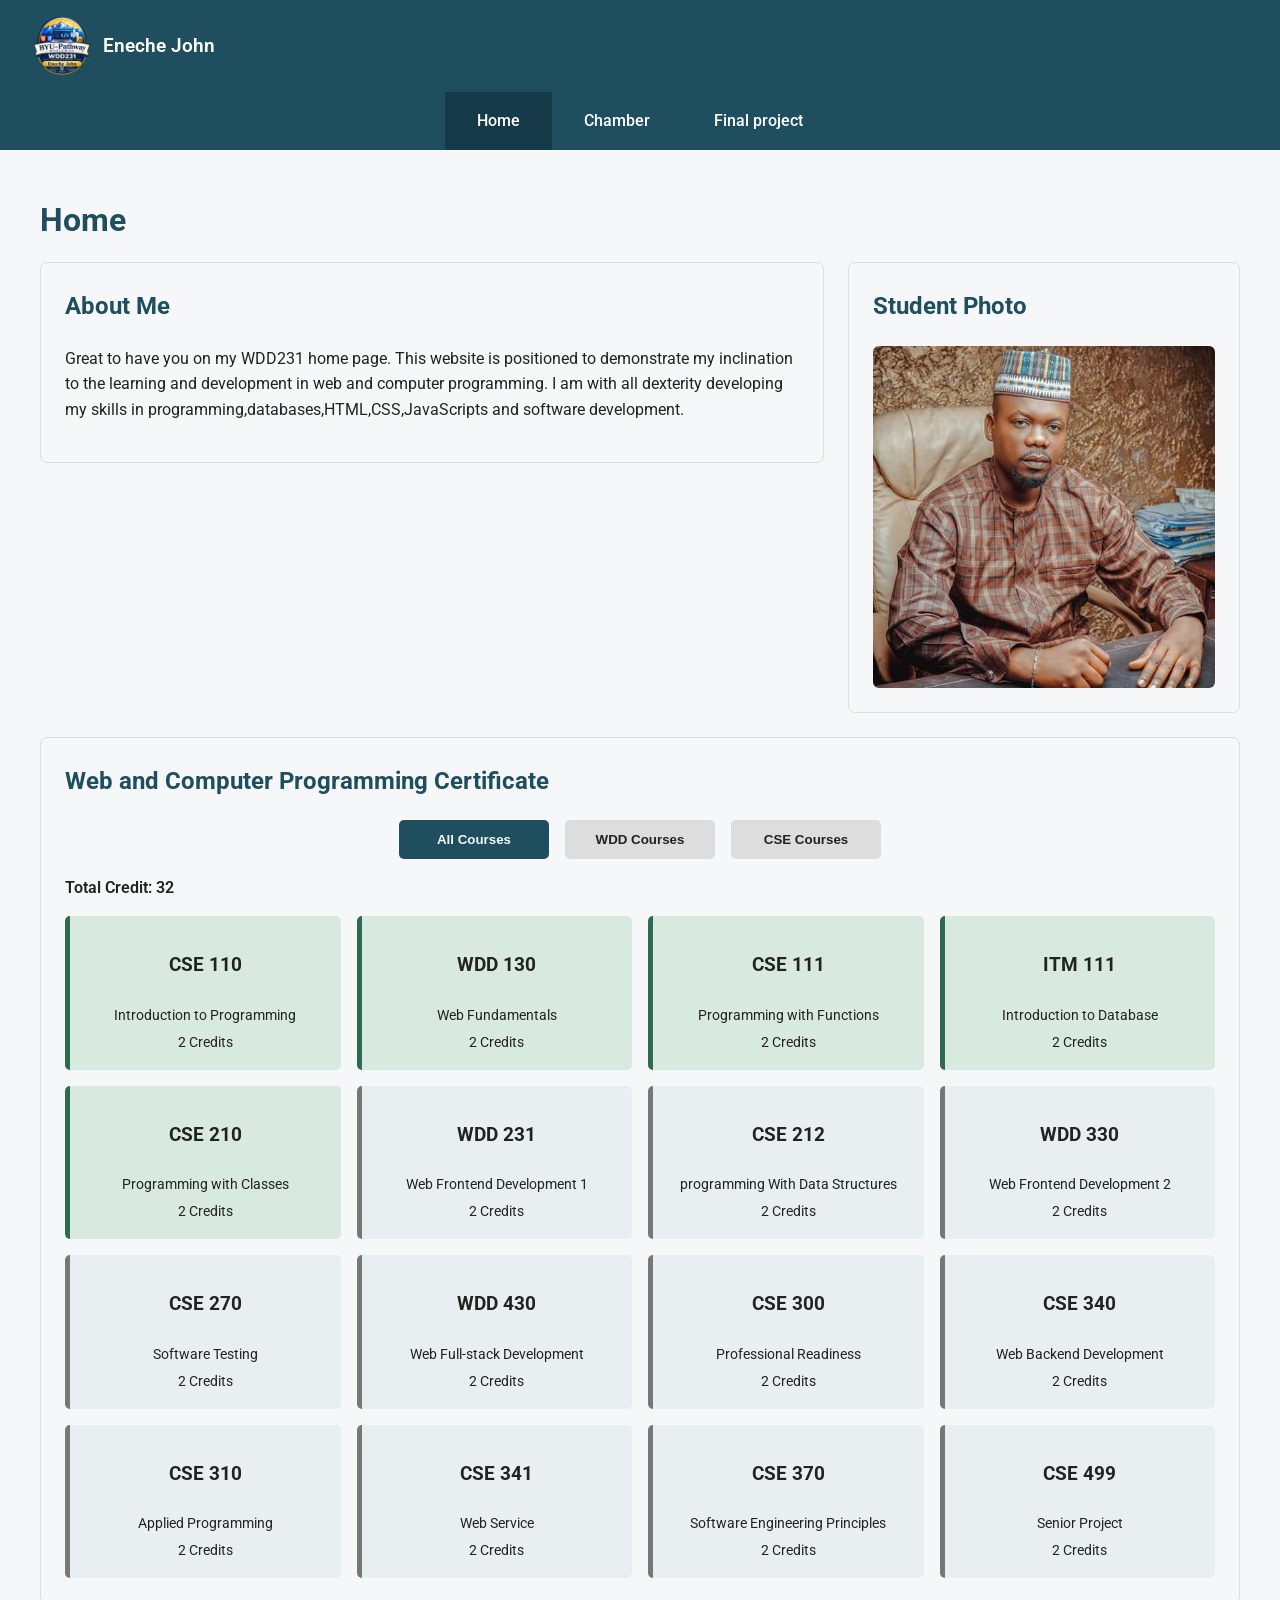
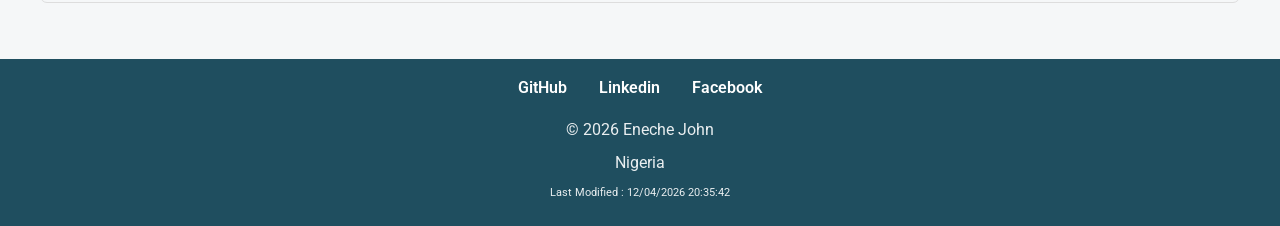
<file: index.html>
<!DOCTYPE html>
<html lang="en">
    <head>
        <meta charset="UTF-8">
        <meta name="viewport" content="width=device-width, initial-scale=1.0">
        <meta name="description" content="WDD231 course home page showing web and computer programming courses and projects.">
        <meta name="author" content="Eneche John">
        <title>WDD231 | Home</title>
        <link rel="preconnect" href="https://fonts.gstatic.com" crossorigin>
        <link href="https://fonts.googleapis.com/css2?family=Roboto:wght@400;500;700&display=swap" rel="stylesheet">
        <link rel="stylesheet" href="styles/small.css">
        <link rel="stylesheet" href="styles/larger.css">
        <script src="scripts/navigation.js" defer></script>
        <script src="scripts/date.js" defer></script>
        <script src="scripts/courses.js" defer></script>
    </head>
    <body>
        <header>
            <div class="header-content">
                <div class="profile">
                    <img src="images/logo.png" alt="Site logo" width="60" height="60"><span>Eneche John</span>
                </div>
                <button id="menu-button" aria-label="Open navigation menu" aria-expanded="false" aria-controls="primary-navigation">≡</button>
            </div>
            <nav id="primary-navigation" class="navigation">
                <a href="index.html" class="active">Home</a>
                <a href="chamber/directory.html" aria-label="Chamber of Commerce project">Chamber</a>
                <a href="#" aria-label="Final project">Final project</a>
            </nav>
        </header>
        <main>
            <h1>Home</h1>
            <div class="home-grid">
                <section class="about">
                    <h2>About Me</h2>
                    <p>
                        Great to have you on my WDD231 home page.
                        This website is positioned to demonstrate my inclination to the learning and development in web and computer programming.
                        I am with all dexterity developing my skills in programming,databases,HTML,CSS,JavaScripts and software development.
                    </p>
                </section>
                <section class="photo">
                    <h2>Student Photo</h2>
                    <img src="images/profile.jpg" alt="Student profile photograph" loading="lazy">
                </section>
                <section class="certificate">
                    <h2>Web and Computer Programming Certificate</h2>
                    <div class="course-buttons">
                        <button id="all-courses" class="filter-button active">All Courses</button>
                        <button id="wdd-courses" class="filter-button">WDD Courses</button>
                        <button id="cse-courses" class="filter-button">CSE Courses</button>
                    </div>
                    <p class="credits">Total Credit: <span id="total-credits">0</span></p>
                    <div id="course-container" class="course-container">
                        <!--the courses are inserted here via JavaScript-->
                    </div>
                </section>
            </div>
        </main>
        <footer>
            <div class="social-links">
                <a href="https://github.com/Eneche-web" target="_blank" rel="noopener noreferrer" aria-label="GitHub">GitHub</a>
                <a href="https://www.linkedin.com/in/Eneche-john/" target="_blank" rel="noopener noreferrer" aria-label="Linkedin">Linkedin</a>
                <a href="#" target="_blank" rel="noopener noreferrer" aria-label="Facebook">Facebook</a>
            </div>
            <div class="copyright">
                <p>
                    &copy;
                    <span id="currentyear"></span> Eneche John
                </p>
                <p>Nigeria</p>
            </div>
            <p id="lastModified"></p>
        </footer>
    </body>
</html>
</file>
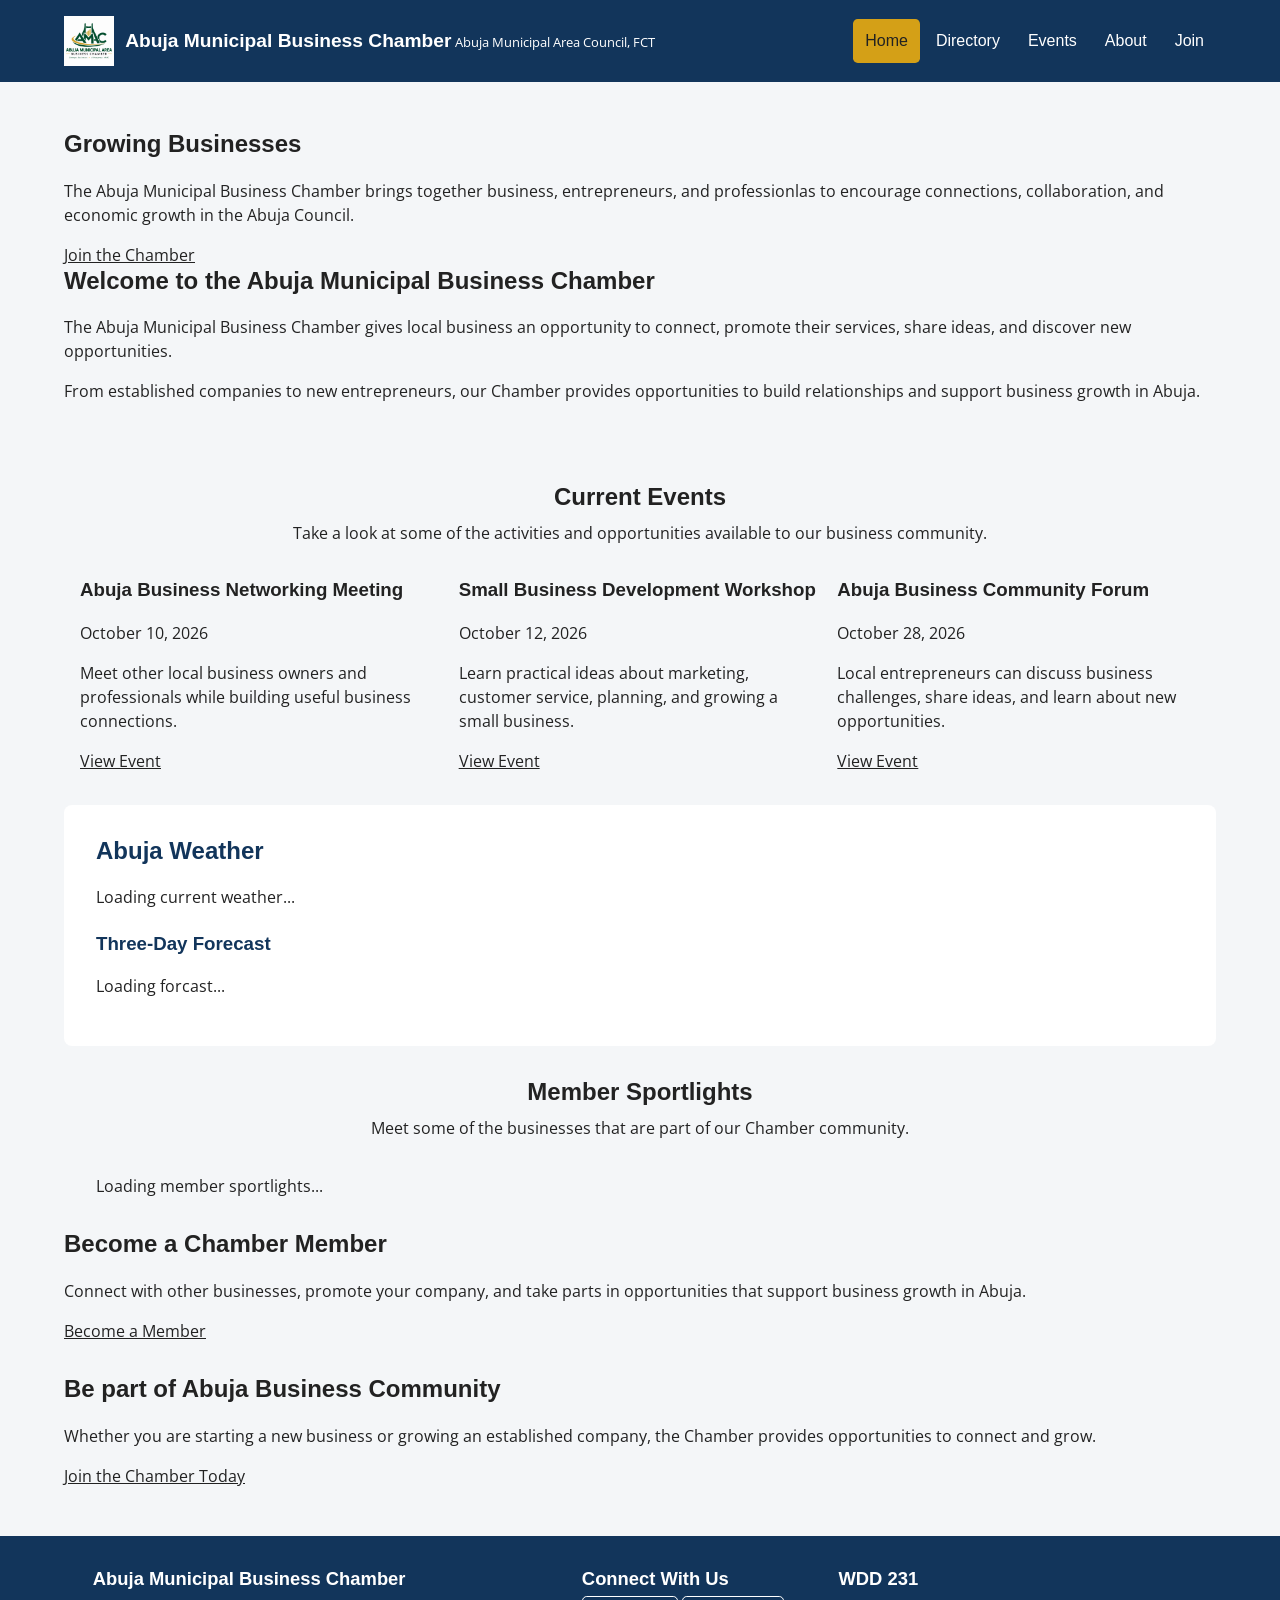
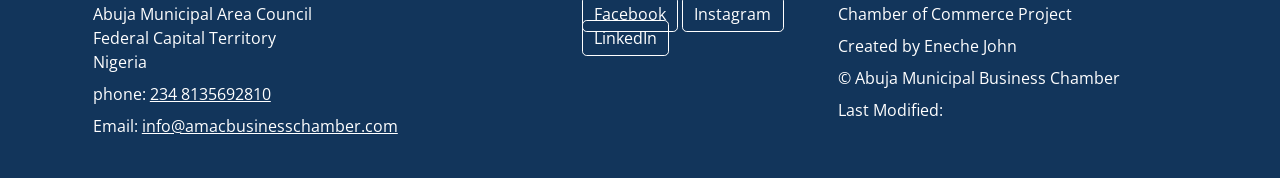
<file: chamber/index.html>
<!DOCTYPE html>
<html lang="en">
    <head>
        <meta charset="UTF-8">
        <meta name="viewport" content="width=device-width, initial-scale=1.0">
        <meta name="description" content="Abuja Municipal Business Chamber connects businesses, enterpreneurs, and professionals in Abuja Municipal Area Council, FCT,  Nigeria.">
        <meta name="author" content="Eneche John">
        <meta property="og:title" content="Abuja Municipal Business Chamber">
        <meta property="og:description" content="Connecting business and supporting business growth in Abuja Municipal Area Council.">
        <meta property="og:image" content="https://eneche-web.github.io/wdd231/chamber/images/logo.webp">
        <meta property="og:url" content="https://eneche-web.github.io/wdd231/chamber/index.html">
        <meta property="og:type" content="website">      
        <title>Abuja Municipal Area Business Chamber | Home</title>
        <link rel="icon" href="images/favicon.ico">
        <link rel="preconnect" href="https://fonts.googleapis.com">
        <link rel="preconnect" href="https://fonts.gstatic.com" crossorigin>
        <link href="https://fonts.googleapis.com/css2?family=Monserrat:wght@500;600;700&family=Open+Sans:wght@400;500;600&display=swap" rel="stylesheet">
        <link rel="stylesheet" href="styles/small.css">
        <link rel="stylesheet" href="styles/larger.css">
        <link rel="stylesheet" href="styles/normalize.css">
        <script src="scripts/home.js" defer></script>
    </head>
    <body>
        <header class="site-header">
            <div class="header-container">
                <a class="brand" href="index.html">
                    <img src="images/logo.webp" alt="Abuja Municipal Business Chamber logo" width="65" height="65">
                    <span class="brand-text">
                        <span class="brand-name">Abuja Municipal Business Chamber</span>
                        <span class="brand-location">Abuja Municipal Area Council, FCT</span>
                    </span>
                </a>
                <button id="menu" class="menu-button" type="button" aria-label="Open navigation menu" aria-controls="navigation">≡</button>
                <nav id="navigation" class="navigation" aria-label="Main navigation">
                    <a class="active" href="index.html">Home</a>
                    <a href="directory.html">Directory</a>
                    <a href="events.html">Events</a>
                    <a href="about.html">About</a>
                    <a href="join.html">Join</a>
                </nav>
        </header>
        <main>
            <section class="hero">
                <div class="hero-content">
                    <h1>Growing Businesses</h1>
                    <p>
                        The Abuja Municipal Business Chamber brings together business, entrepreneurs, and professionlas to encourage connections, collaboration,
                        and economic growth in the Abuja Council.
                    </p>
                    <a class="hero-button" href="join.html">Join the Chamber</a>
                </div>
            </section>
            <section class="welcome-section">
                <h2>Welcome to the Abuja Municipal  Business Chamber</h2>
                <p>
                    The Abuja Municipal Business Chamber gives local business an opportunity to connect,
                    promote their services, share ideas, and discover new opportunities.
                </p>
                <p>
                    From established companies to new entrepreneurs, our Chamber provides opportunities to build
                    relationships and support business growth in Abuja.
                </p>
            </section>
            <section class="events-section">
                <div class="section-heading">
                    <h2>Current Events</h2>
                    <p>
                        Take a look at some of the activities and opportunities available to our  business community.
                    </p>
                </div>
                <div class="events-container">
                    <article class="event-card">
                        <h3>Abuja Business Networking Meeting</h3>
                        <p class="event-date">
                            October 10, 2026
                        </p>
                        <p>
                            Meet other local business owners and professionals while building useful business connections.
                        </p>
                        <a href="events.html">View Event</a>
                    </article>
                    <article class="event-card">
                        <h3>Small Business Development Workshop</h3>
                        <p class="event-date">October 12, 2026</p>
                        <p>
                            Learn practical ideas about marketing, customer service, planning, and growing a small business.
                        </p>
                        <a href="events.html">View Event</a>
                    </article>
                    <article class="event-card">
                        <h3>Abuja Business Community Forum</h3>
                        <p class="event-date"> October 28, 2026</p>
                        <p>
                            Local entrepreneurs can discuss business challenges, share ideas, and learn about new opportunities.
                        </p>
                        <a href="events.html">View Event</a>
                    </article>
                </div>
            </section>
            <section class="weather-section">
                <h2>Abuja Weather</h2>
                <div id="current-weather" class="current-weather">
                    <p>Loading current weather...</p>
                </div>
                <h3>Three-Day Forecast</h3>
                <div id="forecast"  class="forecast-container">
                    <p>Loading forcast...</p>
                </div>
            </section>
            <section class="spotlight-section">
                <div class="section-heading">
                    <h2>Member Sportlights</h2>
                    <p>
                        Meet some of the businesses that are part of our Chamber community.
                    </p>
                </div>
                <div id="spotlights" class="spotlights-container">
                    <p>
                        Loading member sportlights...
                    </p>
                </div>
            </section>
            <section class="join-section">
                <h2>Become a Chamber Member</h2>
                <p>
                    Connect with other businesses, promote your company, and take parts in 
                    opportunities that support business growth in Abuja.
                </p>
                <a class="hero-button" href="join.html">Become a Member</a>
            </section>
            <section class="join-section final-call">
                <h2>
                    Be part of Abuja Business Community
                </h2>
                <p>
                    Whether you are starting a new business or growing an established company, the Chamber 
                    provides opportunities to connect and grow.
                </p>
                <a class="hero-button" href="join.html">Join the Chamber Today</a>
            </section>
        </main>
        <footer class="site-footer">
            <div class="footer-container">
                <div>
                    <h2>Abuja Municipal Business Chamber</h2>
                    <address>
                        Abuja Municipal Area Council<br>Federal Capital Territory<br>Nigeria
                    </address>
                    <p>
                        phone:
                        <a href="tel: +2348135692810">234 8135692810</a>
                    </p>
                    <p>
                        Email:
                        <a href="mailto:info@amacbusinesschamber.com">info@amacbusinesschamber.com</a>
                    </p>

                </div>
                <div>
                    <h2>Connect With Us</h2>
                    <div class="social-links">
                        <a href="#" aria-label="Facebook">Facebook</a>
                        <a href="#" aria-label="Instagram">Instagram</a>
                        <a href="#" aria-label="LinkedIn">LinkedIn</a>
                    </div>
                </div>
                <div>
                    <h2>WDD 231</h2>
                    <P>Chamber of Commerce Project</P>
                    <p>Created by Eneche John</p>
                    <p>&copy; <span id="currentyear"></span>Abuja Municipal Business Chamber</p>
                    <p>Last Modified: <span id="lastmodified"></span></p>
                </div>
            </div>
        </footer>
    </body>
</html>
</file>
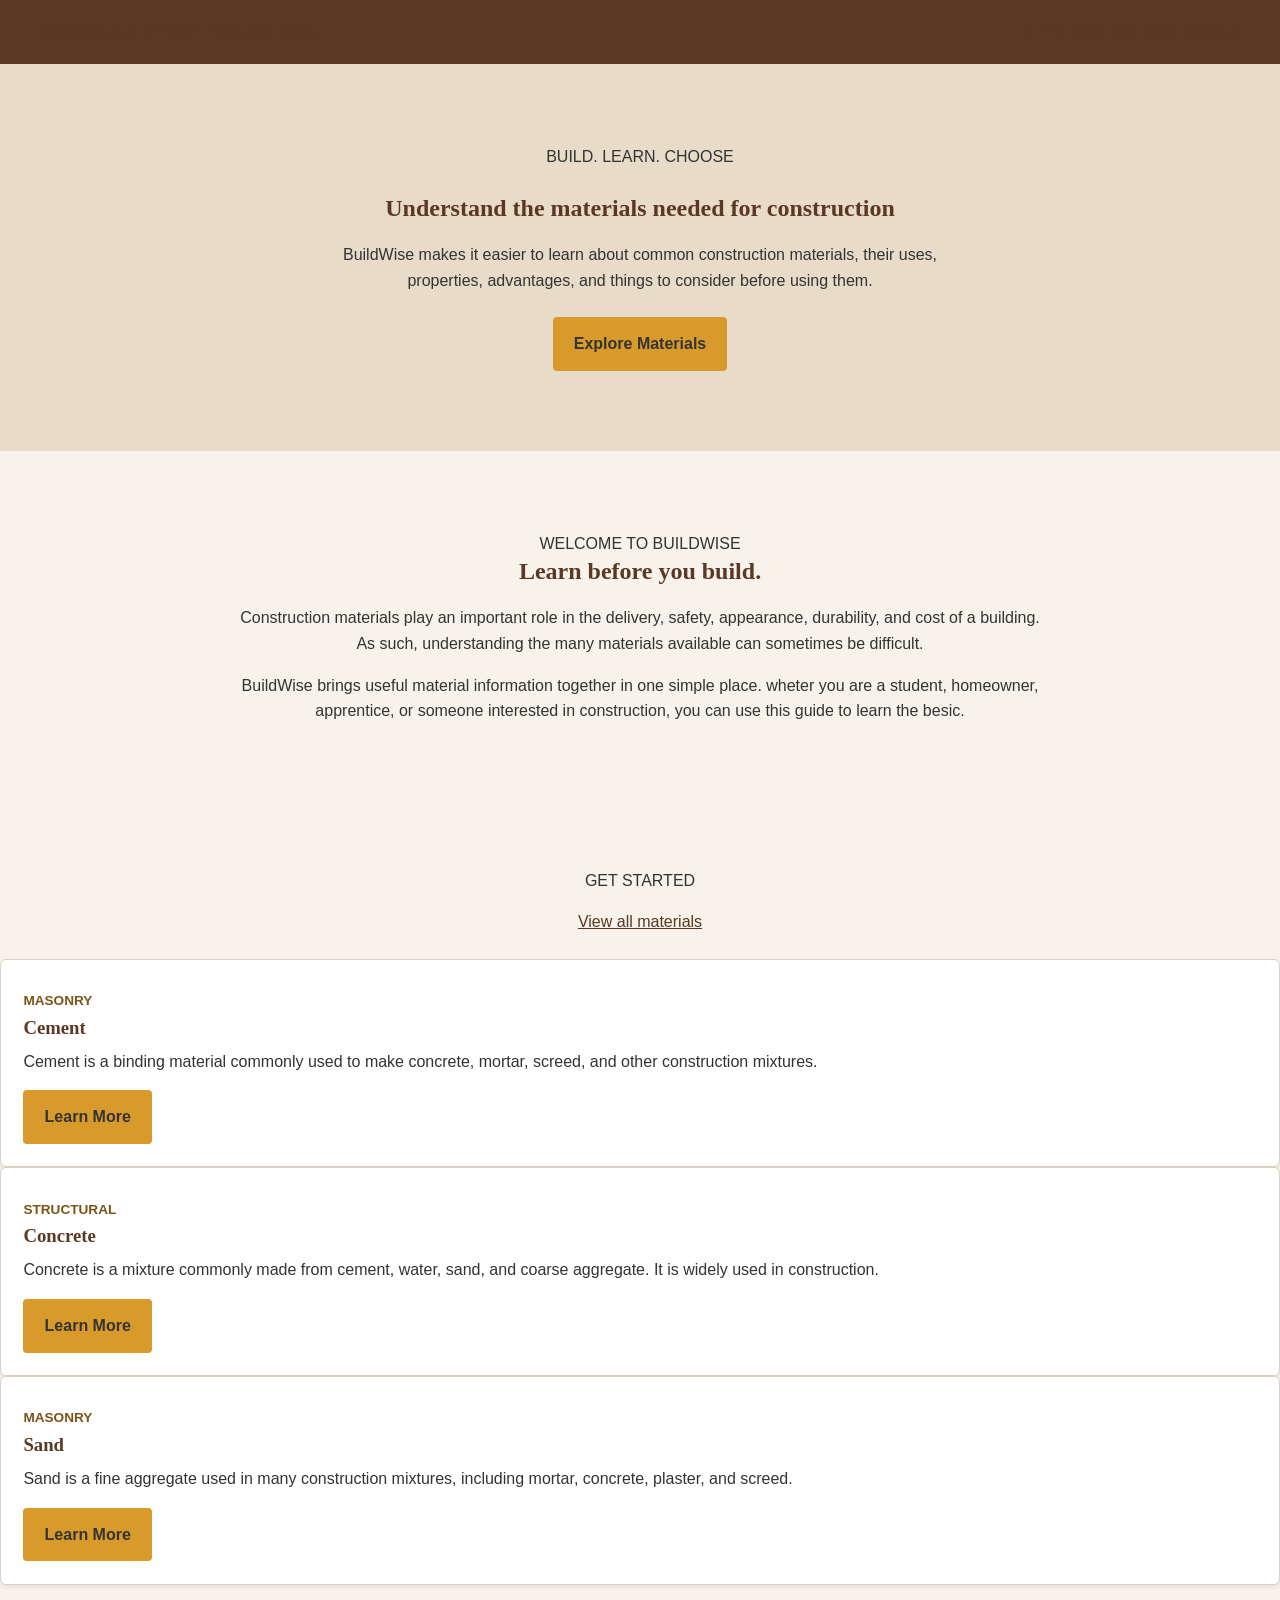
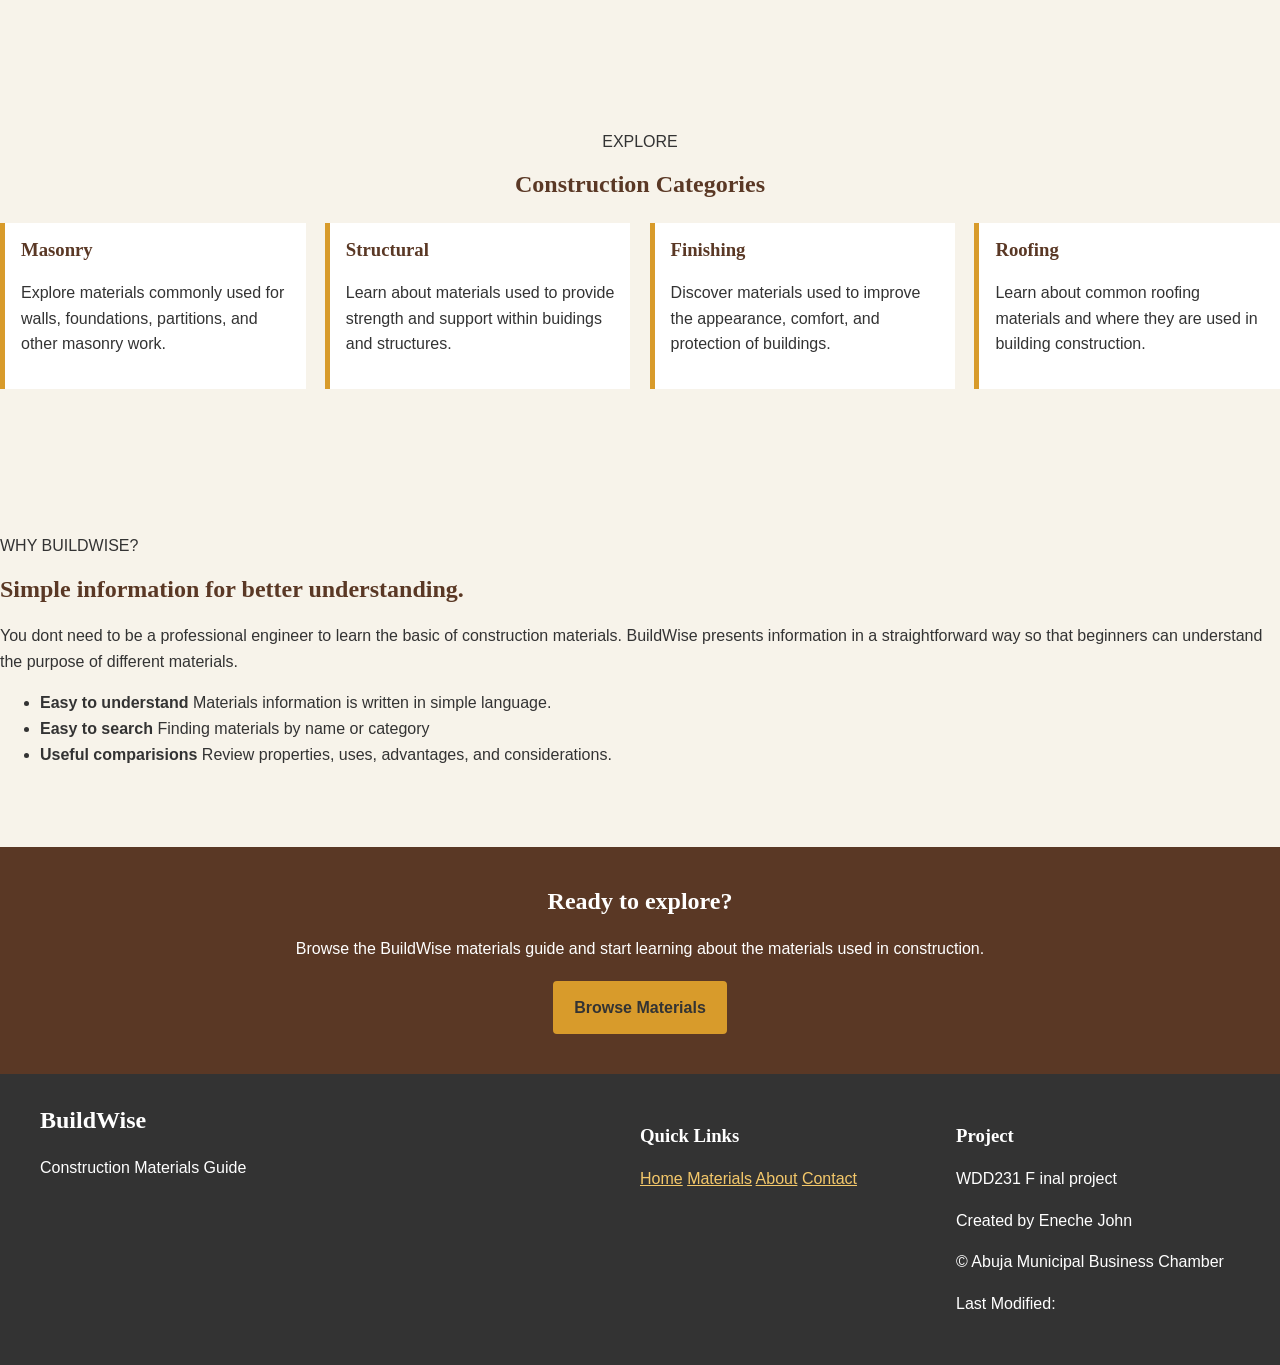
<file: project/index.html>
<!DOCTYPE html>
<html lang="en">
    <head>
        <meta charset="UTF-8">
        <meta name="viewport" content="width=device-width, initial-scale=1.0">
        <meta name="description" content="BuildWise is a simple construction materials guide that helps students, and buiders learn about common building materials.">
        <meta name="author" content="Eneche John">
        <meta property="og:title" content="BuildWise | Construction Material Guide">
        <meta property="og:description" content="Learn about common construction materials, their uses, properties, advantages, and important considerations.">
        <meta property="og:type" content="website">      
        <title>BuildWise | Construction Materials Guide</title>
        <link rel="stylesheet" href="styles/small.css">
        <link rel="stylesheet" href="styles/larger.css">
        <script src="scripts/main.js" defer></script>
    </head>
    <body>
        <header class="site-header">
            <div class="header-container">
                <a class="logo" href="index.html">
                    <span class="logo-main">BuildWise</span>
                    <span class="logo-tagline">Construction Materials Guide</span>
                </a>
                <button id="menu-button" class="menu-button" aria-label="Open navigation menu" aria-expanded="false" aria-controls="navigation">≡</button>
                <nav id="primary-navigation" class="navigation">
                    <a class="active" href="index.html">Home</a>
                    <a href="materials.html">Materials</a>
                    <a href="about.html">About</a>
                    <a href="contact.html">Contact</a>
                </nav>
            </div>
        </header>
        <main>
            <section class="hero">
                <div class="hero-content">
                    <p class="eyebrow">BUILD. LEARN. CHOOSE</p>
                    <h1>Understand the materials needed for construction</h1>
                    <p>
                        BuildWise makes it easier to learn about common construction materials, their uses,
                        properties, advantages, and things to consider before using them.
                    </p>
                    <a class="button" href="materials.html">Explore Materials</a>
                </div>
            </section>
            <section class="intro section-container">
                <div>
                    <p class="section-label">WELCOME TO BUILDWISE</p>
                    <h2>Learn before you build.</h2>
                    <p>
                        Construction materials play an important role in the delivery, safety, appearance, durability, 
                        and cost of a building. As such, understanding the many materials available can sometimes be difficult.
                    </p>
                    <p>
                        BuildWise brings useful material information together in one simple place. wheter you are a student,
                        homeowner, apprentice, or someone interested in construction, you can use this guide to learn the besic.
                    </p>
                </div>
            </section>
            <section class="featured section-container">
                <div class="section-heading">
                    <div>
                        <p class="section-label">GET STARTED</p>
                    </div>
                    <a href="materials.html">
                        View all materials
                    </a>
                </div>
                <div id="featured-materials" class="loading-message">
                    Loading materials...
                </div>
            </section>
            <section class="categories">
                <div class="section-container">
                    <div class="section-heading">
                        <div>
                            <p class="section-label">EXPLORE</p>
                            <h2>
                                Construction Categories
                            </h2>
                        </div>
                    </div>
                    <div class="category-grid">
                        <article class="category-card">
                            <div class="category-icon">

                            </div>
                            <h3>Masonry</h3>
                            <p>
                                Explore materials commonly used for walls, foundations, partitions, and other masonry work.
                            </p>
                        </article>
                        <article class="category-card">
                            <div class="category-icon">

                            </div>
                            <h3>
                                Structural
                            </h3>
                            <p>
                                Learn about materials used to provide strength and support within buidings and structures.
                            </p>
                        </article>
                        <article class="category-card">
                            <div class="category-icon">

                            </div>
                            <h3>
                                Finishing
                            </h3>
                            <p>
                                Discover materials used to improve the appearance, comfort, and protection of buildings.
                            </p>
                        </article>
                        <article class="category-card">
                            <div class="category-icon">

                            </div>
                            <h3>
                                Roofing
                            </h3>
                            <p>
                                Learn about common roofing materials and where they are used in building construction.
                            </p>
                        </article>
                    </div>
                </div>
            </section>
            <section class="why-buildwise section-container">
                <div class="why-content">
                    <p class="section-label">WHY BUILDWISE?</p>
                    <h2>
                        Simple information for better understanding.
                    </h2>
                    <p>
                        You dont need to be a professional engineer to learn the basic of construction materials.
                        BuildWise presents information in a straightforward way so that beginners can understand the 
                        purpose of different materials.
                    </p>
                    <ul class="benefit-list">
                        <li>
                            <strong>Easy to understand</strong>
                            <span>Materials information is written in simple language.</span>
                        </li>
                        <li>
                            <strong>Easy to search</strong>
                            <span>Finding materials by name or category</span>
                        </li>
                        <li>
                            <strong>Useful comparisions</strong>
                            <span>Review properties, uses, advantages, and considerations.</span>
                        </li>
                    </ul>
                </div>
            </section>
            <section class="call-to-action">
                <div class="section-container">
                    <h2>
                        Ready to explore?
                    </h2>
                    <p>
                        Browse the BuildWise materials guide and start learning about the materials used in construction.
                    </p>
                    <a class="button button-light" href="materials.html">
                        Browse Materials
                    </a>
                </div>
            </section>
        </main>
        <footer class="site-footer">
            <div class="footer-container">
                <div>
                    <h2>BuildWise</h2>
                    <p>
                        Construction Materials Guide
                    </p>

                </div>
                <div>
                    <h3>
                        Quick Links
                    </h3>
                    <a href="index.html">Home</a>
                    <a href="materials.html">Materials</a>
                    <a href="about.html">About</a>
                    <a href="contact.html">Contact</a>
                </div>
                <div>
                    <h3>Project</h3>
                    <P>WDD231 F inal project</P>
                    <p>Created by Eneche John</p>
                    <p>&copy; <span id="currentyear"></span>Abuja Municipal Business Chamber</p>
                    <p>Last Modified: <span id="lastmodified"></span></p>
                </div>
            </div>
        </footer>
    </body>
</html>
</file>
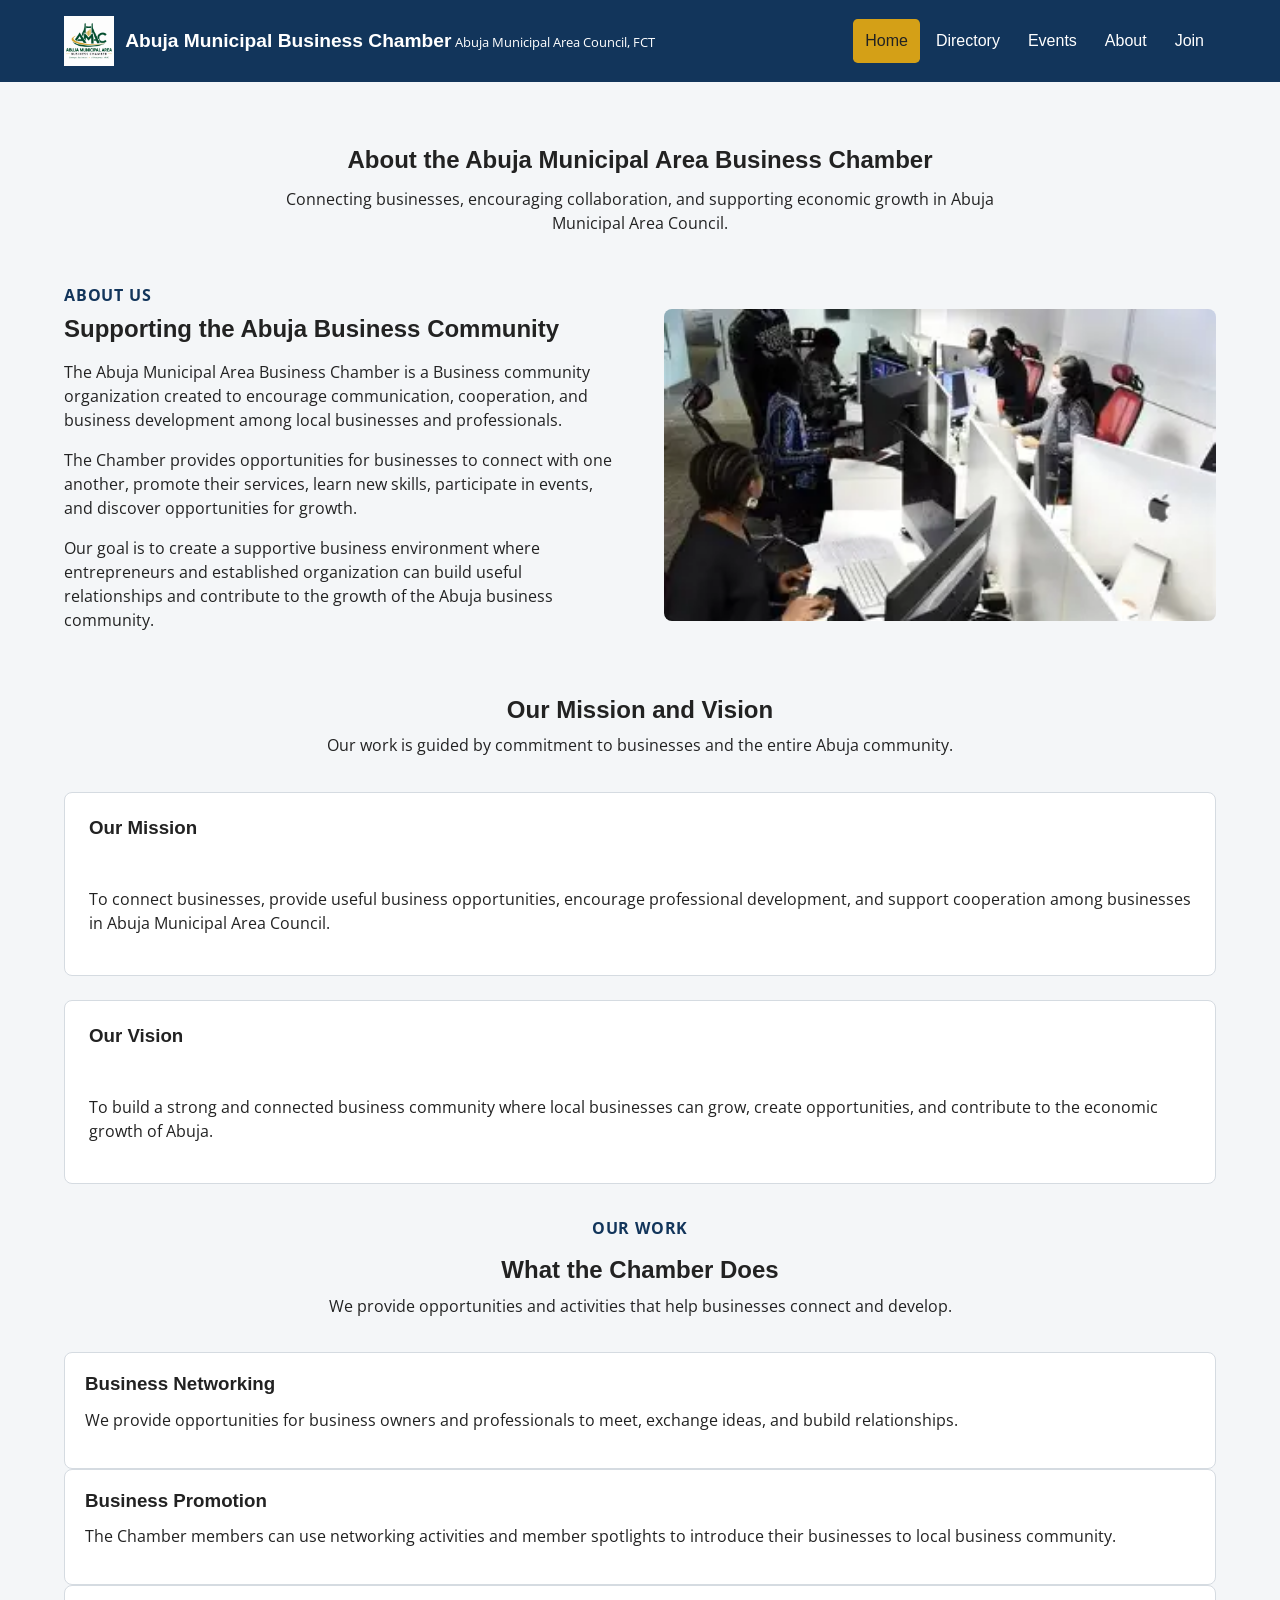
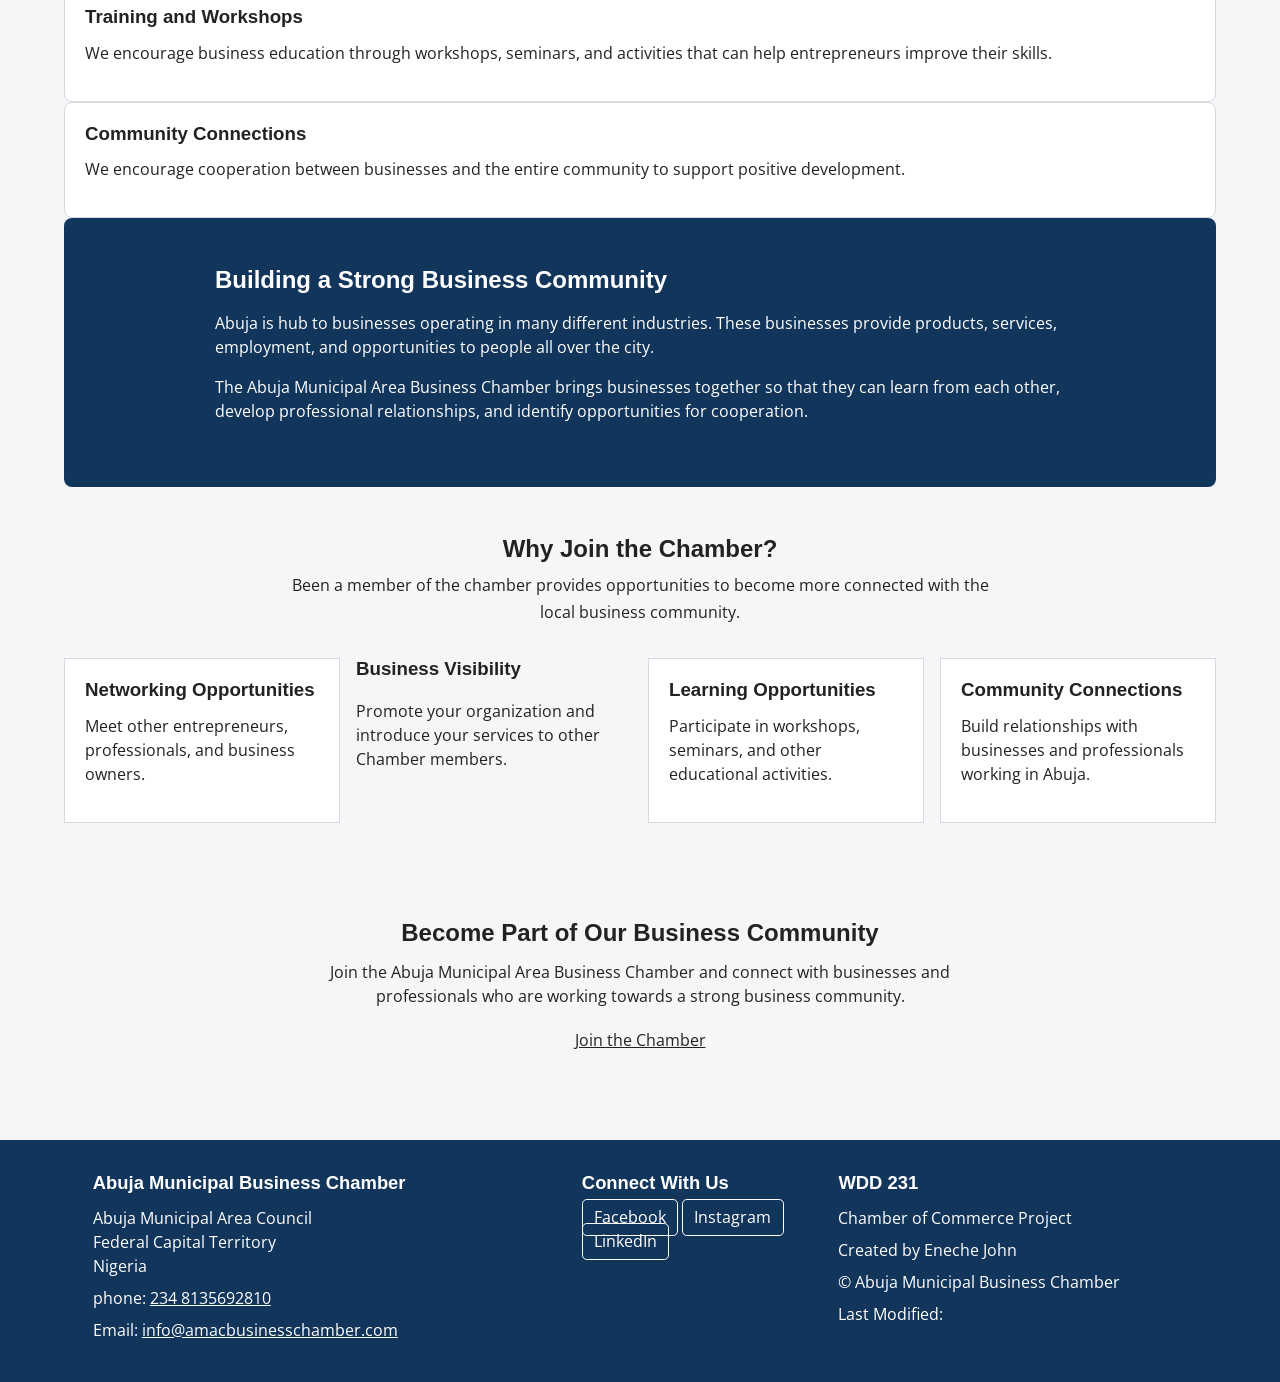
<file: chamber/about.html>
<!DOCTYPE html>
<html lang="en">
    <head>
        <meta charset="UTF-8">
        <meta name="viewport" content="width=device-width, initial-scale=1.0">
        <meta name="description" content="Learn about the Abuja Municipal Business Chamber, its mission, vision, and commitment to supporting businesses in Abuja.">
        <meta name="author" content="Eneche John">
        <meta property="og:title" content="Abuja Municipal Business Chamber">
        <meta property="og:description" content="Connecting business and supporting business growth in Abuja Municipal Area Council.">
        <meta property="og:image" content="https://eneche-web.github.io/wdd231/chamber/images/logo.webp">
        <meta property="og:url" content="https://eneche-web.github.io/wdd231/chamber/index.html">
        <meta property="og:type" content="website">      
        <title>About | Abuja Municipal Area Business Chamber</title>
        <link rel="icon" href="images/favicon.ico">
        <link rel="preconnect" href="https://fonts.googleapis.com">
        <link rel="preconnect" href="https://fonts.gstatic.com" crossorigin>
        <link href="https://fonts.googleapis.com/css2?family=Monserrat:wght@500;600;700&family=Open+Sans:wght@400;500;600&display=swap" rel="stylesheet">
        <link rel="stylesheet" href="styles/small.css">
        <link rel="stylesheet" href="styles/larger.css">
        <link rel="stylesheet" href="styles/normalize.css">
        <link rel="stylesheet" href="styles/about.css">
        <script src="scripts/about.js" defer></script>
    </head>
    <body>
        <header class="site-header">
            <div class="header-container">
                <a class="brand" href="index.html">
                    <img src="images/logo.webp" alt="Abuja Municipal Business Chamber logo" width="65" height="65">
                    <span class="brand-text">
                        <span class="brand-name">Abuja Municipal Business Chamber</span>
                        <span class="brand-location">Abuja Municipal Area Council, FCT</span>
                    </span>
                </a>
                <button id="menu" class="menu-button" type="button" aria-label="Open navigation menu" aria-controls="navigation">≡</button>
                <nav id="navigation" class="navigation" aria-label="Main navigation">
                    <a class="active" href="index.html">Home</a>
                    <a href="directory.html">Directory</a>
                    <a href="events.html">Events</a>
                    <a href="about.html">About</a>
                    <a href="join.html">Join</a>
                </nav>
        </header>
        <main class="about-page">
            <section class="about-heading">
                <h1>About the Abuja Municipal Area Business Chamber</h1>
                <p>
                    Connecting businesses, encouraging collaboration, and supporting economic growth in Abuja Municipal Area Council.
                </p>
            </section>
            <section class="about-introduction">
                <div class="about-text">
                    <span class="section-label">About Us</span>
                    <h2>
                        Supporting the Abuja Business Community
                    </h2>
                    <p>
                        The Abuja Municipal Area Business Chamber is a Business community organization created 
                        to encourage communication, cooperation, and business development among local businesses and professionals.
                    </p>
                    <p>
                        The Chamber provides opportunities for businesses to connect with one another, promote their services, learn new skills,
                        participate in events, and discover opportunities for growth.
                    </p>
                    <p>
                        Our goal is to create a supportive business environment where entrepreneurs and established organization can build useful
                        relationships and contribute to the growth of the Abuja business community.
                    </p>
                </div>
                <div class="about-image">
                    <img src="images/business3.webp" alt="Business and construction activity in Abuja" width="600" height="400" loading="lazy">
                </div>
            </section>
            <section class="misssion-section">
                <div class="section-heading">
                    <h2>Our Mission and Vision</h2>
                    <p>
                        Our work is guided by commitment to businesses and the entire Abuja community.
                    </p>
                </div>
                <div class="mission-grid">
                    <article class="mission-card">
                        <h3>Our Mission</h3>
                        <p>
                            To connect businesses, provide useful business opportunities, encourage professional
                            development, and support cooperation among businesses in Abuja Municipal Area Council.
                        </p>
                    </article>
                    <article class="mission-card">
                        <h3>Our Vision</h3>
                        <p>
                            To build a strong and connected business community where local businesses can grow, 
                            create opportunities, and contribute to the economic growth of Abuja.
                        </p>
                    </article>
                </div>
            </section>
            <section class="What-we-do">
                <div class="section-heading">
                    <span class="section-label">Our Work</span>
                    <h2>What the Chamber Does</h2>
                    <p>
                        We provide opportunities and activities that help businesses connect and develop.
                    </p>
                </div>
                <div class="service-gird">
                    <article class="about-card">
                        <h3>Business Networking</h3>
                        <p>
                            We provide opportunities for business owners and professionals to meet, exchange ideas, and bubild relationships.
                        </p>
                    </article>
                    <article class="about-card">
                        <h3>Business Promotion</h3>
                        <p>
                            The Chamber members can use networking activities and member spotlights to introduce their businesses to local business community.
                        </p>
                    </article>
                    <article class="about-card">
                        <h3>Training and Workshops</h3>
                        <p>
                            We encourage business education through workshops, seminars, and activities that
                            can help entrepreneurs improve their skills.
                        </p>
                    </article>
                    <article class="about-card">
                        <h3>Community Connections</h3>
                        <p>
                            We encourage cooperation between businesses and the entire community to support positive development.
                        </p>
                    </article>
                </div>
            </section>
            <section class="community-section">
                <div class="community-content">
                    <h2>Building a Strong Business Community</h2>
                    <p>
                        Abuja is hub to businesses operating in many different industries. These businesses provide products, services, employment, and opportunities to 
                        people all over the city.
                    </p>
                    <p>
                        The Abuja Municipal Area Business Chamber brings businesses together so that they can learn from each other,
                        develop professional relationships, and identify opportunities for cooperation.
                    </p>
                </div>
            </section>
            <section class="benefits-section">
                <div class="section-heading">
                    <h2>Why Join the Chamber?</h2>
                    <p>
                        Been a member of the chamber provides opportunities to become more connected with the local business community.
                    </p>
                </div>
                <div class="benefits-grid">
                    <article class="benefit-card">
                        <h3>Networking Opportunities</h3>
                        <p>
                            Meet other entrepreneurs, professionals, and business owners.
                        </p>
                    </article>
                    <article class="benefits-card">
                        <h3>Business Visibility</h3>
                        <p>
                            Promote your organization and introduce your services to other Chamber members.
                        </p>
                    </article>
                    <article class="benefit-card">
                        <h3>Learning Opportunities</h3>
                        <p>
                            Participate in workshops, seminars, and other educational activities.
                        </p>
                    </article>
                    <article class="benefit-card">
                        <h3>Community Connections</h3>
                        <p>
                            Build relationships with businesses and professionals working in Abuja.
                        </p>
                    </article>
                </div>
            </section>
            <section class="about-cta">
                <h2>Become Part of Our Business Community</h2>
                <p>
                    Join the Abuja Municipal Area Business Chamber and connect with businesses and professionals 
                    who are working towards a strong business community.
                </p>
                <a href="join.html" class="hero-button">Join the Chamber</a>
            </section>
        </main>
        <footer class="site-footer">
            <div class="footer-container">
                <div>
                    <h2>Abuja Municipal Business Chamber</h2>
                    <address>
                        Abuja Municipal Area Council<br>Federal Capital Territory<br>Nigeria
                    </address>
                    <p>
                        phone:
                        <a href="tel: +2348135692810">234 8135692810</a>
                    </p>
                    <p>
                        Email:
                        <a href="mailto:info@amacbusinesschamber.com">info@amacbusinesschamber.com</a>
                    </p>

                </div>
                <div>
                    <h2>Connect With Us</h2>
                    <div class="social-links">
                        <a href="#" aria-label="Facebook">Facebook</a>
                        <a href="#" aria-label="Instagram">Instagram</a>
                        <a href="#" aria-label="LinkedIn">LinkedIn</a>
                    </div>
                </div>
                <div>
                    <h2>WDD 231</h2>
                    <P>Chamber of Commerce Project</P>
                    <p>Created by Eneche John</p>
                    <p>&copy; <span id="currentyear"></span>Abuja Municipal Business Chamber</p>
                    <p>Last Modified: <span id="lastmodified"></span></p>
                </div>
            </div>
        </footer>
    </body>
</html>
</file>
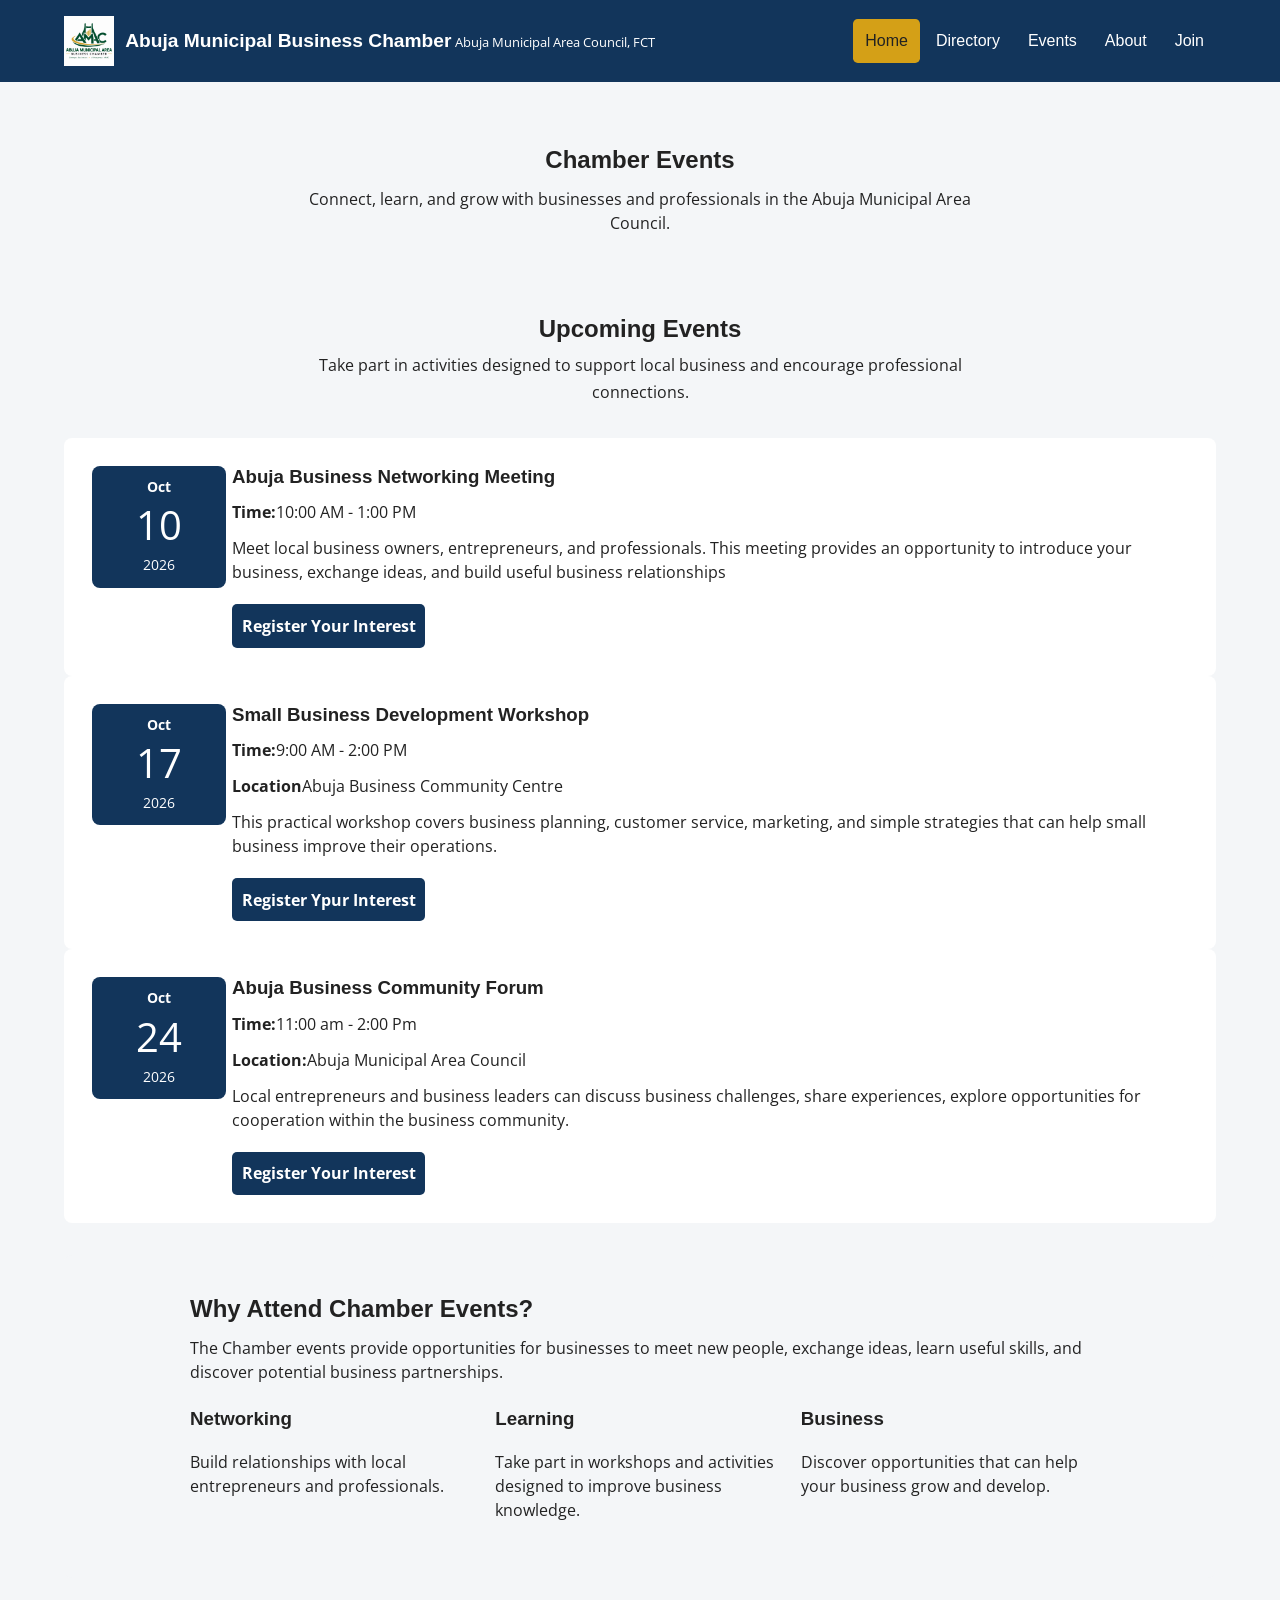
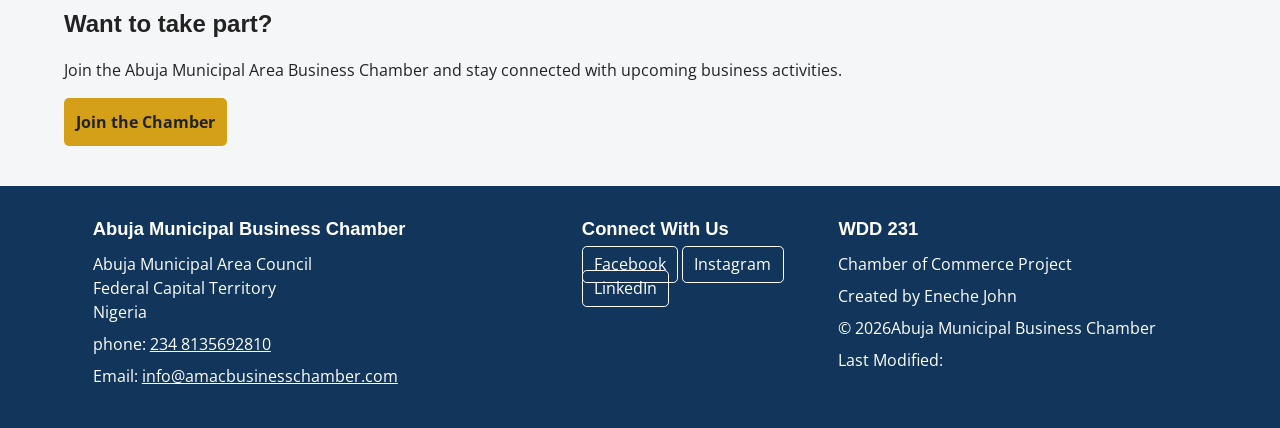
<file: chamber/events.html>
<!DOCTYPE html>
<html lang="en">
    <head>
        <meta charset="UTF-8">
        <meta name="viewport" content="width=device-width, initial-scale=1.0">
        <meta name="description" content="Upcoming business events, workshops, networking meetings, and activities from the Abuja Municipal Area Business Chamber.">
        <meta name="author" content="Eneche John">
        <meta property="og:title" content="Abuja Municipal Business Chamber">
        <meta property="og:description" content="View upcoming business events, workshops, networking meetings, and activities in Abuja, Nigeria.">
        <meta property="og:image" content="https://eneche-web.github.io/wdd231/chamber/images/logo.webp">
        <meta property="og:url" content="https://eneche-web.github.io/wdd231/chamber/index.html">
        <meta property="og:type" content="website">      
        <title>Events | Abuja Municipal Area Business Chamber</title>
        <link rel="icon" href="images/favicon.ico">
        <link rel="preconnect" href="https://fonts.googleapis.com">
        <link rel="preconnect" href="https://fonts.gstatic.com" crossorigin>
        <link href="https://fonts.googleapis.com/css2?family=Monserrat:wght@500;600;700&family=Open+Sans:wght@400;500;600&display=swap" rel="stylesheet">
        <link rel="stylesheet" href="styles/small.css">
        <link rel="stylesheet" href="styles/larger.css">
        <link rel="stylesheet" href="styles/normalize.css">
        <link rel="stylesheet" href="styles/events.css">
        <script src="scripts/events.js" defer></script>
    </head>
    <body>
        <header class="site-header">
            <div class="header-container">
                <a class="brand" href="index.html">
                    <img src="images/logo.webp" alt="Abuja Municipal Business Chamber logo" width="65" height="65">
                    <span class="brand-text">
                        <span class="brand-name">Abuja Municipal Business Chamber</span>
                        <span class="brand-location">Abuja Municipal Area Council, FCT</span>
                    </span>
                </a>
                <button id="menu" class="menu-button" type="button" aria-label="Open navigation menu" aria-controls="navigation">≡</button>
                <nav id="navigation" class="navigation" aria-label="Main navigation">
                    <a class="active" href="index.html">Home</a>
                    <a href="directory.html">Directory</a>
                    <a href="events.html">Events</a>
                    <a href="about.html">About</a>
                    <a href="join.html">Join</a>
                </nav>
        </header>
        <main class="events-page">
            <section class="events-heading">
                <h1>Chamber Events</h1>
                <p>
                    Connect, learn, and grow with businesses and professionals in the Abuja Municipal Area Council.
                </p>
            </section>
            <section class="upcoming-events">
                <div class="section-heading">
                    <h2>Upcoming Events</h2>
                    <p>
                        Take part in activities designed to support local business and encourage professional connections.
                    </p>
                </div>
                <div class="events-list">
                    <article class="event-detail-card">
                        <div class="event-date-box">
                            <span class="event-month">Oct</span>
                            <span class="event-day">10</span>
                            <span class="event-year">2026</span>
                        </div>
                        <div class="event-information">
                            <h3>Abuja Business Networking Meeting</h3>
                            <p class="event-time"><strong>Time:</strong>10:00 AM - 1:00 PM</p>
                            <P>
                                Meet local business owners, entrepreneurs, and professionals. This meeting provides an opportunity to 
                                introduce your business, exchange ideas, and build useful business relationships
                            </P>
                            <a href="join.html" class="event-button">Register Your Interest</a>
                        </div>
                    </article>
                    <article class="event-detail-card">
                        <div class="event-date-box">
                            <span class="event-month">Oct</span>
                            <span class="event-day">17</span>
                            <span class="event-year">2026</span>
                        </div>
                        <div class="event-information">
                            <h3>Small Business Development Workshop</h3>
                            <p class="event-time"><strong>Time:</strong>9:00 AM - 2:00 PM</p>
                            <p class="event-Location"><strong>Location</strong>Abuja Business Community Centre</p>
                            <p>
                                This practical workshop covers business planning, customer service, marketing, and simple strategies that
                                can help small business improve their operations.
                            </p>
                            <a href="join.html" class="event-button">Register Ypur Interest</a>
                        </div>
                    </article>
                    <article class="event-detail-card">
                        <div class="event-date-box">
                            <span class="event-month">Oct</span>
                            <span class="event-day">24</span>
                            <span class="event-year">2026</span>
                        </div>
                        <div class="event-information">
                            <h3>Abuja Business Community Forum</h3>
                            <p class="event-time"><strong>Time:</strong>11:00 am - 2:00 Pm</p>
                            <p class="event-location"><strong>Location:</strong>Abuja Municipal Area Council</p>
                            <p>
                                Local entrepreneurs and business leaders can discuss business challenges, share experiences, explore opportunities for cooperation within the business community.
                            </p>
                            <a href="join.html" class="event-button">Register Your Interest</a>
                        </div>
                    </article>
                </div>
            </section>
            <section class="event-information-section">
                <div class="event-information-content">
                    <h2>Why Attend Chamber Events?</h2>
                    <p>
                        The Chamber events provide opportunities for businesses to meet new people, exchange ideas,
                        learn useful skills, and discover potential business partnerships.
                    </p>
                    <div class="event-benefits">
                        <div class="benefit">
                            <h3>Networking</h3>
                            <p>
                                Build relationships with local entrepreneurs and professionals.
                            </p>
                        </div>
                        <div class="benefit">
                            <h3>Learning</h3>
                            <p>
                                Take part in workshops and activities designed to improve business knowledge.
                            </p>
                        </div>
                        <div class="benefit">
                            <h3>Business</h3>
                            <p>
                                Discover opportunities that can help your business grow and develop.
                            </p>
                        </div>
                    </div>
                </div>
            </section>
            <section class="events-cta">
                <h2>Want to take part?</h2>
                <p>
                    Join the Abuja Municipal Area Business Chamber and stay connected with upcoming business activities.
                </p>
                <a href="join.html" class="hero-button">Join the Chamber</a>
            </section>
        </main>
        <footer class="site-footer">
            <div class="footer-container">
                <div>
                    <h2>Abuja Municipal Business Chamber</h2>
                    <address>
                        Abuja Municipal Area Council<br>Federal Capital Territory<br>Nigeria
                    </address>
                    <p>
                        phone:
                        <a href="tel: +2348135692810">234 8135692810</a>
                    </p>
                    <p>
                        Email:
                        <a href="mailto:info@amacbusinesschamber.com">info@amacbusinesschamber.com</a>
                    </p>

                </div>
                <div>
                    <h2>Connect With Us</h2>
                    <div class="social-links">
                        <a href="#" aria-label="Facebook">Facebook</a>
                        <a href="#" aria-label="Instagram">Instagram</a>
                        <a href="#" aria-label="LinkedIn">LinkedIn</a>
                    </div>
                </div>
                <div>
                    <h2>WDD 231</h2>
                    <P>Chamber of Commerce Project</P>
                    <p>Created by Eneche John</p>
                    <p>&copy; <span id="currentyear"></span>Abuja Municipal Business Chamber</p>
                    <p>Last Modified: <span id="lastmodified"></span></p>
                </div>
            </div>
        </footer>
    </body>
</html>
</file>
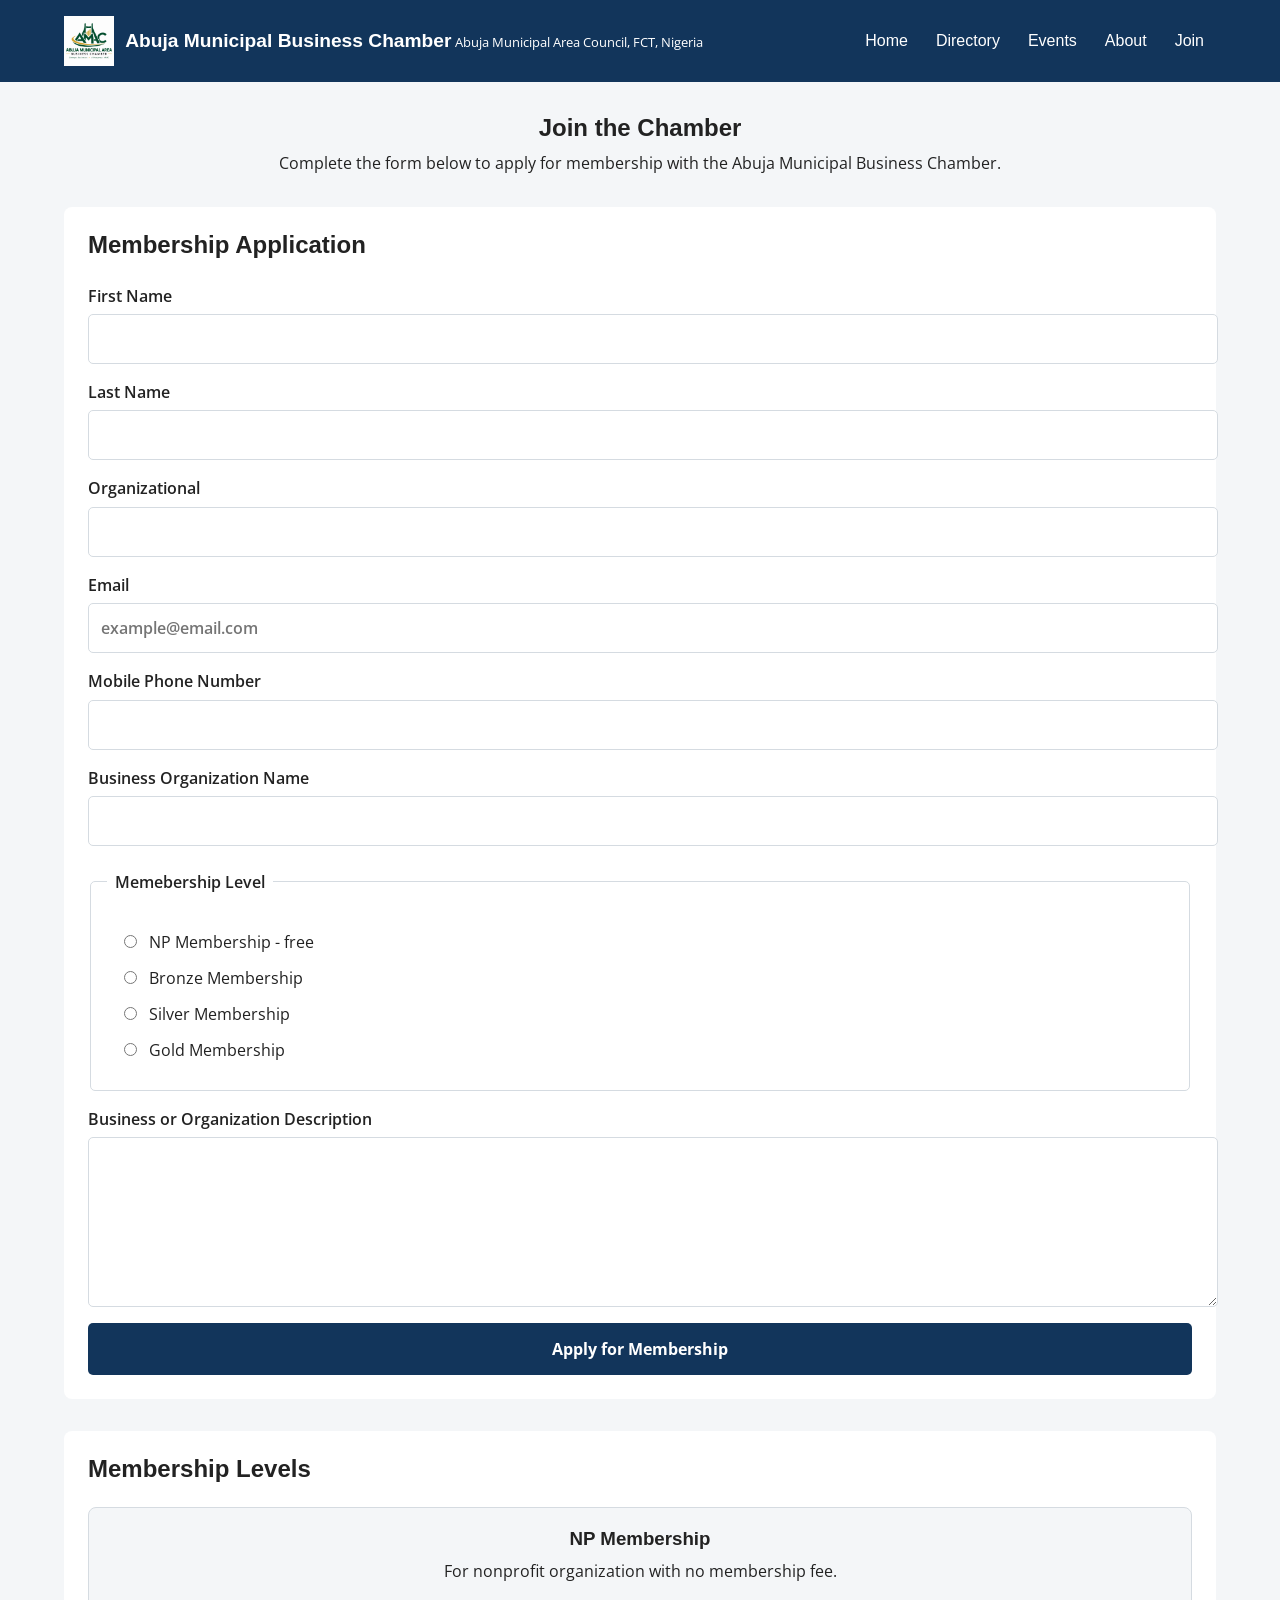
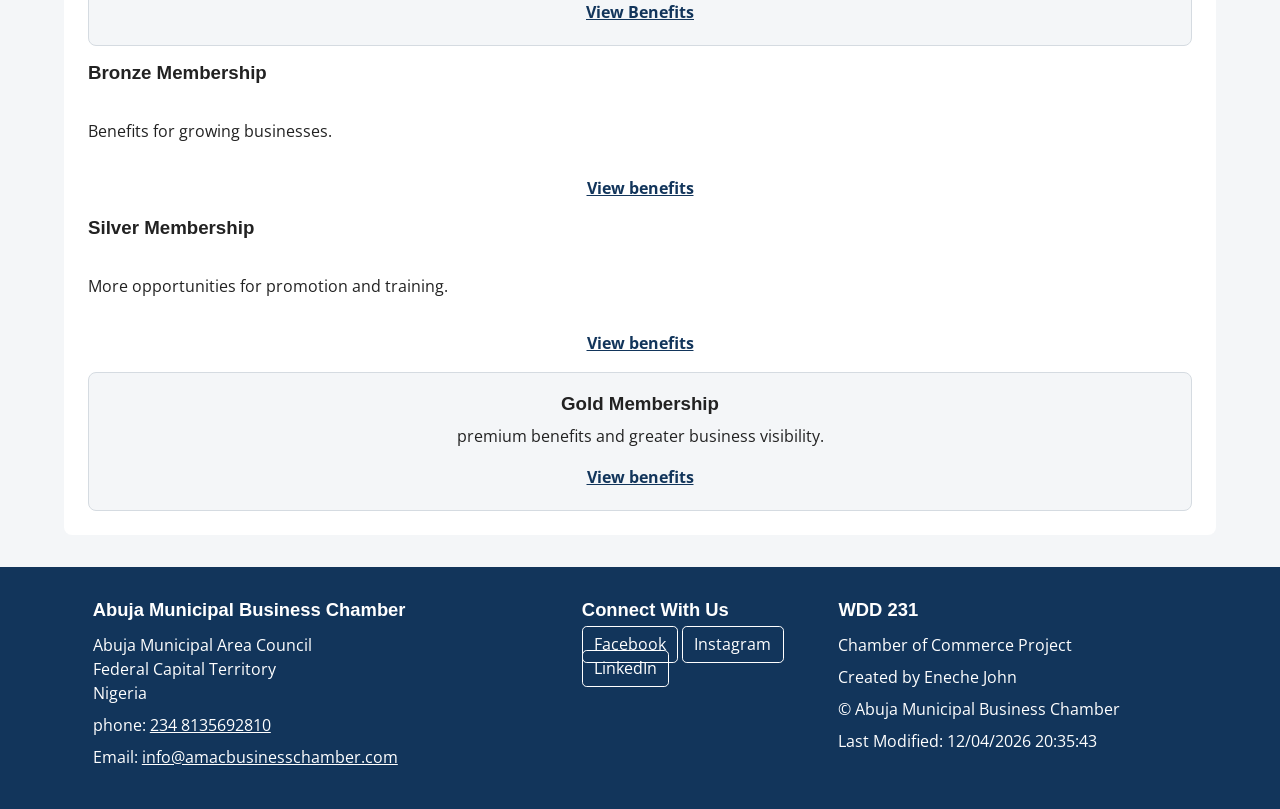
<file: chamber/join.html>
<!DOCTYPE html>
<html lang="en">
    <head>
        <meta charset="UTF-8">
        <meta name="viewport" content="width=device-width, initial-scale=1.0">
        <meta name="description" content="Abuja Municipal Business Chamber connects businesses, enterpreneurs, and professionals in Abuja Municipal Area Council, FCT,  Nigeria.">
        <meta name="author" content="Eneche John">
        <meta property="og:title" content="Join the Abuja Municipal Business Chamber">
        <meta property="og:description" content="Join the Abuja Municipal Business Chamber and connect with businesses and professionals in Abuja.">
        <meta property="og:image" content="https://eneche-web.github.io/wdd231/chamber/images/logo.webp">
        <meta property="og:url" content="https://eneche-web.github.io/wdd231/chamber/join.html">
        <meta property="og:type" content="website">  
        <meta property="og:description" content="Apply for membership with the Abuja Municipal Business Chamber.">   
        <title>Join | Abuja Municipal Business Chamber</title>
        <link rel="icon" href="images/favicon.ico">
        <link rel="preconnect" href="https://fonts.googleapis.com">
        <link rel="preconnect" href="https://fonts.gstatic.com" crossorigin>
        <link href="https://fonts.googleapis.com/css2?family=Monserrat:wght@500;600;700&family=Open+Sans:wght@400;500;600&display=swap" rel="stylesheet">
        <link rel="stylesheet" href="styles/small.css">
        <link rel="stylesheet" href="styles/larger.css">
        <link rel="stylesheet" href="styles/normalize.css">
        <link rel="stylesheet" href="styles/join.css">
        <script src="scripts/join.js" defer></script>
    </head>
    <body>
        <header class="site-header">
            <div class="header-container">
                <a class="brand" href="index.html">
                    <img src="images/logo.webp" alt="Abuja Municipal Business Chamber logo" width="65" height="56">
                    <span class="brand-text">
                        <span class="brand-name">Abuja Municipal Business Chamber</span>
                        <span class="brand-location">Abuja Municipal Area Council, FCT, Nigeria</span>
                    </span>
                </a>
                <button id="menu" class="menu-button" type="button" aria-label="Open navigation menu" aria-expanded="false" aria-controls="navigation"></button>
                <nav id="navigation" class="navigation" aria-label="Main navigation">
                    <a href="index.html">Home</a>
                    <a href="directory.html">Directory</a>
                    <a href="events.html">Events</a>
                    <a href="about.html">About</a>
                    <a href="join.html">Join</a>
                </nav>
            </div>
        </header>
        <main class="join-page">
            <section class="page-heading">
                <h1>Join the Chamber</h1>
                <p>
                    Complete the form below to apply for membership with the Abuja Municipal Business Chamber.
                </p>
            </section>
            <div class="join-layout">
                <section class="form-section">
                    <h2>Membership Application</h2>
                    <form action="thankyou.html" method="get">
                        <label for="first-name">
                            First Name
                            <input type="text" id="first-name" name="firstName" title="Enter your first name" autocomplete="given-name" required>
                        </label>
                        <label for="last-name">
                            Last Name
                            <input type="text" id="last-name" name="lastName" title="Enter your last name" autocomplete="family-name" required>
                        </label>
                        <label for="organization-title">
                            Organizational
                            <input type="text" id="organization-title" name="organizationTitle"
                            title="Enter your job title within your organization" autocomplete="organization-title">
                        </label>
                        <label for="email">
                            Email
                            <input type="email" id="email" name="email" title="Enter your email address" autocomplete="email" placeholder="example@email.com" required>
                        </label>
                        <label for="phone">
                            Mobile Phone Number
                            <input type="tel" id="phone" name="phone" title="Enter your mobile phone number" autocomplete="tel" required>
                        </label>
                        <label for="organization">
                            Business Organization Name
                            <input type="text" id="organization" name="organization" title="Enter the name of your organization" autocomplete="organization" required>
                        </label>
                        <fieldset>
                            <legend>Memebership Level</legend>
                            <label>
                                <input type="radio" name="membership" value="np" required>
                                NP Membership - free
                            </label>
                            <label>
                                <input type="radio" name="membership" value="bronze">
                                Bronze Membership
                            </label>
                            <label>
                                <input type="radio" name="membership" value="silver">
                                Silver Membership
                            </label>
                            <label>
                                <input type="radio" name="membership" value="gold">
                                Gold Membership
                            </label>
                        </fieldset>
                        <label for="description">
                            Business or Organization Description
                            <textarea id="description" name="description" title="Describe your business or organization"
                            rows="6"></textarea>
                        </label>
                        <!--This value is filled by JavaScript-->
                        <input type="hidden" id="timestamp" name="timestamp">
                        <input type="submit" value="Apply for Membership">
                    </form>
                </section>
                <section class="membership-section">
                    <h2>Membership Levels</h2>
                    <div class="membership-cards">
                        <article class="membership-card">
                            <h3>NP Membership</h3>
                            <p>
                                For nonprofit organization with no membership fee.
                            </p>
                            <button type="button" class="modal-button" data-modal="np-modal">View Benefits</button>
                        </article>
                        <article class="membership-cards">
                            <h3>Bronze Membership</h3>
                            <p>Benefits for growing businesses.</p>
                            <button type="button" class="modal-button" data-modal="bronze-modal">View benefits</button>
                            
                        </article>
                        <article class="membership-cards">
                            <h3>Silver Membership</h3>
                            <p>More opportunities for promotion and training.</p>
                            <button type="button" class="modal-button" data-modal="sivler-modal">View benefits</button>

                        </article>
                        <article class="membership-card">
                            <h3>Gold Membership</h3>
                            <p>premium benefits and greater business visibility.</p>
                            <button type="button" class="modal-button" data-modal="gold-modal">View benefits</button>
                        </article>
                    </div>

                </section>
            </div>
        </main>

        <!--NP Membership modal-->
        <dialog id="np-modal">
            <h2>NP Membership Benefits</h2>
            <ul>
                <li>No membership fee</li>
                <li>Chamber networking opportunities</li>
                <li>Access to selected Chamber events</li>
                <li>Business community connection</li>
            </ul>
            <button type="button" class="close-modal">Close</button>
        </dialog>

        <!--Bronze Membership modal-->
        <dialog id="bronze-modal">
            <h2>Bronze Membership Benefits</h2>
            <ul>
                <li>Networking opportunities</li>
                <li>Selected training opportunities</li>
                <li>Discount on selected Chamber events</li>
                <li>Basic Chamber member benefits</li>
            </ul>
            <button type="button" class="close-modal">Close</button>
        </dialog>

        <!--Silver Membership -->
        <dialog id="silver-modal">
            <h2>Silver Membership Benefits</h2>
            <ul>
                <li>All Bronze membership benefits</li>
                <li>Additional business training</li>
                <li>Event discount</li>
                <li>Business promotion opportunities</li>
                <li>Chamber spotlight opportunities</li>
            </ul>
            <button type="button" class="close-modal">Close</button>
        </dialog>

        <!--Gold Membership modal-->
        <dialog id="gold-modal">
            <h2>Gold Membership Benefits</h2>
            <ul>
                <li>All Silver membership benefits</li>
                <li>Premium advertising opportunities</li>
                <li>Major event promotion</li>
                <li>Premium networking opportunities</li>
                <li>Chamber spotlight opportunities</li>
            </ul>
            <button type="button" class="close-modal">Close</button>
        </dialog>
        <footer class="site-footer">
            <div class="footer-container">
                <div>
                    <h2>Abuja Municipal Business Chamber</h2>
                    <address>
                        Abuja Municipal Area Council<br>Federal Capital Territory<br>Nigeria
                    </address>
                    <p>
                        phone:
                        <a href="tel: +2348135692810">234 8135692810</a>
                    </p>
                    <p>
                        Email:
                        <a href="mailto:info@amacbusinesschamber.com">info@amacbusinesschamber.com</a>
                    </p>

                </div>
                <div>
                    <h2>Connect With Us</h2>
                    <div class="social-links">
                        <a href="#" aria-label="Facebook">Facebook</a>
                        <a href="#" aria-label="Instagram">Instagram</a>
                        <a href="#" aria-label="LinkedIn">LinkedIn</a>
                    </div>
                </div>
                <div>
                    <h2>WDD 231</h2>
                    <P>Chamber of Commerce Project</P>
                    <p>Created by Eneche John</p>
                    <p>&copy; <span id="currentyear"></span>Abuja Municipal Business Chamber</p>
                    <p>Last Modified: <span id="lastmodified"></span></p>
                </div>
            </div>
        </footer>
    </body>
</html>
</file>
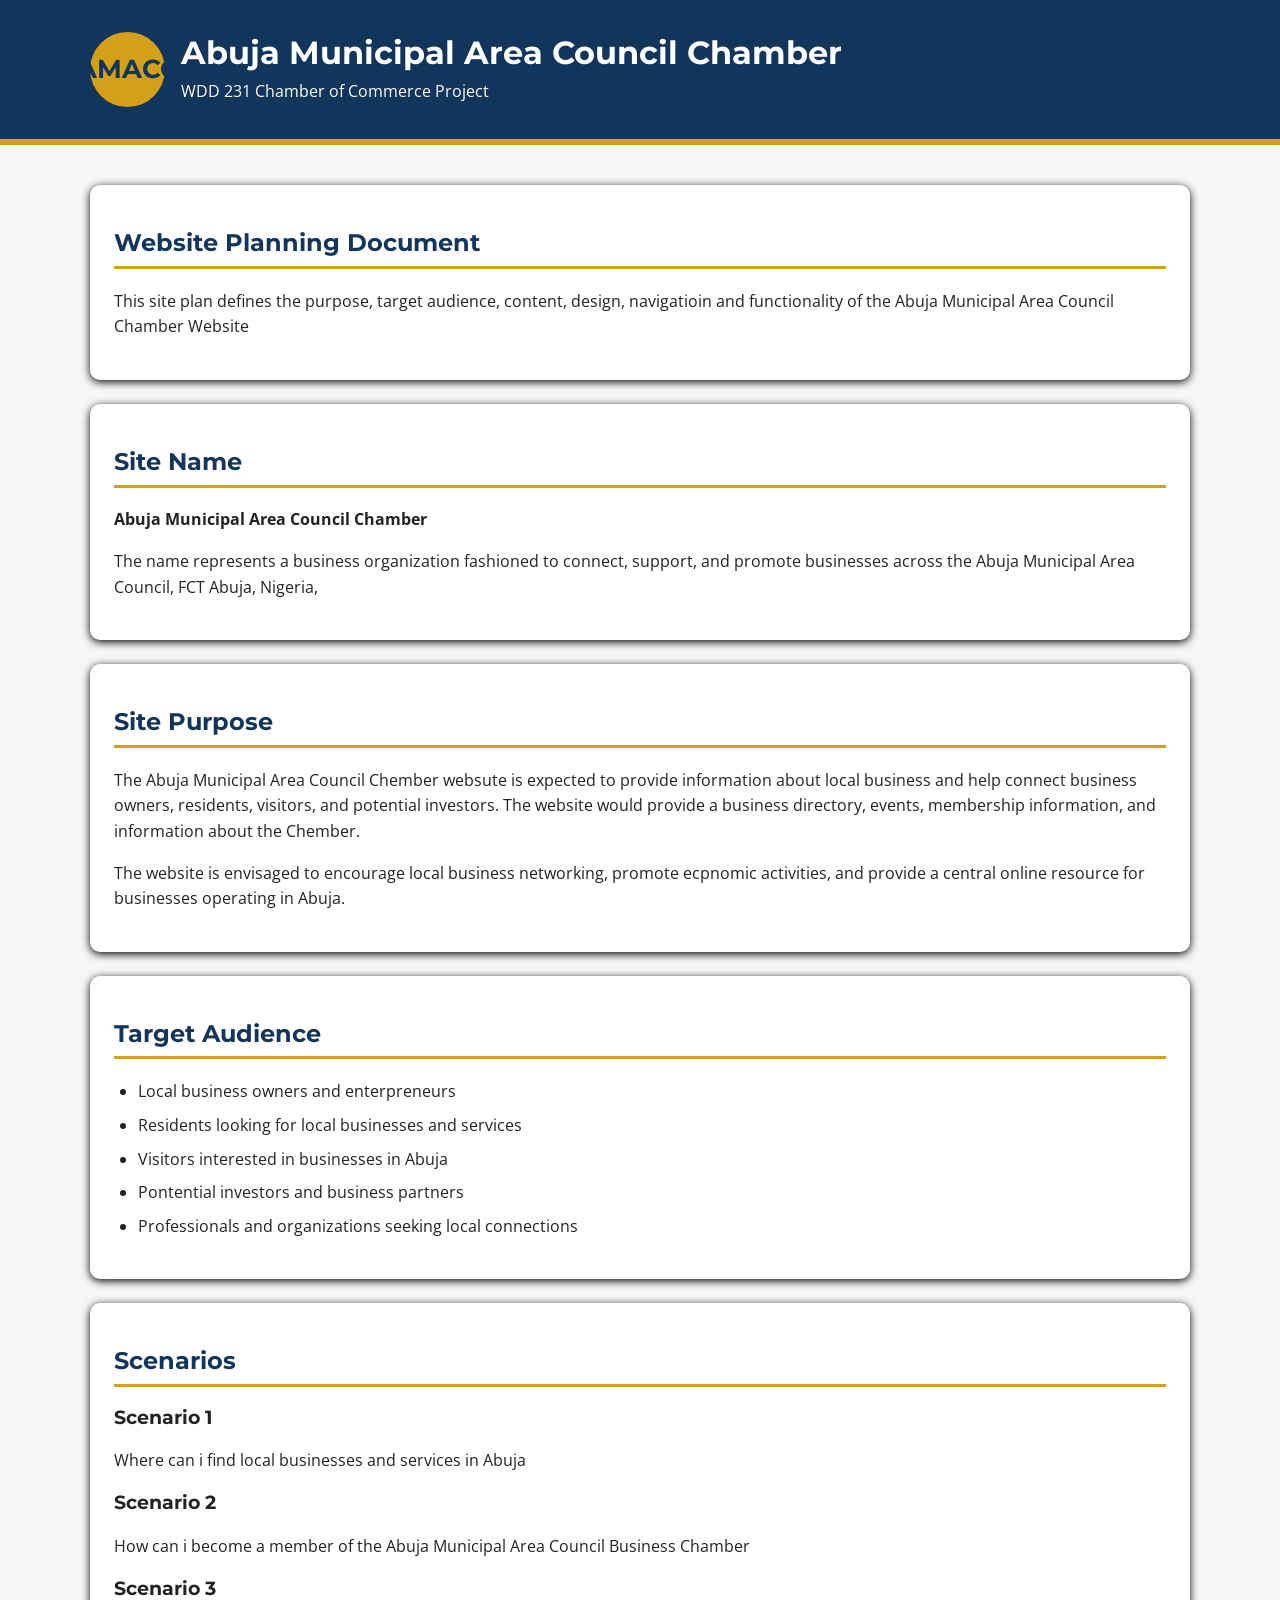
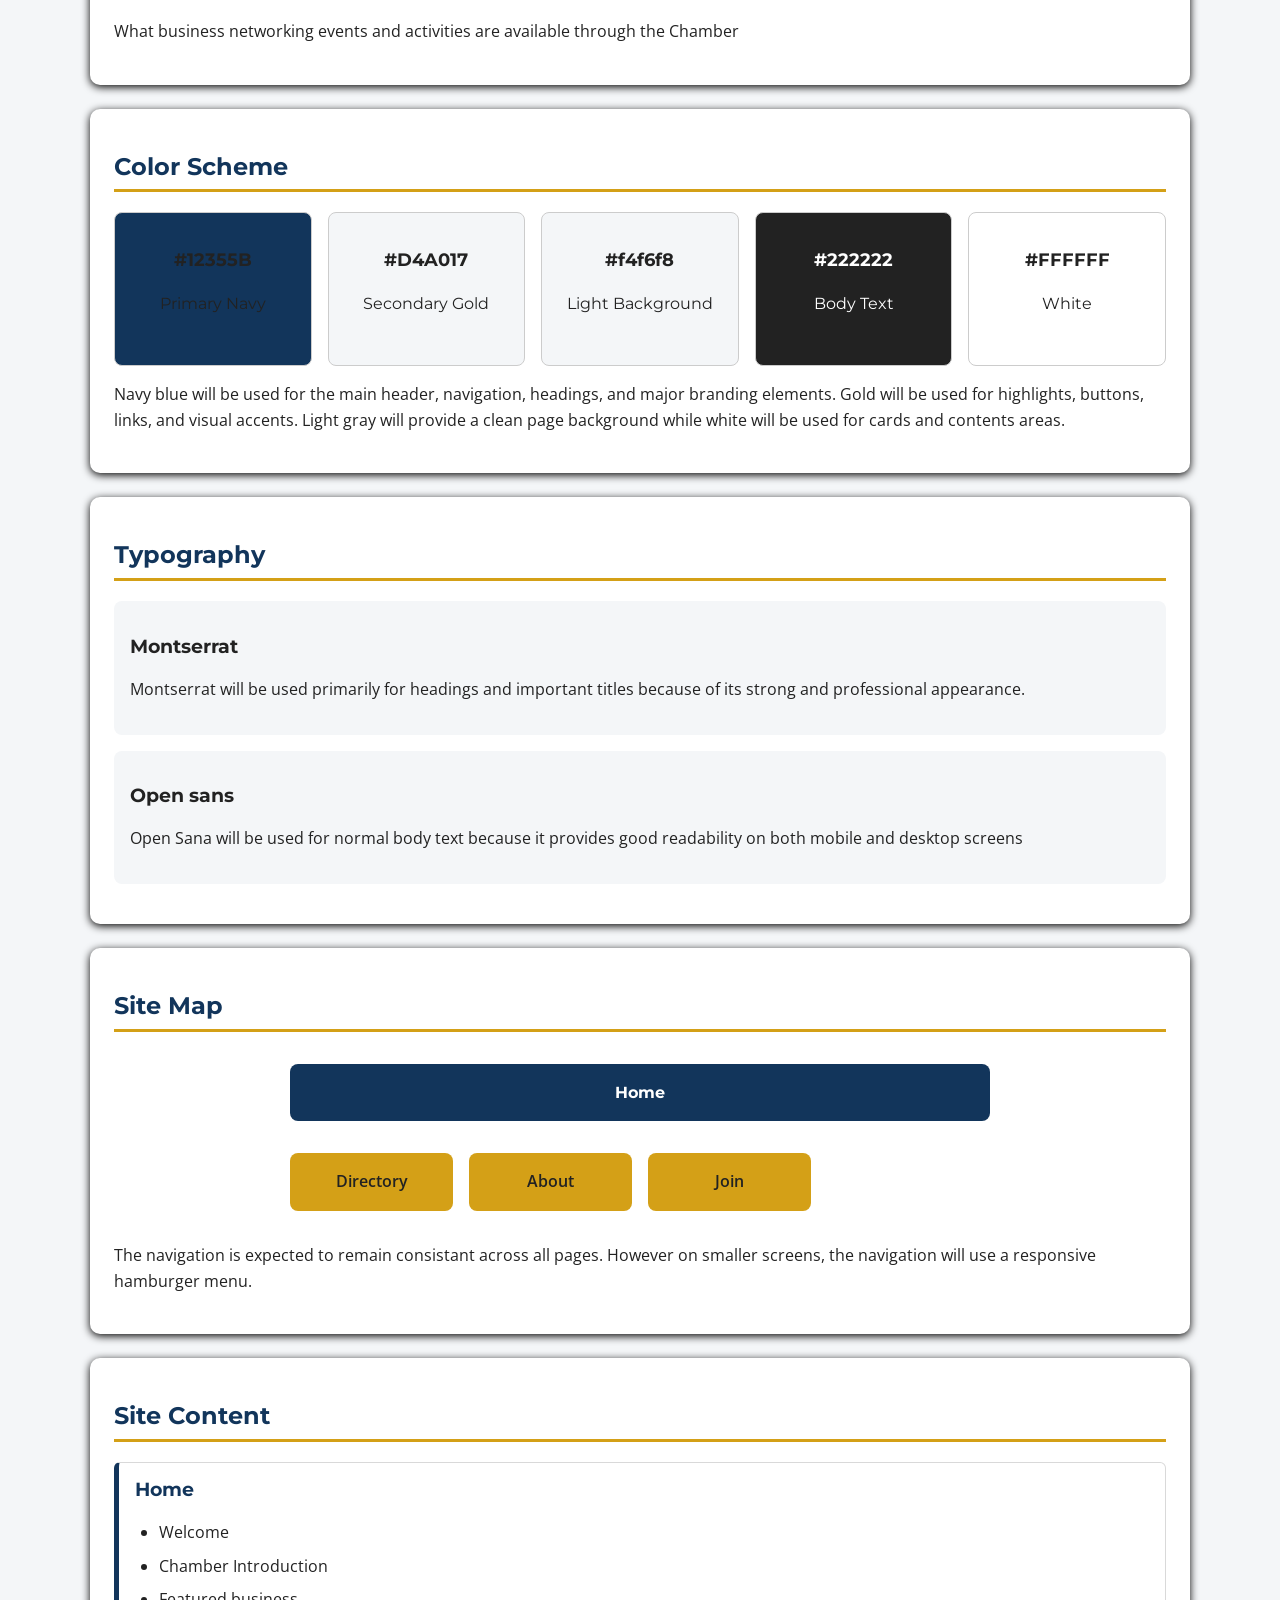
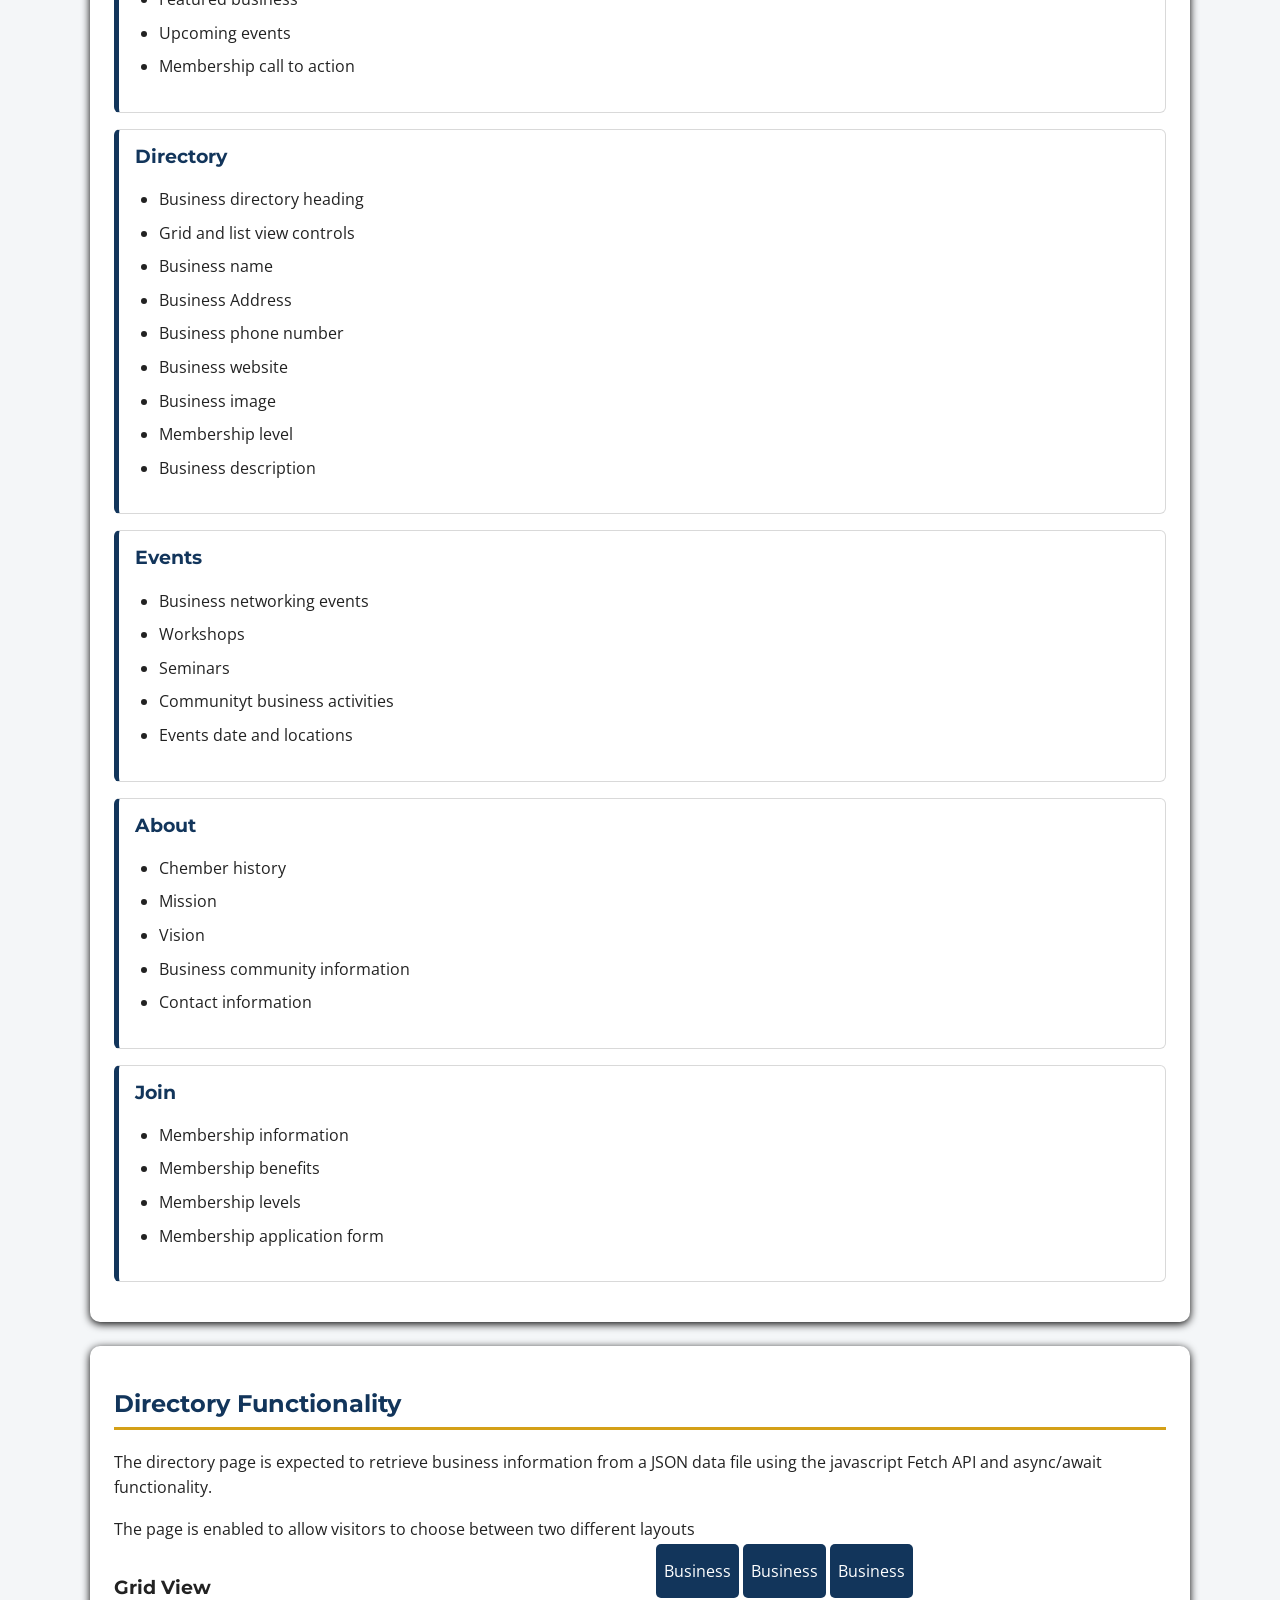
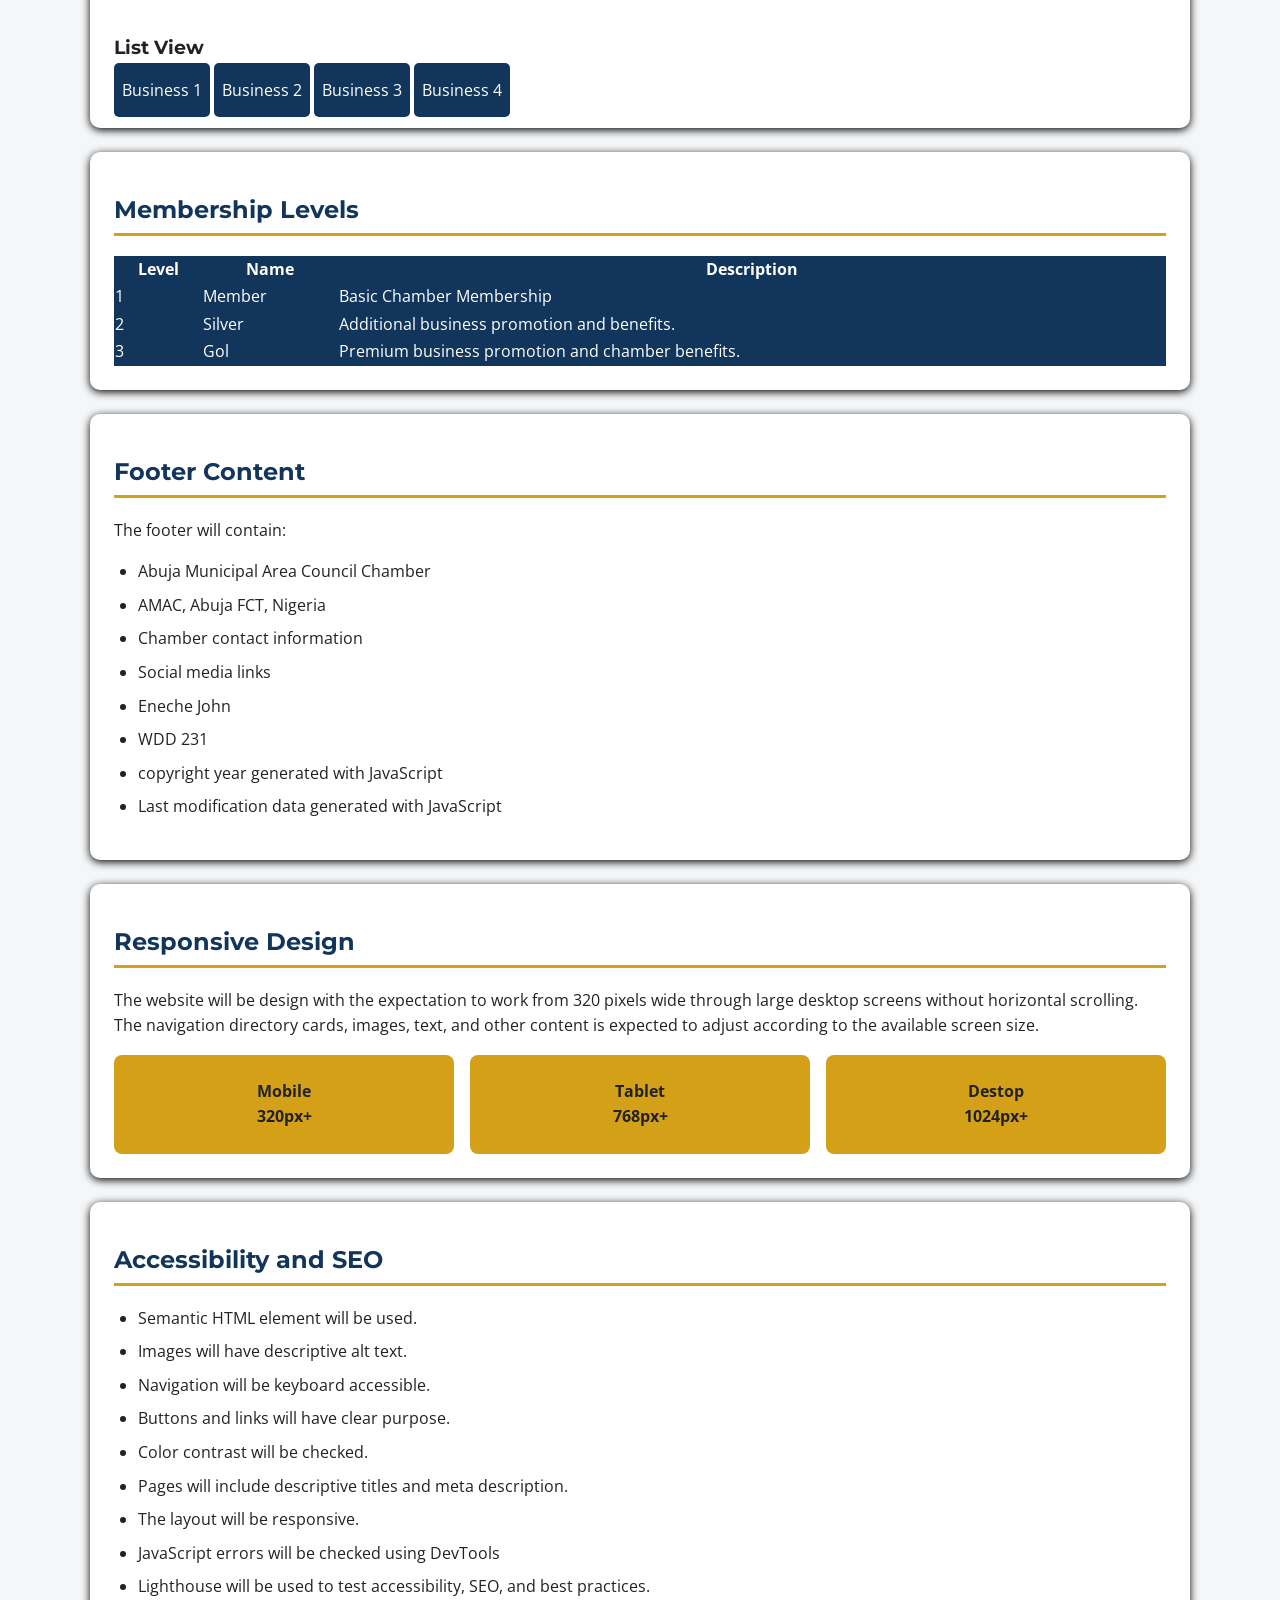
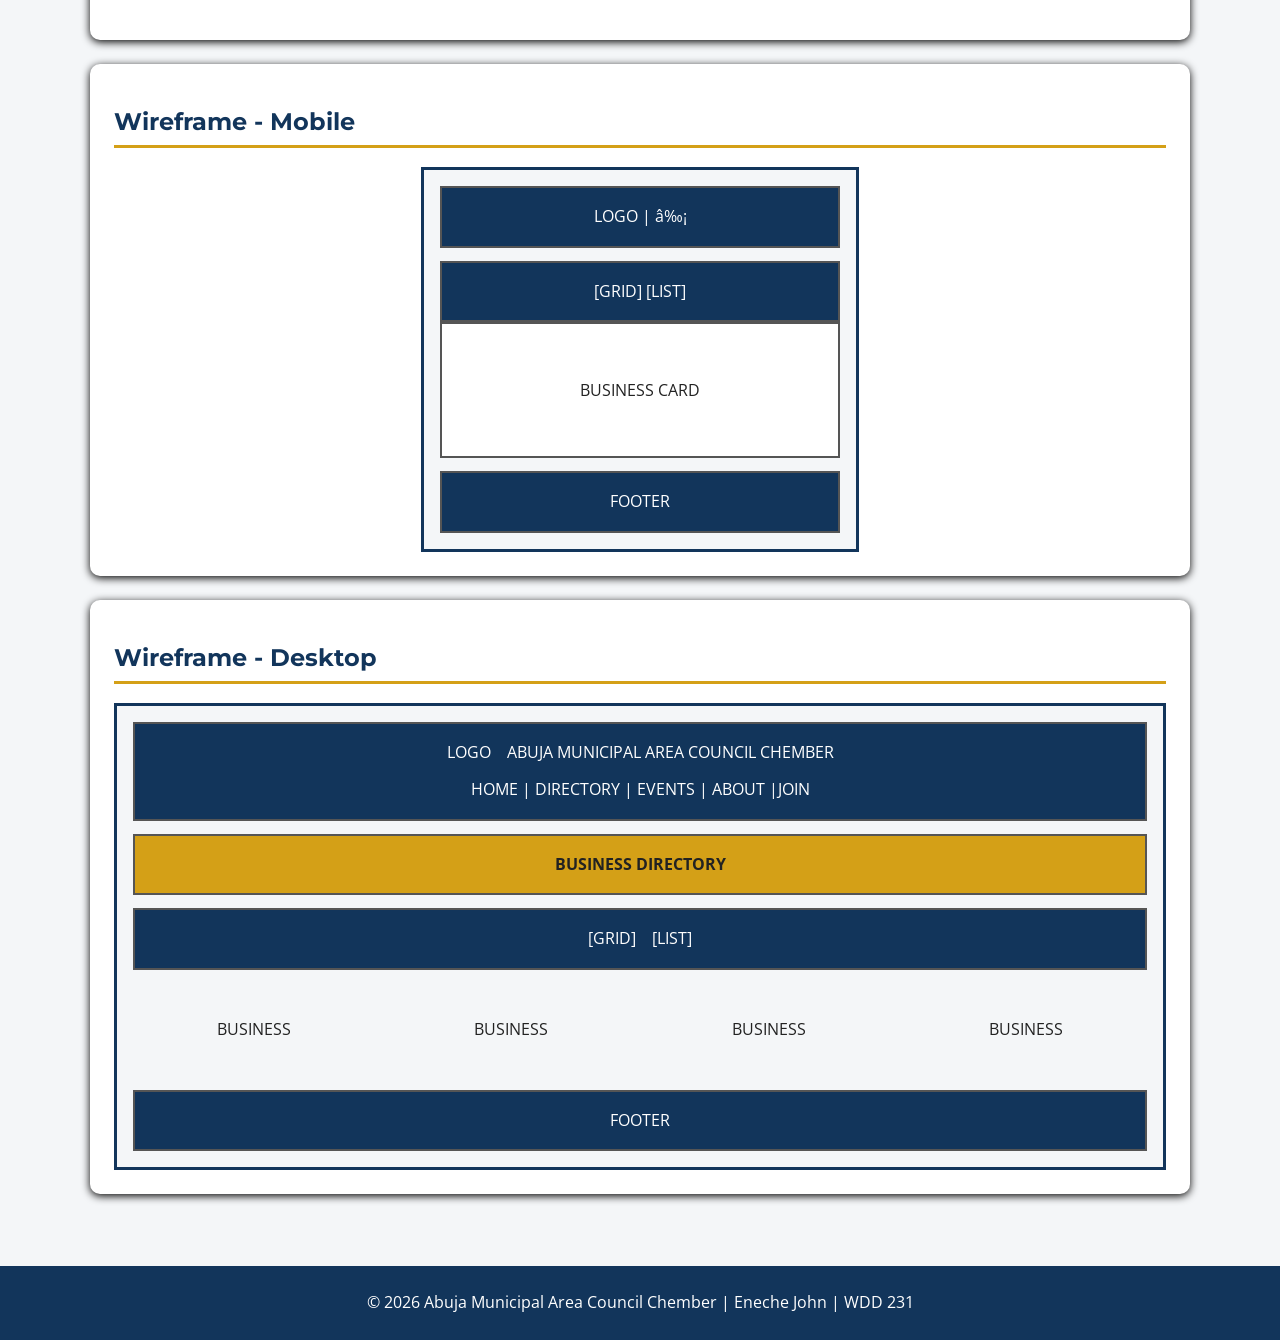
<file: chamber/siteplan.html>
<!DOCTYPE html>
<html lang="en">
    <head>
        <mete charset="UTF-8">
        <meta name="viewport" content="width=device-width, initial-scale=1.0">
        <title>Abuja municipal area council chamber | Site Plan</title>
        <meta name="description" content="Site Plan for the the Abuja Municipal Area Concil Chamber WDD231 Project.">
        <meta name="autor" content="Eneche John">
        <link rel="stylesheet" href="styles/siteplan.css">
    </head>
    <body>
        <header>
            <div class="header-content">
                <p class="logo-text">AMACC</p>
                <div>
                    <h1>Abuja Municipal Area Council Chamber</h1>
                    <p class="subtitle">WDD 231 Chamber of Commerce Project</p>

                </div>
            </div>
            
        </header>
        <main>
            <section class="introduction">
                <h2>Website Planning Document</h2>
                <p>This site plan defines the purpose, target audience, content, design, navigatioin and functionality of the Abuja Municipal Area Council Chamber Website</p>
            </section>
            <section>
                <h2>Site Name</h2>
                <p><strong>Abuja Municipal Area Council Chamber</strong></p>
                <p>
                    The name represents a business organization fashioned to connect, support, and promote businesses across the Abuja Municipal Area Council, FCT Abuja, Nigeria,
                </p>
            </section>
            <section>
                <h2>Site Purpose</h2>
                <p>
                    The Abuja Municipal Area Council Chember websute is expected to provide information about local business and help connect business owners, residents, visitors, and potential investors. The website would provide a business directory, events, membership information, and information about the Chember.
                </p>
                <p>
                    The website is envisaged to encourage local business networking, promote ecpnomic activities, and provide a central online resource for businesses operating in Abuja.
                </p>
            </section>
            <section>
                <h2>Target Audience</h2>
                <ul>
                    <li>Local business owners and enterpreneurs</li>
                    <li>Residents looking for local businesses and services</li>
                    <li>Visitors interested in businesses in Abuja</li>
                    <li>Pontential investors and business partners</li>
                    <li>Professionals and organizations seeking local connections</li>
                </ul>
            </section>
            <section>
                <h2>Scenarios</h2>
                <article class="secnario">
                    <h3>Scenario 1</h3>
                    <p>
                        Where can i find local businesses and services in Abuja
                    </p>
                </article>
                <article class="secnario">
                    <h3>Scenario 2</h3>
                    <p>How can i become a member of the Abuja Municipal Area Council Business Chamber</p>
                </article>
                <article class="senario">
                    <h3>Scenario 3</h3>
                    <p>What business networking events and activities are available through the Chamber</p>
                </article>
            </section>
            <section>
                <h2>Color Scheme</h2>
                <div class="color-grid">
                    <div class="color-card navy">
                        <span>#12355B</span>
                        <p>Primary Navy</p>
                    </div>
                    <div class="color-card gold">
                        <span>#D4A017</span>
                        <p>Secondary Gold</p>
                    </div>
                    <div class="color-card light">
                        <span>#f4f6f8</span>
                        <p>Light Background</p>
                    </div>
                    <div class="color-card dark">
                        <span>#222222</span>
                        <p>Body Text</p>
                    </div>
                    <div class="color-card white">
                        <span>#FFFFFF</span>
                        <p>White</p>
                    </div>
                </div>
                <p>
                    Navy blue will be used for the main header, navigation, headings, and major branding elements. Gold will be used for highlights, buttons, links, and visual accents.
                    Light gray will provide a clean page background while white will be used for cards and contents areas.
                </p>
            </section>
            <section>
                <h2>Typography</h2>
                <div class="font-example">
                    <h3>Montserrat</h3>
                    <p>
                        Montserrat will  be used primarily for headings and important titles because of its strong and professional appearance.
                    </p>
                </div>
                <div class="font-example">
                    <h3 class="body-font">Open sans</h3>
                    <p>
                        Open Sana will be used for normal body text because it provides good readability on both mobile and desktop screens
                    </p>
                </div>
            </section>
            <section>
                <h2>Site Map</h2>
                <div class="sitemap">
                    <div class="sitemap-home">Home</div>
                    <div class="sitemap-pages">
                        <div>Directory</div>
                        <div>About</div>
                        <div>Join</div>
                    </div>
                </div>
                <p>
                    The navigation is expected to remain consistant across all pages. However on smaller screens, the navigation will use a responsive hamburger menu.
                </p>
            </section>
            <section>
                <h2>Site Content</h2>
                <div Class="content-card">
                    <h3>Home</h3>
                    <ul>
                        <li>Welcome</li>
                        <li>Chamber Introduction</li>
                        <li>Featured business</li>
                        <li>Upcoming events</li>
                        <li>Membership call to action</li>
                    </ul>
                </div>
                <div class="content-card">
                    <h3>Directory</h3>
                    <ul>
                        <li>Business directory heading</li>
                        <li>Grid and list view controls</li>
                        <li>Business name</li>
                        <li>Business Address</li>
                        <li>Business phone number</li>
                        <li>Business website</li>
                        <li>Business image</li>
                        <li>Membership level</li>
                        <li>Business description</li>
                    </ul>
                </div>
                <div class="content-card">
                    <h3>Events</h3>
                    <ul>
                        <li>Business networking events</li>
                        <li>Workshops</li>
                        <li>Seminars</li>
                        <li>Communityt business activities</li>
                        <li>Events date and locations</li>
                    </ul>
                </div>
                <div class="content-card">
                    <h3>About</h3>
                    <ul>
                        <li>Chember history</li>
                        <li>Mission</li>
                        <li>Vision</li>
                        <li>Business community information</li>
                        <li>Contact information</li>
                    </ul>
                </div>
                <div class="content-card">
                    <h3>Join</h3>
                    <ul>
                        <li>Membership information</li>
                        <li>Membership benefits</li>
                        <li>Membership levels</li>
                        <li>Membership application form</li>
                    </ul>
                </div>
            </section>
            <section>
                <h2>Directory Functionality</h2>
                <p>
                    The directory page is expected to retrieve business information from a JSON data file using the javascript Fetch API and async/await functionality.
                </p>
                <p>
                    The page is enabled to allow visitors to choose between two different layouts
                </p>
                <div class="view-examples">
                    <div>
                        <h3>Grid View</h3>
                    </div>
                    <div class="mini-grid">
                        <span>Business</span>
                        <span>Business</span>
                        <span>Business</span>
                    </div>
                </div>
                <div>
                    <h3>List View</h3>
                    <div class="mini-list">
                        <span>Business  1</span>
                        <span>Business 2</span>
                        <span>Business 3</span>
                        <span>Business 4</span>
                    </div>
                </div>
            </section>
            <section>
                <h2>Membership Levels</h2>
                <table>
                    <thead>
                        <tr>
                            <th>Level</th>
                            <th>Name</th>
                            <th>Description</th>
                        </tr>
                    </thead>
                    <tbody>
                        <tr>
                            <td>1</td>
                            <td>Member</td>
                            <td>Basic Chamber Membership</td>
                        </tr>
                        <tr>
                            <td>2</td>
                            <td>Silver</td>
                            <td>Additional business promotion and benefits.</td>
                        </tr>
                        <tr>
                            <td>3</td>
                            <td>Gol</td>
                            <td>Premium business promotion and chamber benefits.</td>
                        </tr>
                    </tbody>
                </table>
            </section>
            <section>
                <h2>Footer Content</h2>
                <p>The footer will contain:</p>
                <ul>
                    <li>Abuja Municipal Area Council Chamber</li>
                    <li>AMAC, Abuja FCT, Nigeria</li>
                    <li>Chamber contact information</li>
                    <li>Social media links</li>
                    <li>Eneche John</li>
                    <li>WDD 231</li>
                    <li>copyright year generated with JavaScript</li>
                    <li>Last modification data generated with JavaScript</li>
                </ul>
            </section>
            <section>
                <h2>Responsive Design</h2>
                <p>
                    The website will be design with the expectation to work from 320 pixels wide through large desktop screens without horizontal scrolling.
                    The navigation directory cards, images, text, and other content is expected to adjust according to the available screen size.
                </p>
                <div class="responsive-box">
                    <div>Mobile<br>320px+</div>
                    <div>Tablet<br>768px+</div>
                    <div>Destop<br>1024px+</div>
                </div>
            </section>
            <section>
                <h2>Accessibility and SEO</h2>
                <ul>
                    <li>Semantic HTML element will be used.</li>
                    <li>Images will have descriptive alt text.</li>
                    <li>Navigation will be keyboard accessible.</li>
                    <li>Buttons and links will have clear purpose.</li>
                    <li>Color contrast will be checked.</li>
                    <li>Pages will include descriptive titles and meta description.</li>
                    <li>The layout will be responsive.</li>
                    <li>JavaScript errors will be checked using DevTools</li>
                    <li>Lighthouse will be used to test accessibility, SEO, and best practices.</li>
                </ul>
            </section>
            <section>
                <h2>Wireframe - Mobile</h2>
                <div class="wireframe mobile-wireframe">
                    <div class="wf-header">LOGO | ≡</div>
                    <div class="wf-buttons">[GRID] [LIST]</div>
                    <div class="wf-card">BUSINESS CARD</div>
                    <div class="wf-footer">FOOTER</div>
                </div>
            </section>
            <section>
                <h2>Wireframe - Desktop</h2>
                <div class="wireframe desktop-wireframe">
                    <div class="wf-header">LOGO &nbsp;&nbsp; ABUJA MUNICIPAL AREA COUNCIL CHEMBER
                        <span>HOME
                            | DIRECTORY | EVENTS | ABOUT |JOIN
                        </span>
                    </div>
                    <div class="wf-content">BUSINESS DIRECTORY</div>
                    <div class="wf-buttons">[GRID] &nbsp;&nbsp; [LIST]</div>
                    <div class="wf-business-row">
                        <div>BUSINESS</div>
                        <div>BUSINESS</div>
                        <div>BUSINESS</div>
                        <div>BUSINESS</div>
                    </div>
                    <div class="wf-footer">FOOTER</div>
                </div>
            </section>
        </main>
        <footer>
            <p>
                &copy; 2026 Abuja Municipal Area Council Chember | Eneche John | WDD 231
            </p>
        </footer>
    </body>
</html>
</file>
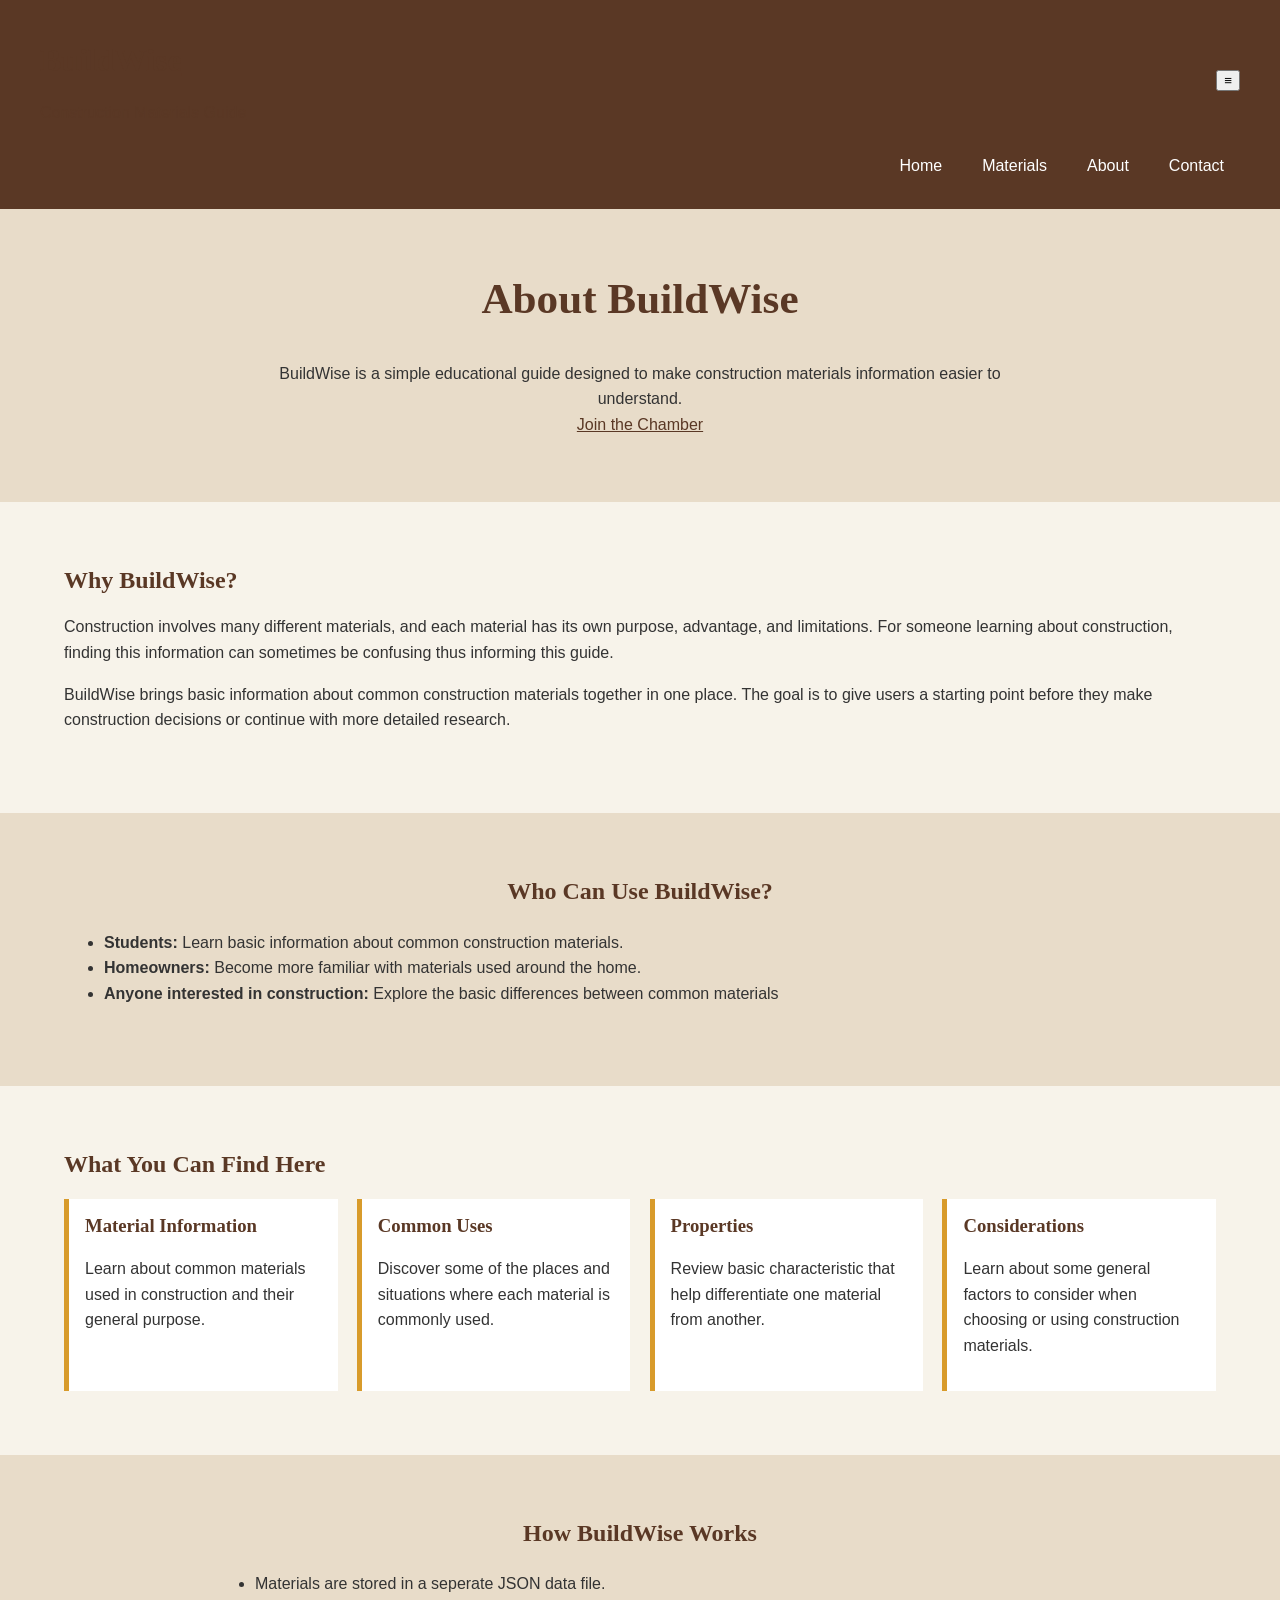
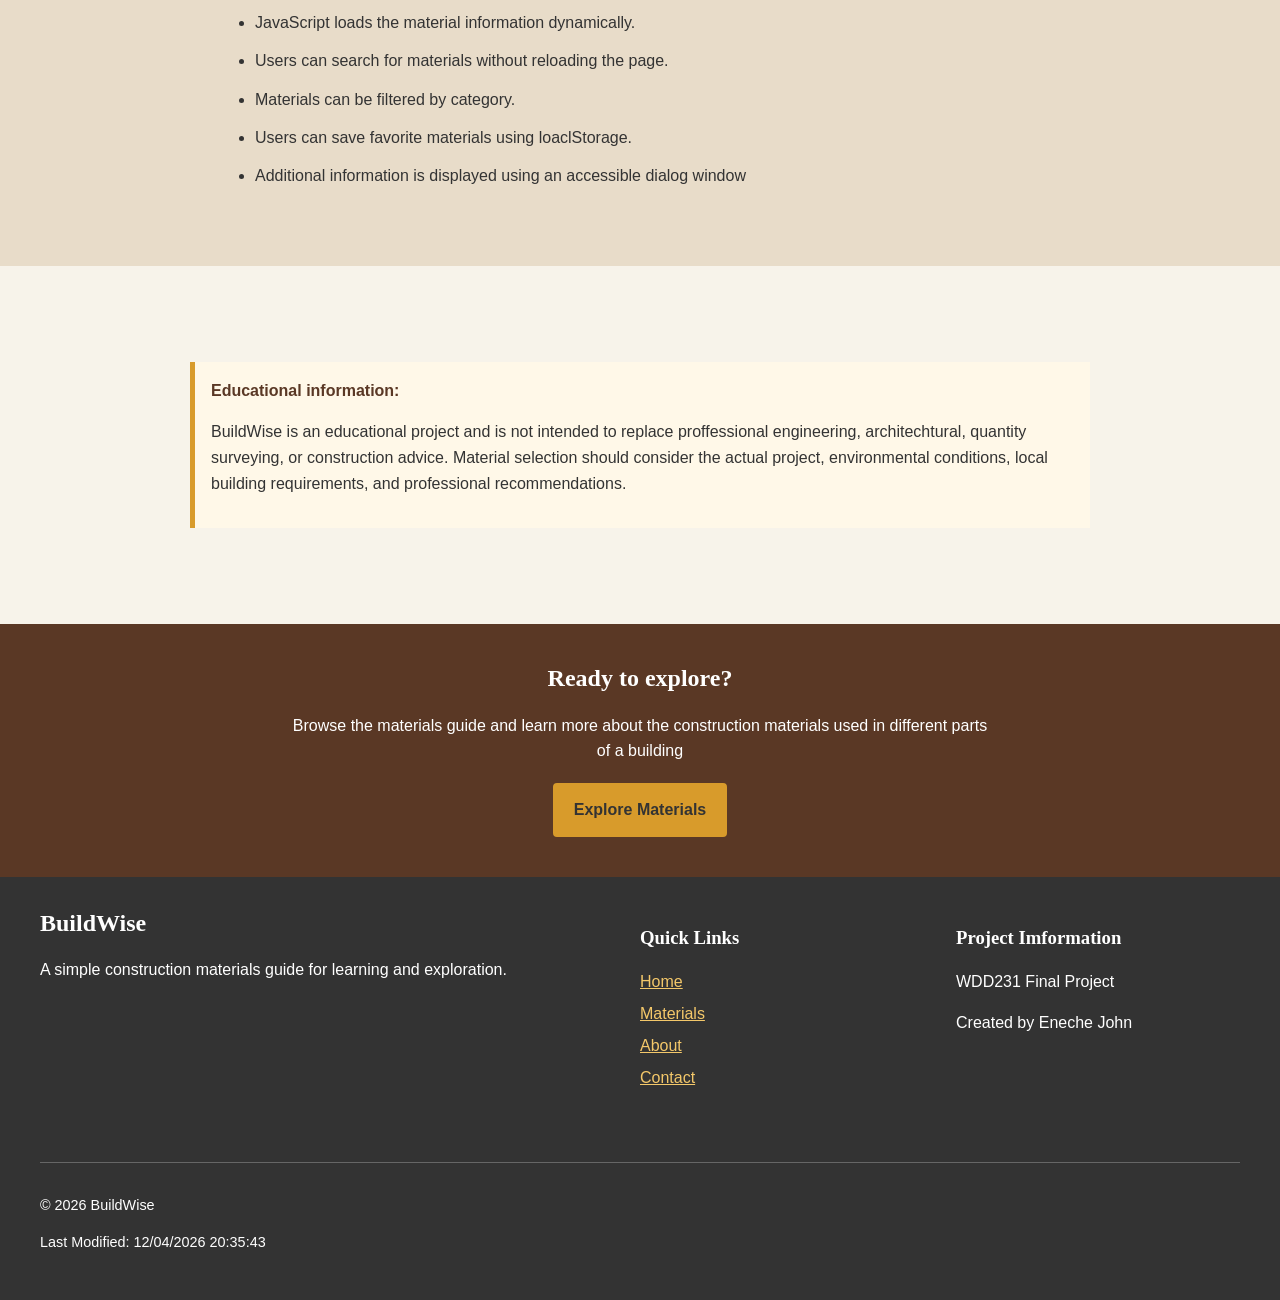
<file: project/about.html>
<!DOCTYPE html>
<html lang="en">
    <head>
        <meta charset="UTF-8">
        <meta name="viewport" content="width=device-width, initial-scale=1.0">
        <meta name="description" content="Learn about BuildWise, a simple construction materials guide created to help students, homeowners, apprentices, and construction workers understand common building materials.">
        <meta name="author" content="Eneche John">
        <meta property="og:title" content="Abuja Municipal Business Chamber">
        <meta property="og:description" content="Connecting business and supporting business growth in Abuja Municipal Area Council.">
        <meta property="og:image" content="https://eneche-web.github.io/wdd231/chamber/images/logo.webp">
        <meta property="og:url" content="https://eneche-web.github.io/wdd231/chamber/index.html">
        <meta property="og:type" content="website">      
        <title>BuildWise | About</title>
        <link rel="stylesheet" href="styles/small.css">
        <link rel="stylesheet" href="styles/larger.css">
        <script src="scripts/main.js" defer></script>
    </head>
    <body>
        <header class="site-header">
            <div class="header-container">
                <a class="brand" href="index.html">
                    <h1>BuildWise</h1>
                    <p>
                        Construction Materials Guide
                    </p>
                </a>
                <button id="menu" class="menu-button" type="button" aria-label="Open navigation menu" aria-expanded="false" aria-controls="primary-navigation">
                ≡</button>
            </div>
            <nav id="primary-navigation" class="primary-navigation" aria-label="Main navigation">
                <ul>
                    <li>
                        <a href="index.html">Home</a>
                    </li>
                    <li>
                        <a href="materials.html">Materials</a>
                    </li>
                    <li>
                        <a href="about.html">About</a>
                    </li>
                    <li>
                        <a href="contact.html">Contact</a>
                    </li>
                </ul>
            </nav>

        </header>
        <main>
            <section class="page-intro">
                <div class="container">
                    <h2>About BuildWise</h2>
                    <p>
                        BuildWise is a simple educational guide designed to make construction materials
                        information easier to understand.
                    </p>
                    <a class="hero-button" href="join.html">Join the Chamber</a>
                </div>
            </section>
            <section>
                <div class="container">
                    <h2>
                        Why BuildWise?
                    </h2>
                    <p>
                        Construction involves many different materials, and each material has its own purpose,
                        advantage, and limitations. For someone learning about construction, finding this information
                        can sometimes be confusing thus informing this guide.
                    </p>
                    <p>
                        BuildWise brings basic information about common construction materials together in one place.
                        The goal is to give users a starting point before they make construction decisions or continue
                        with more detailed research.
                    </p>
                </div>
            </section>
            <section class="benefits">
                <div class="container">
                    <h2 class="section-heading">Who Can Use BuildWise?</h2>
                    <ul>
                        <li>
                            <strong>Students:</strong>
                            Learn basic information about common construction materials.
                        </li>
                        <li>
                            <strong>Homeowners:</strong>
                            Become more familiar with materials used around the home.
                        </li>
                        <li>
                            <strong>Anyone interested in construction:</strong>
                            Explore the basic differences between common materials
                        </li>
                    </ul>
                </div>
            </section>
            <section>
                <div class="container">
                    <h2>What You Can Find Here</h2>
                    <div class="category-grid">
                        <article class="category-card">
                            <h3>
                                Material Information
                            </h3>
                            <p>
                                Learn about common materials used in construction and
                                their general purpose.
                            </p>
                        </article>
                        <article class="category-card">
                            <h3>
                                Common Uses
                            </h3>
                            <p>
                                Discover some of the places and situations where each material
                                is commonly used.
                            </p>
                        </article>
                        <article class="category-card">
                            <h3>
                                Properties
                            </h3>
                            <p>
                                Review basic characteristic that help differentiate one material from another.
                            </p>
                        </article>
                        <article class="category-card">
                            <h3>
                                Considerations
                            </h3>
                            <p>
                                Learn about some general factors to consider when choosing or using construction materials.
                            </p>
                        </article>
                    </div>
                </div>
            </section>
            <section class="benefits">
                <div class="container">
                    <h2 class="section-heading">
                        How BuildWise Works
                    </h2>
                    <ul class="benefits-list">
                        <li>
                            Materials are stored in a seperate JSON data file.
                        </li>
                        <li>
                            JavaScript loads the material information dynamically.
                        </li>
                        <li>
                            Users can search for materials without reloading the page.
                        </li>
                        <li>
                            Materials can be filtered by category.
                        </li>
                        <li>
                            Users can save favorite materials using loaclStorage.
                        </li>
                        <li>
                            Additional information is displayed using an accessible dialog window
                        </li>
                    </ul>
                </div>
            </section>
            <section>
                <div class=" container">
                    <div class="materials-note">
                        <strong>Educational information:</strong>
                        <p>
                            BuildWise is an educational project and is not intended to replace proffessional
                            engineering, architechtural, quantity surveying, or construction advice. Material
                            selection should consider the actual project, environmental conditions, local building
                            requirements, and professional recommendations.
                        </p>
                    </div>
                </div>
            </section>
            <section class="call-to-action">
                <div class="container">
                    <h2>
                        Ready to explore?
                    </h2>
                    <p>
                        Browse the materials guide and learn more about the construction materials used in different
                        parts of a building
                    </p>
                    <a href="materials.html" class="button">
                        Explore Materials
                    </a>
                </div>
            </section>
        </main>
        <footer class="site-footer">
            <div class="footer-container">
                <div>
                    <h2>BuildWise</h2>
                    <p>
                        A simple construction materials guide for learning and exploration.
                    </p>

                </div>
                <div>
                    <h3>
                        Quick Links
                    </h3>
                    <ul class="footer-links">
                        <li>
                            <a href="index.html">Home</a>
                        </li>
                        <li>
                            <a href="materials.html">Materials</a>
                        </li>
                        <li>
                            <a href="about.html">About</a>
                        </li>
                        <li>
                            <a href="contact.html">Contact</a>
                        </li>
                    </ul>
                </div>
                <div>
                    <h3>Project Imformation</h3>
                    <P>WDD231 Final Project</P>
                    <p>Created by Eneche John</p>
                </div>
                <div class="footer-bottom">
                    <p>
                        &copy; <span id="current-year"></span>
                        BuildWise
                    </p>
                    <p>
                        Last Modified:
                        <span id="last-modified"></span>
                    </p>
                </div>
            </div>
        </footer>
    </body>
</html>
</file>
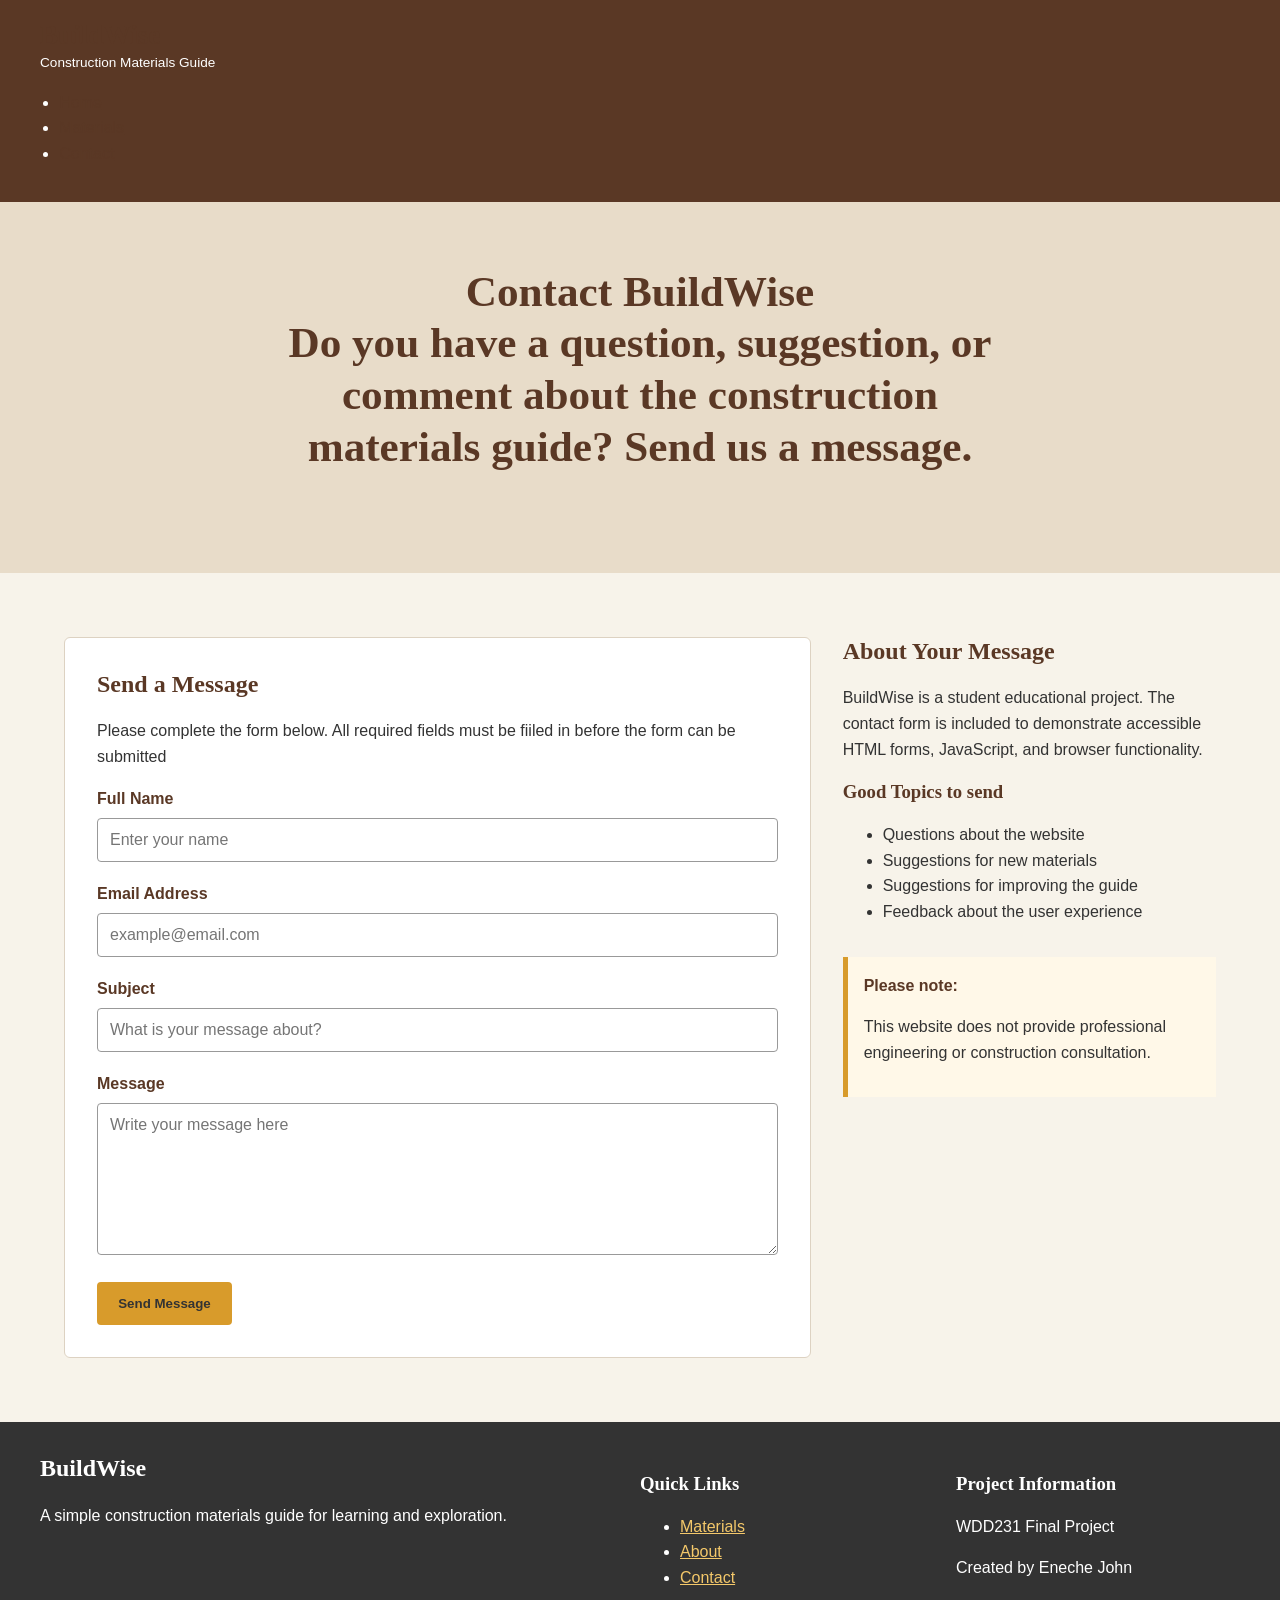
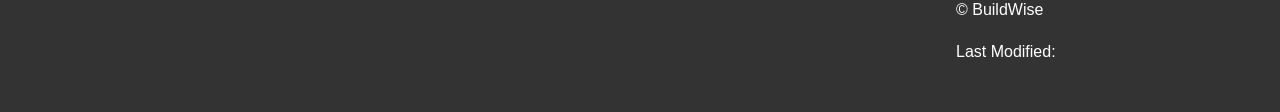
<file: project/contact.html>
<!DOCTYPE html>
<html lang="en">
    <head>
        <meta charset="UTF-8">
        <meta name="viewport" content="width=device-width, initial-scale=1.0">
        <meta name="description" content="Contact BuildWise with questions of concern, suggestions, or feedback about the construction materials guide.">
        <meta name="author" content="Eneche John">
        <meta property="og:title" content="BuildWise | Contact">
        <meta property="og:description" content="Contact BuildWise with questions of concern, suggestions, or feedback.">
        <meta property="og:image" content="https://eneche-web.github.io/wdd231/chamber/images/logo.webp">
        <meta property="og:url" content="https://eneche-web.github.io/wdd231/chamber/index.html">
        <meta property="og:type" content="website">      
        <title>BuildWise | Contact</title>
        <link rel="stylesheet" href="styles/small.css">
        <link rel="stylesheet" href="styles/larger.css">
        <script src="scripts/contact.js" defer></script>
    </head>
    <body>
        <header class="site-header">
            <div class="header-container">
                <a  href="index.html" class="logo-link">
                    <h1>BuildWise</h1>
                    <p>
                        Construction Materials Guide
                    </p>
                    <button id="menu-button"
                    types="button"
                    aria-label="Open navigation menu"
                    aria-expanded="false"
                    aria-controls="primary-navigation">
                </button>
            </div>
            <nav id="primary-navigation" aria-label="Main navigation">
                <ul>
                    <li>
                        <a href="index.html">Home</a>
                    </li>
                    <li>
                        <a href="materials.html">Materials</a>
                    </li>
                    <li>
                        <a href="contact.html">Contact</a>
                    </li>
                </ul>
            </nav>
        </header>
        <main>
            <section class="page-intro">
                <div class="container">
                    <h2>Contact BuildWise</h>
                    <p>
                        Do you have a question, suggestion, or comment about the construction materials guide?
                        Send us a message.
                    </p>
                </div>
            </section>
            <section>
                <div class="container contact-layout">
                    <div class="contact-form-section">
                        <h2>
                            Send a Message
                        </h2>
                        <p>
                            Please complete the form below. All required fields must be fiiled
                            in before the form can be submitted
                        </p>
                        <form id="contact-form" method="get" action="contact.html">
                            <div class="form-group">
                                <label for="name">Full Name</label>
                                <input type="text" id="name" required minlength="2" placeholder="Enter your name">
                            </div>
                            <div class="form-group">
                                <label for="email">Email Address</label>
                                <input type="text" id="email" name="email" autocomplete="email" required placeholder="example@email.com">
                            </div>
                            <div class="form-group">
                                <label for="subject">Subject</label>
                                <input  type="text" id="subject" name="subject" required minlength="3" placeholder="What is your message about?">
                            </div>
                            <div class="form-group">
                                <label for="Message">Message</label>
                                <textarea id="message" name="message" rows="7" required minlength="10" placeholder="Write your message here"></textarea>
                            </div>
                            <button type="submit" class="button">Send Message</button>
                        </form>
                    </div>
                    <aside class="contact-inormation">
                        <h2>
                            About Your Message
                        </h2>
                        <p>
                            BuildWise is a student educational project. The contact form is included to demonstrate accessible HTML forms, JavaScript, and browser functionality.
                        </p>
                        <h3>Good Topics to send</h3>
                        <ul>
                            <li>
                                Questions about the website
                            </li>
                            <li>
                                Suggestions for new materials
                            </li>
                            <li>
                                Suggestions for improving the guide
                            </li>
                            <li>
                                Feedback about the user experience
                            </li>
                        </ul>
                        <div class="materials-note">
                            <strong>Please note:</strong>
                            <p>
                                This website does not provide professional engineering or construction consultation.
                            </p>
                        </div>
                    </aside>
                </div>
            </section>
            <section id="form-result" class="form-result" aria-live="polite" hidden>
                <div class="container">
                    <h2>
                        Thank You!
                    </h2>
                    <p id="result-message"></p>
                    <a href="materials.html" class="button">
                        Return to Materials
                    </a>
                </div>
            </section>
        </main>
        <footer class="site-footer">
            <div class="footer-container">
                <div>
                    <h2>BuildWise</h2>
                    <p>
                        A simple construction materials guide for learning and exploration.
                    </p>
                </div>
                <div>
                    <h3>
                        Quick Links
                    </h3>
                    <ul class="footer llinks">
                        <li>
                            <a href="materials.html">Materials</a>
                        </li>
                        <li>
                            <a href="about.html">About</a>
                        </li>
                        <li>
                            <a href="contact.html">Contact</a>
                        </li>
                    </ul>
                </div>
                <div>
                    <h3>Project Information</h3>
                    <P>WDD231 Final Project</P>
                    <p>Created by Eneche John</p>
                    <p>&copy; <span id="currentyear"></span>BuildWise</p>
                    <p>Last Modified: <span id="lastmodified"></span></p>
                </div>
            </div>
        </footer>
    </body>
</html>
</file>
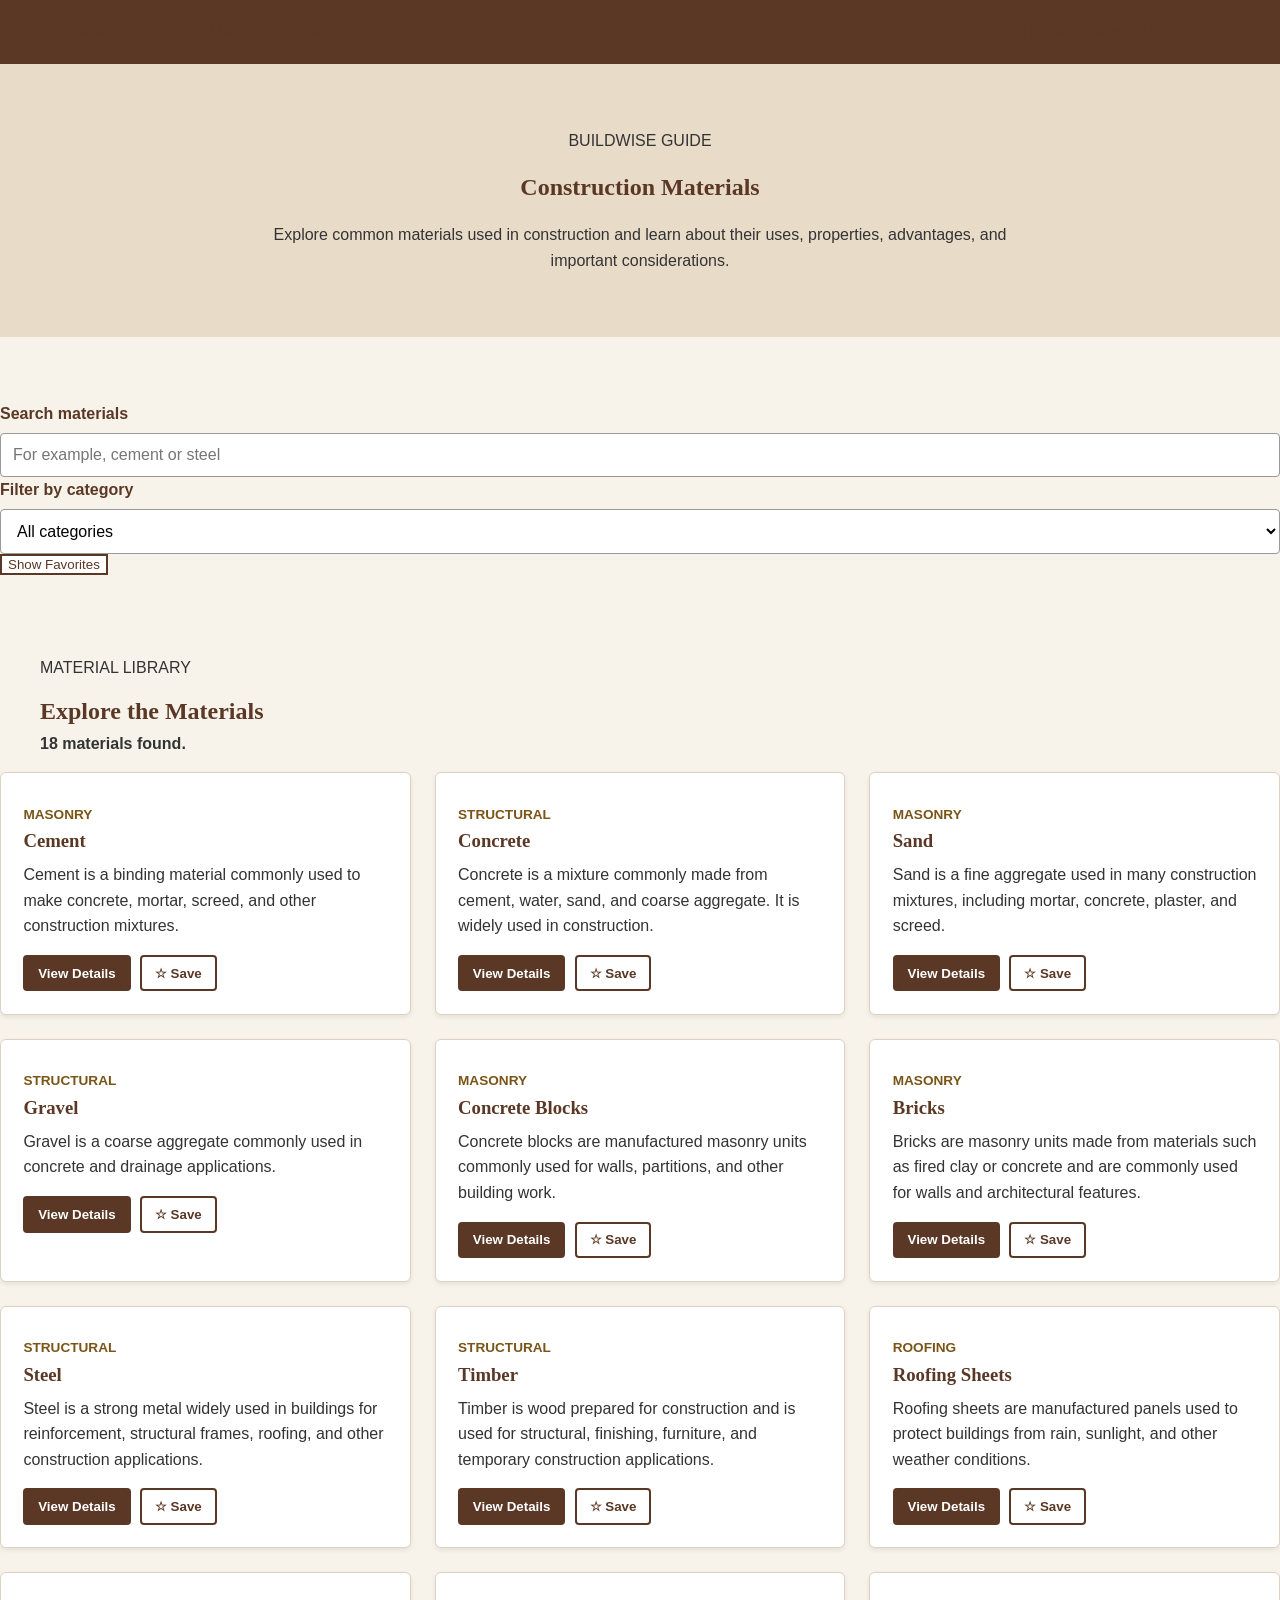
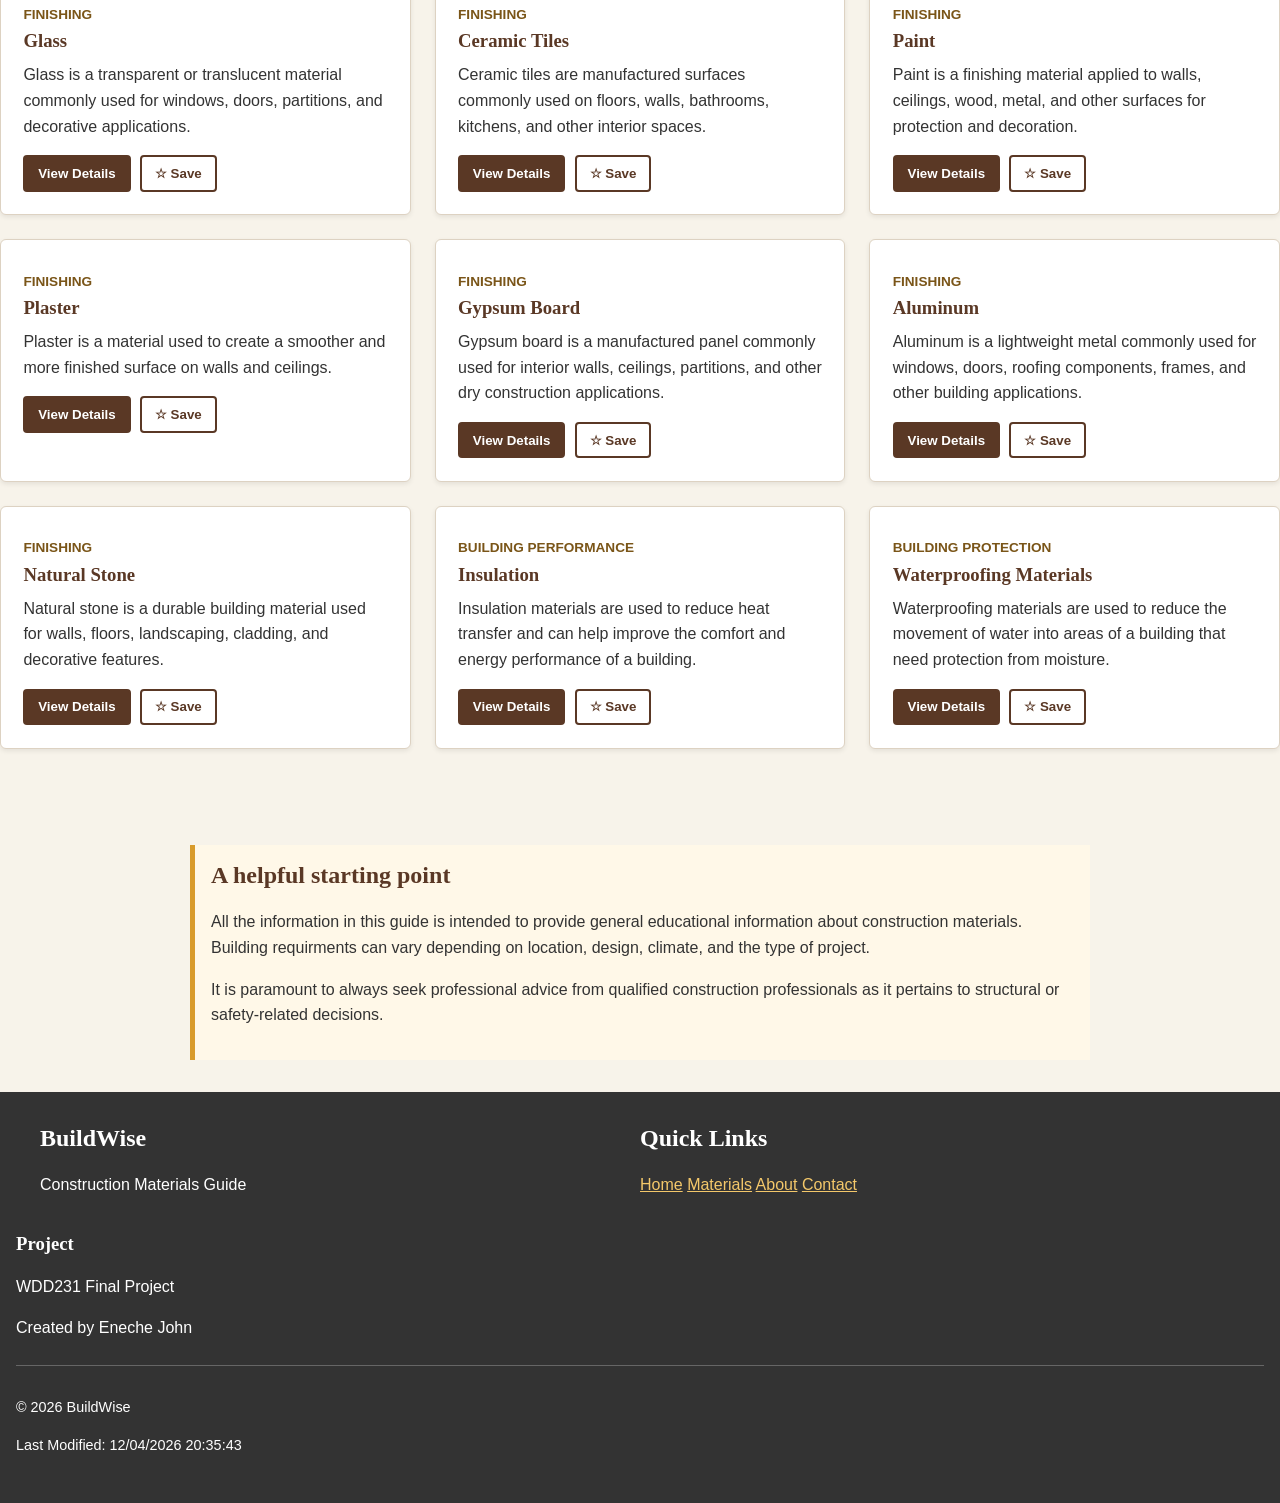
<file: project/materials.html>
<!DOCTYPE html>
<html lang="en">
    <head>
        <meta charset="UTF-8">
        <meta name="viewport" content="width=device-width, initial-scale=1.0">
        <meta name="description" content="Explore common construction materials, their uses, properties, advantages, and important considerations with the BuildWise materials guide.">
        <meta name="author" content="Eneche John">
        <meta property="og:title" content="BuildWise | Materials Guide">
        <meta property="og:description" content="Explore common construction materials and learn about their uses, properties, advantages, and considerations.">
        <meta property="og:type" content="website">      
        <title>BuildWise | Materials Guide</title>
        <link rel="stylesheet" href="styles/small.css">
        <link rel="stylesheet" href="styles/larger.css">
        <script src="scripts/materials.js" defer></script>
    </head>
    <body>
        <header class="site-header">
            <div class="header-container">
                <a class="logo-main" href="index.html">
                    <span class="logo-main">BuildWise</span>
                    <span class="logo-tagline">Construction Materials Guide</span>
                </a>
                <button id="menu-button" class="menu-button" aria-label="Open navigation menu" aria-expanded="false">≡</button>
                <nav id="primary-navigation" class="navigation">
                    <a class="active" href="index.html">Home</a>
                    <a href="materials.html">Materials</a>
                    <a href="about.html">About</a>
                    <a href="contact.html">Contact</a>
                </nav>
            </div>
        </header>
        <main>
            <section class="page-intro">
                <div class="section-container">
                    <p class="section-label">
                        BUILDWISE GUIDE
                    </p>
                    <h1>
                        Construction Materials
                    </h1>
                    <p>
                        Explore common materials used in construction and learn about their uses, properties, advantages, and important considerations.
                    </p>
                </div>
            </section>
            <section class="materials-tools section-container">
                <div class="search-box">
                    <label for="material-search">
                        Search materials
                    </label>
                    <input type="search" id="material-search" name="material-search" placeholder="For example, cement or steel">
                </div>
                <div class="filter-box">
                    <label for="category-filter">
                        Filter by category
                    </label>
                    <select id="category-filter" name="category-filter">
                        <option value="all">
                            All categories
                        </option>
                    </select>
                </div>
                <div class="favorites-box">
                    <button id="favorites-button" class="secondary-button">
                        Show Favorites
                    </button>
                    <button id="show-all-button" class="secondary-button">
                        Show All
                    </button>
                </div>
            </section>
            <section class="results-section section-container">
                <div class="results-heading">
                    <div>
                        <p class="section-label">
                            MATERIAL LIBRARY
                        </p>
                        <h2>
                            Explore the Materials
                        </h2>
                    </div>
                    <p id="material-count" aria-live="polite">
                            Loading materials...
                    </p>
                
                </div>
                <!--JavaScript inserts material card here-->
                <div id="materials-container" class="material-grid" aria-live="polite">
                    <p class="loading-message">
                        Loading materials...
                    </p>
                </div>
            </section>
            <dialog id="material-dialog">
                <div class="dialog-content">
                    <button id="close-dialog" class="close-dialog" aria-label="Close material details">
                    &times;
                    </button>
                    <div id="dialog-details">
                    <!--JavaScript adds material information here-->
                    </div>
                </div>
            </dialog>
            <section class="materials-note">
                <div class="section-container">
                    <h2>
                        A helpful starting point
                    </h2>
                    <p>
                        All the information in this guide is intended to provide general educational information about construction materials.
                        Building requirments can vary depending on location, design, climate, and the type of project.
                    </p>
                    <p>
                        It is paramount to always seek professional advice from qualified construction professionals as it pertains to structural or
                        safety-related decisions.
                    </p>
                </div>
            </section>
        </main>
        <footer class="site-footer">
            <div class="footer-container">
                <div>
                    <h2>BuildWise</h2>
                    <p>
                        Construction Materials Guide
                    </p>
                </div>
                <div>
                    <h2>Quick Links</h2>
                        <a href="index.html">Home</a>
                        <a href="materials.html">Materials</a>
                        <a href="about.html">About</a>
                        <a href="contact.html">Contact</a>
                    </div>
                </div>
                <div>
                    <h3>Project</h3>
                    <P>WDD231 Final Project</P>
                    <p>Created by Eneche John</p>
                </div>
                
            </div>
            <div class="footer-bottom">
                <p>
                        &copy; <span id="current-year"></span>
                        BuildWise
                </p>
                <p>
                        Last Modified: <span id="last-modified"></span>
                </p>
            </div>

        </footer>
    </body>
</html>
</file>
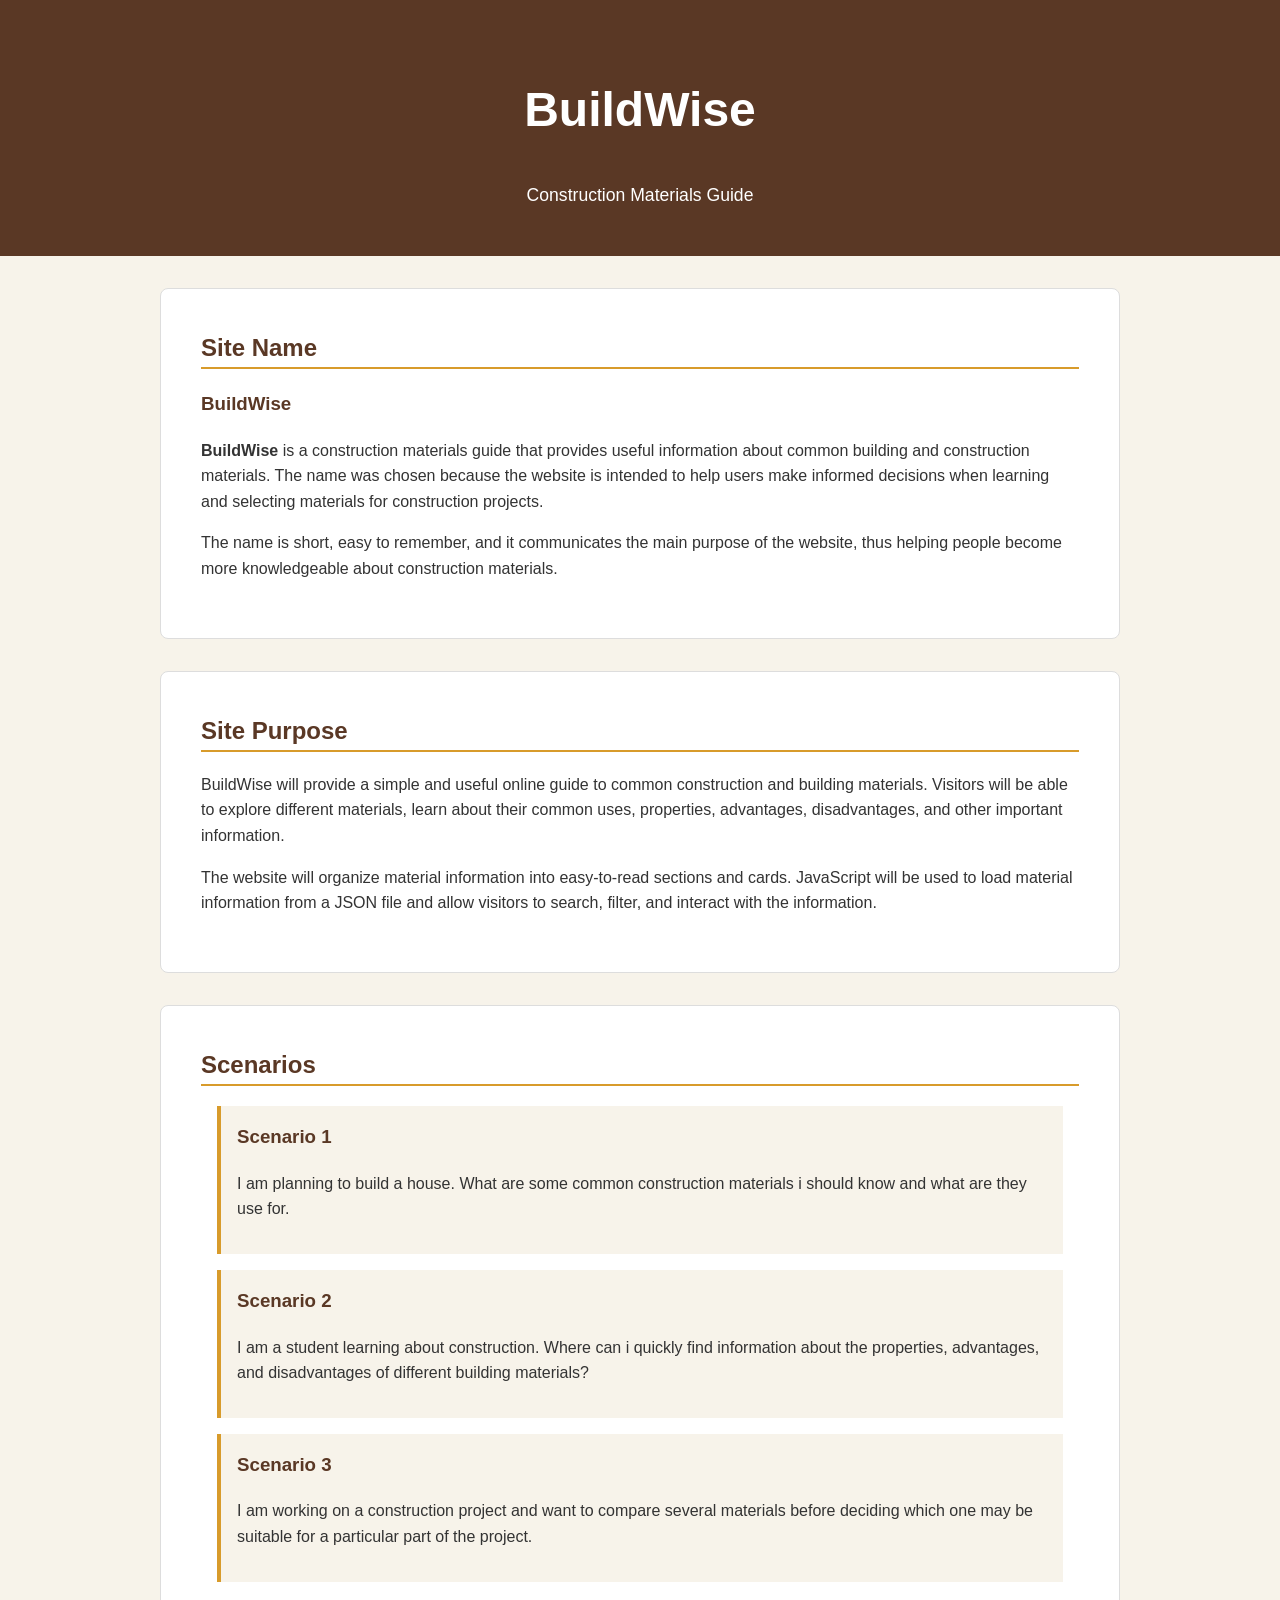
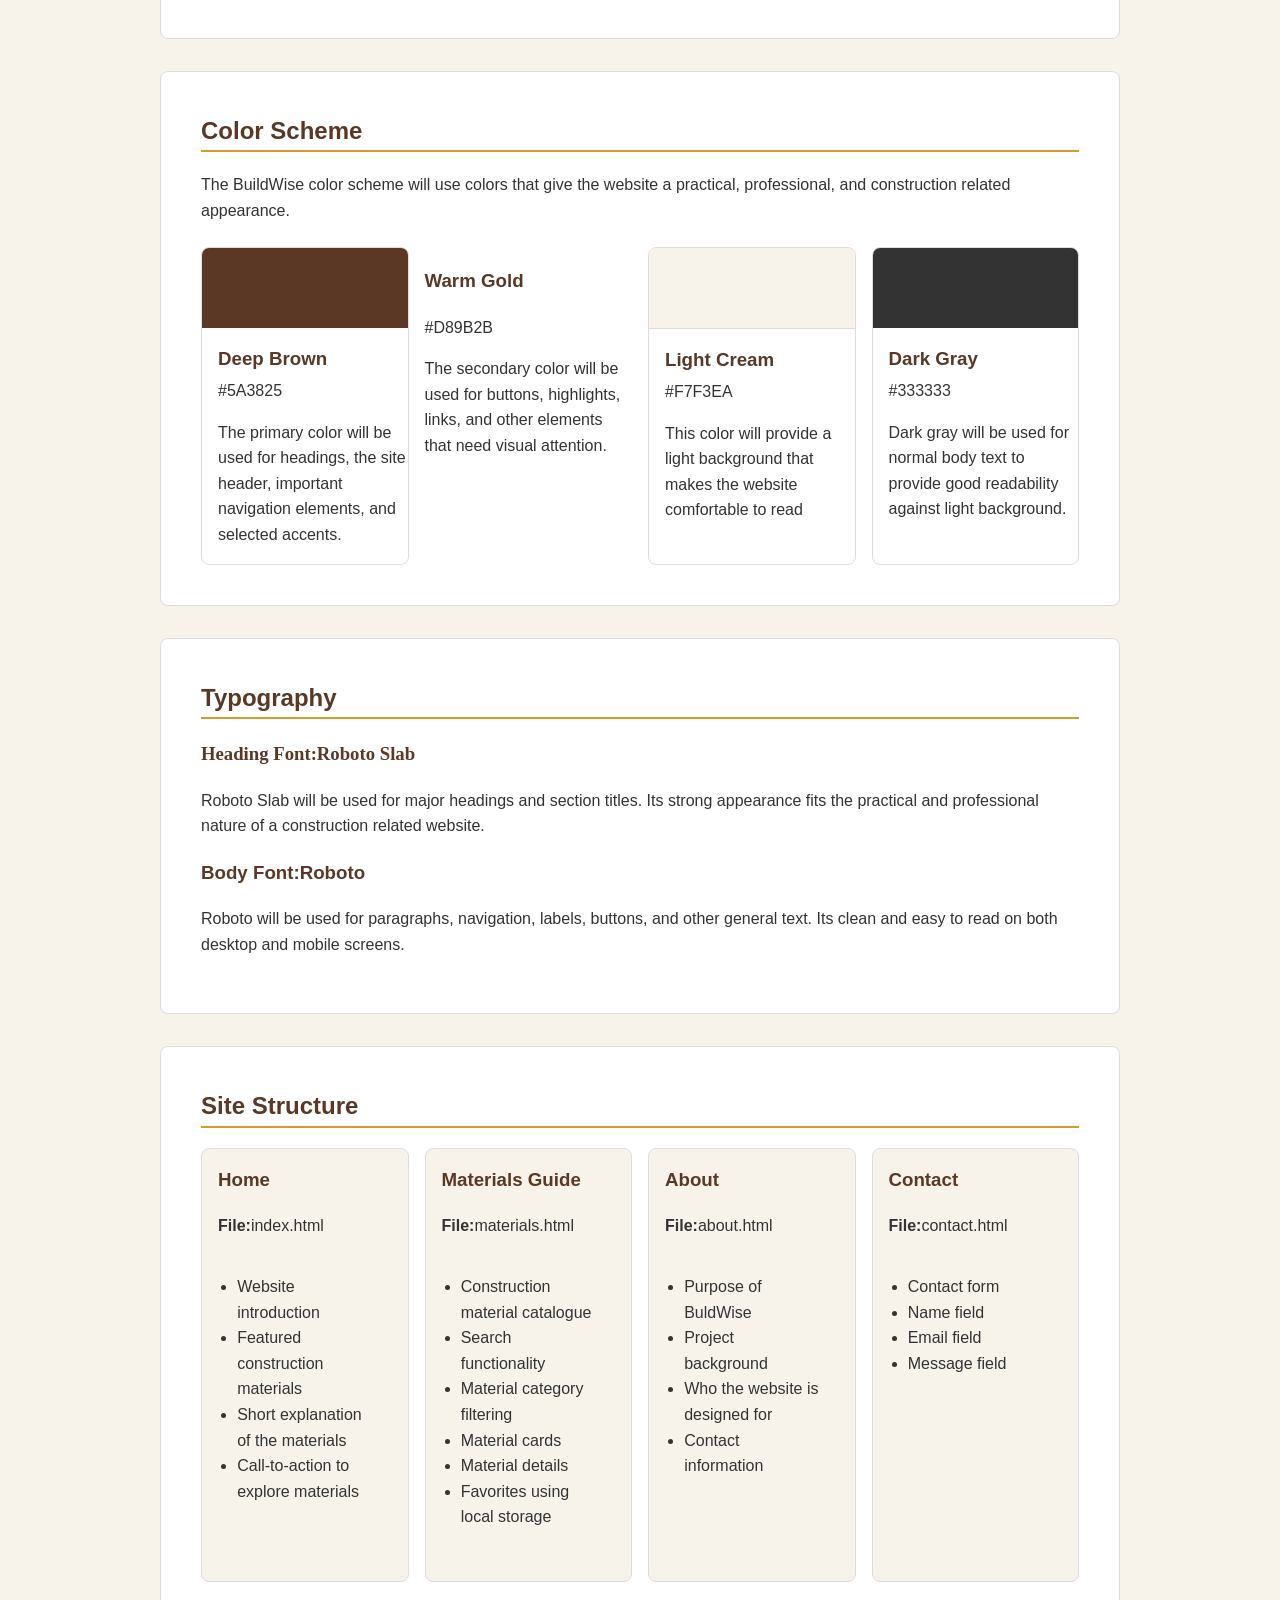
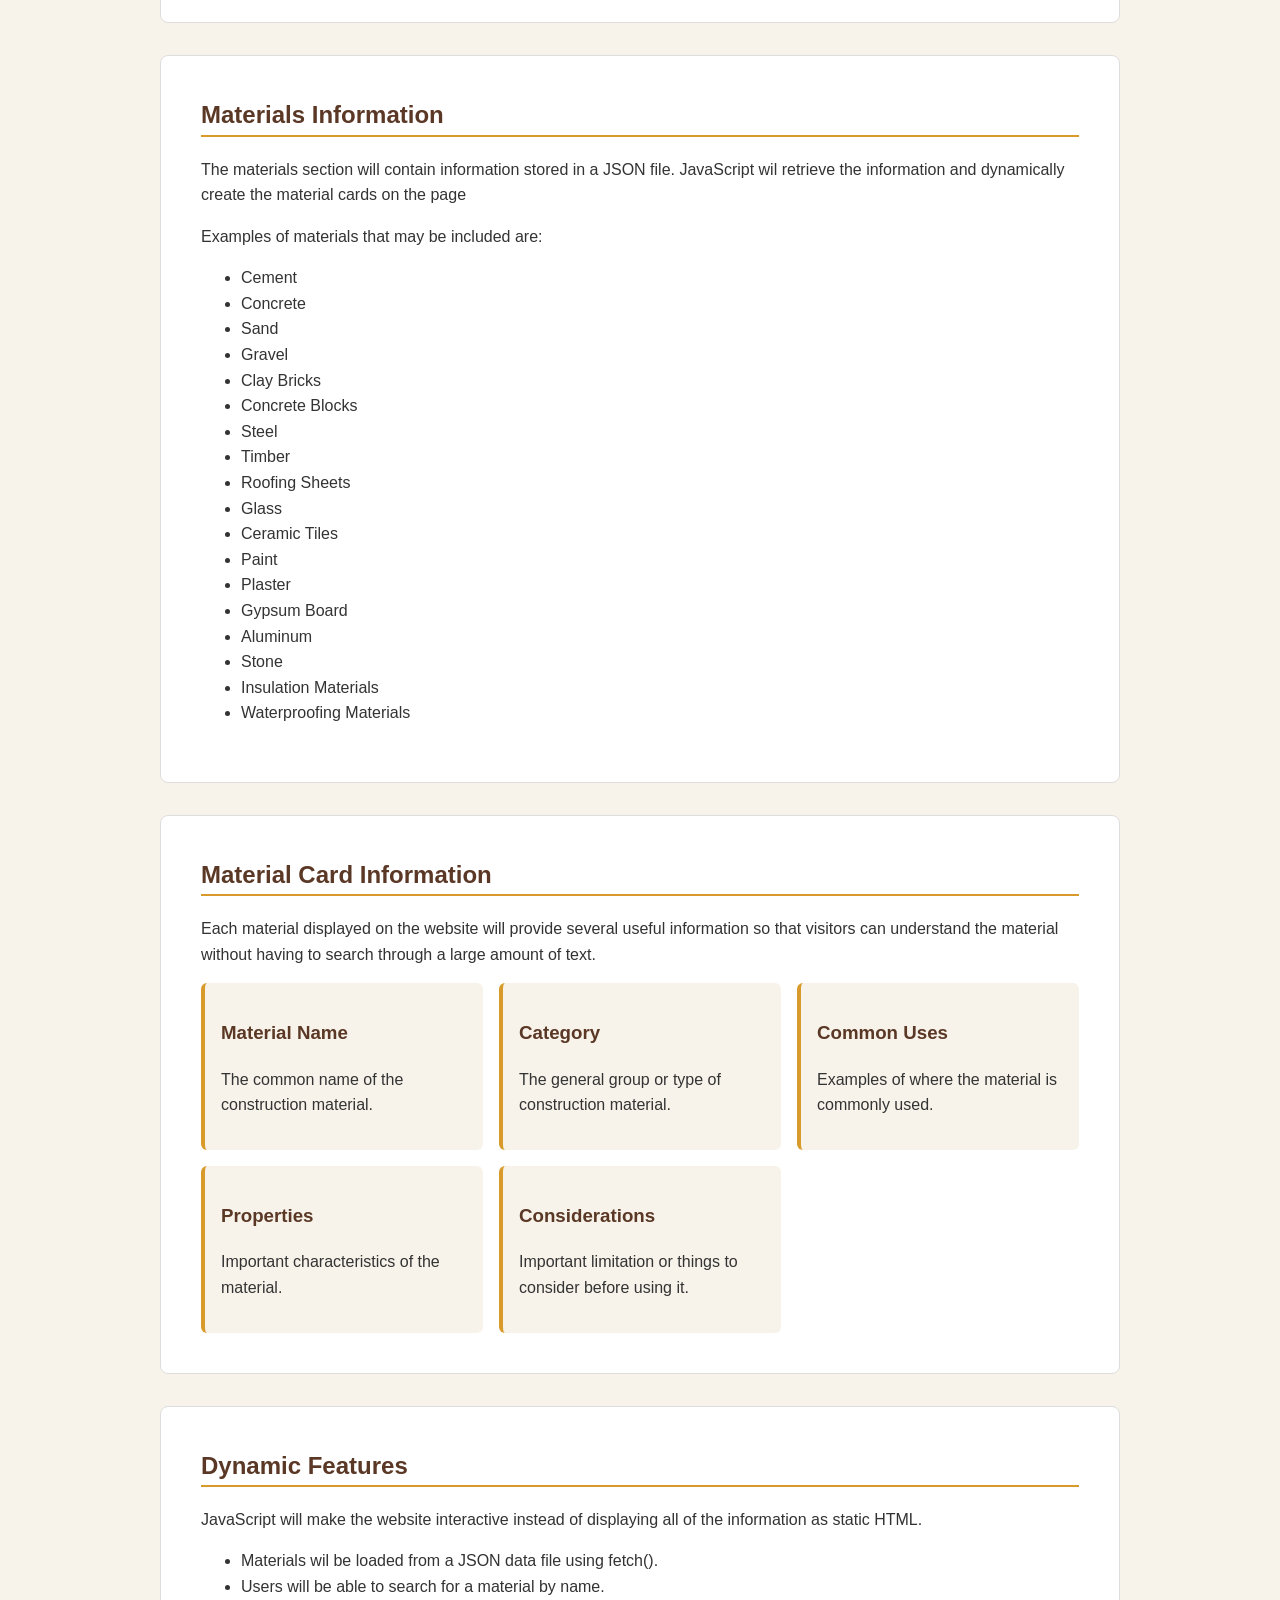
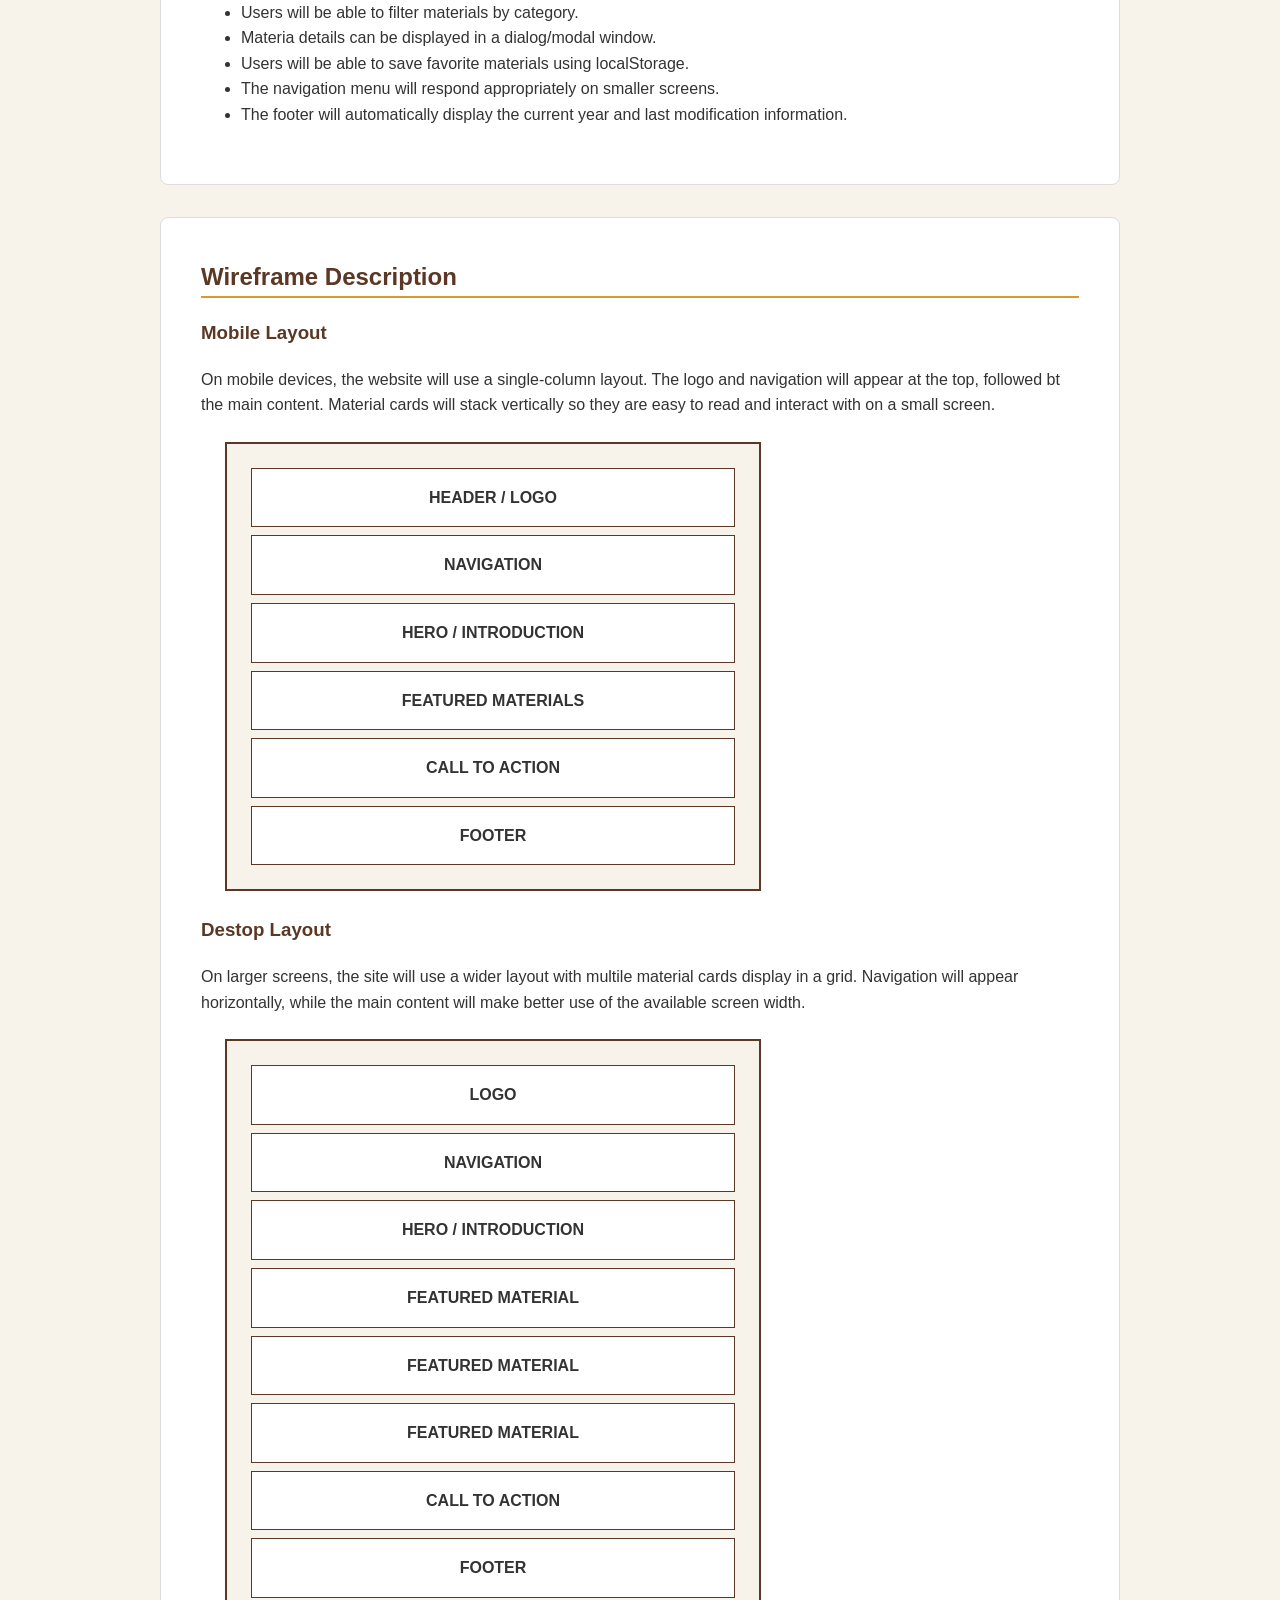
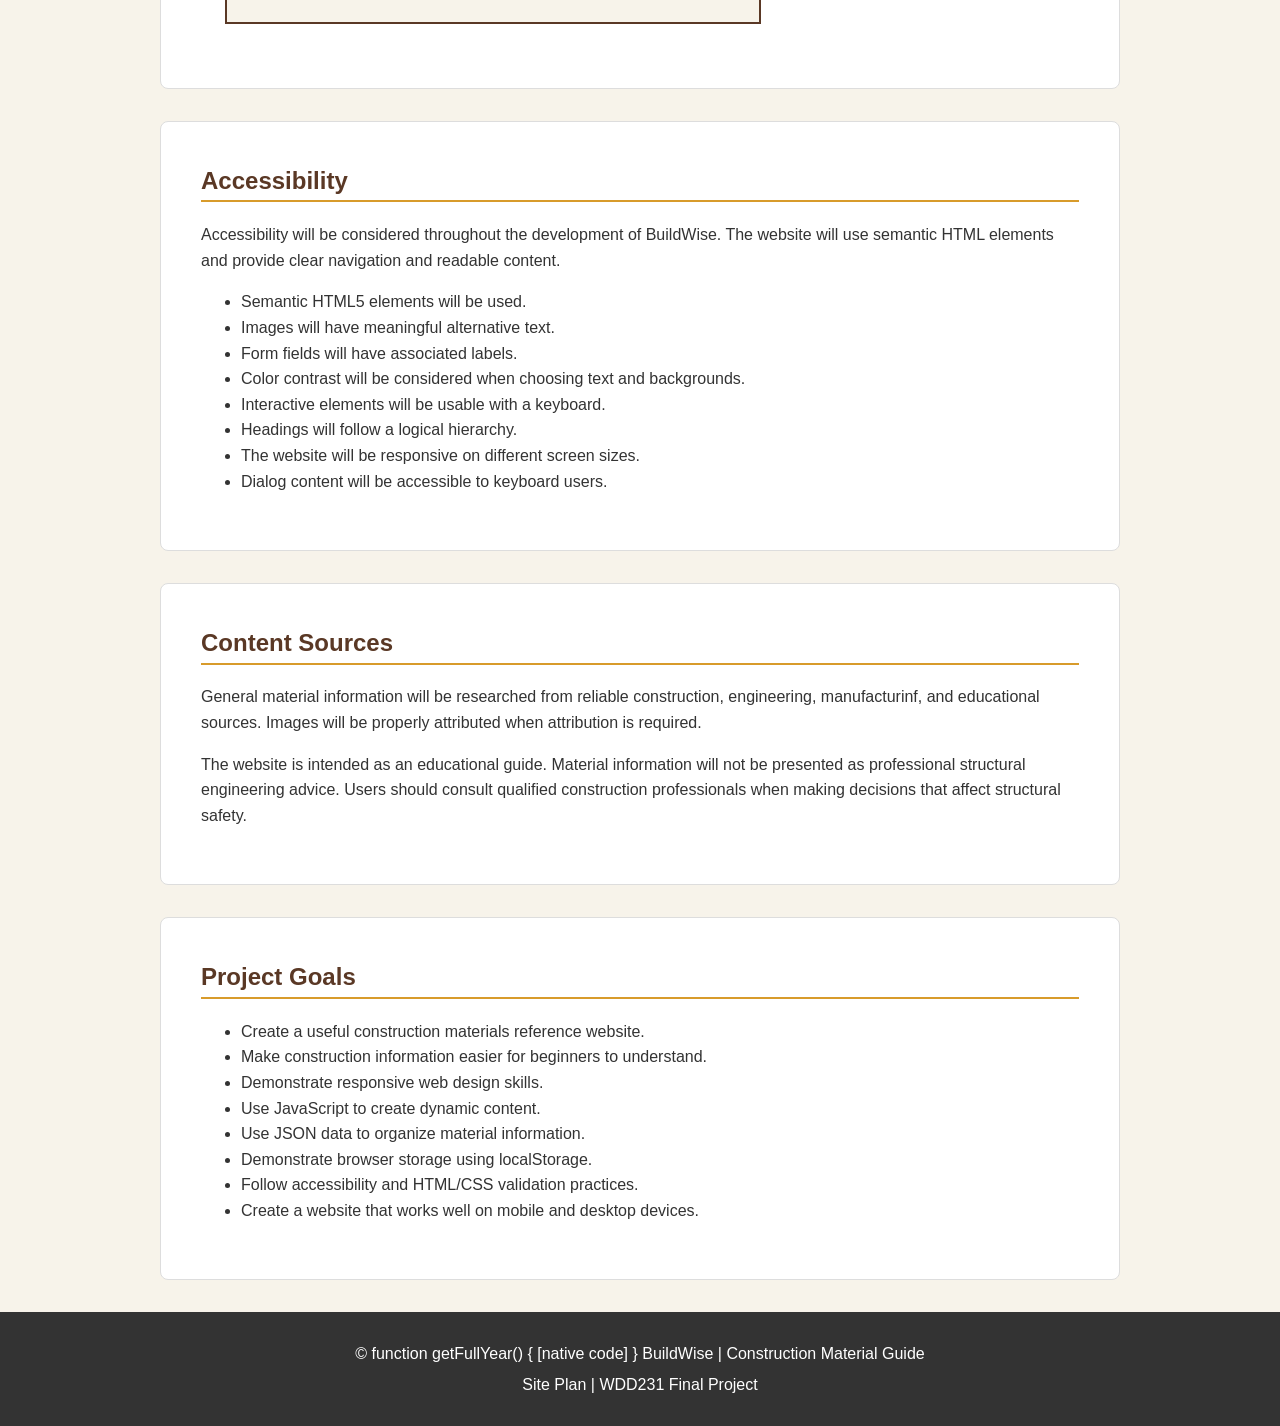
<file: project/siteplan.html>
<!DOCTYPE html>
<html lang="en">
    <head>
        <mete charset="UTF-8">
        <meta name="viewport" content="width=device-width, initial-scale=1.0">
        <title>BuildWise | Site Plan</title>
        <meta name="description" content="Site Plan for BuildWise, a construction materials guide designed to help users learn about common building materials and their uses.">
        <meta name="autor" content="Eneche John">
        <link rel="stylesheet" href="styles/siteplan.css">
    </head>
    <body>
        <header class="site-header">
            <div class="container">
                <h1>BuildWise</h1>
                <p>Construction Materials Guide</p>
            </div>
            
        </header>
        <main class="container">
            <section class="site-plan-section">
                <h2>Site Name</h2>
                <h3>BuildWise</h3>
                <p>
                    <strong>BuildWise</strong> is a construction materials guide that provides useful information about common building and construction materials.
                    The name was chosen because the website is intended to help users make informed decisions when learning and selecting materials for construction projects.
                </p>
                <p>
                    The name is short, easy to remember, and it communicates the main purpose of the website, thus helping people become more knowledgeable about construction materials.
                </p>
            </section>
            <section class="site-plan-section">
                <h2>Site Purpose</h2>
                <p>
                    BuildWise will provide a simple and useful online guide to common construction and building materials. Visitors will be able to explore different materials, learn about their common uses,
                    properties, advantages, disadvantages, and other important information.
                </p>
                <p>
                    The website will organize material information into easy-to-read sections and cards. JavaScript will be used to load material information from a JSON file and allow visitors to search, filter,
                    and interact with the information.
                </p>

            </section>
            <section class="site-plan-section">
                <h2>Scenarios</h2>
                <div class="scenario">
                    <h3>Scenario 1</h3>
                    <p>
                        I am planning to build a house. What are some common construction materials i should know and what are they use for.
                    </p>
                </div>
                <div class="scenario">
                    <h3>Scenario 2</h3>
                    <p>
                        I am a student learning about construction. Where can i quickly find information about the properties, advantages, and 
                        disadvantages of different building materials?
                    </p>
                </div>
                <div class="scenario">
                    <h3>Scenario 3</h3>
                    <p>
                        I am working on a construction project and want to compare several materials before deciding which one may be suitable for 
                        a particular part of the project.
                    </p>
                </div>
            </section>
            <section class="site-plan-section">
                <h2>Color Scheme</h2>
                <p>
                    The BuildWise color scheme will use colors that give the website a practical, professional, and construction related appearance.
                </p>
                <div class="color-grid">
                    <div class="color-card">
                        <div class="color-sample primary-color"></div>
                        <h3>Deep Brown</h3>
                        <p>#5A3825</p>
                        <p>
                            The primary color will be used for headings, the site header, important navigation elements, and selected accents.
                        </p>
                    </div>
                    <div class="color card">
                        <h3>Warm Gold</h3>
                        <p>#D89B2B</p>
                        <p>
                            The secondary color will be used for buttons, highlights, links, and other elements that need visual attention.
                        </p>
                    </div>
                    <div class="color-card">
                        <div class="color-sample light-color"></div>
                        <h3>Light Cream</h3>
                        <p>#F7F3EA</p>
                        <p>
                            This color will provide a light background that makes the website comfortable to read
                        </p>
                    </div>
                    <div class="color-card">
                        <div class="color-sample dark-color"></div>
                        <h3>Dark Gray</h3>
                        <p>#333333</p>
                        <p>
                            Dark gray will be used for normal body text to provide good readability against light background.
                        </p>
                    </div>
                </div>
            </section>
            <section class="site-plan-section">
                <h2>Typography</h2>
                <h3 class="font-heading">Heading Font:Roboto Slab</h3>
                <p>
                    Roboto Slab will be used for major headings and section titles. Its strong appearance fits the practical and professional 
                    nature of a construction related website.
                </p>
                <h3 class="font-body">Body Font:Roboto</h3>
                <p>
                    Roboto will be used for paragraphs, navigation, labels, buttons, and other general text. Its clean and easy to read on both
                    desktop and mobile screens.
                </p>
            </section>
            <section class="site-plan-section">
                <h2>Site Structure</h2>
                <div class="site-structure">
                    <div class="page-card">
                        <h3>Home</h3>
                        <p><strong>File:</strong>index.html</p>
                        <ul>
                            <li>Website introduction</li>
                            <li>Featured construction materials</li>
                            <li>Short explanation of the materials</li>
                            <li>Call-to-action to explore materials</li>
                        </ul>
                    </div>
                    <div class="page-card">
                        <h3>Materials Guide</h3>
                        <p><strong>File:</strong>materials.html</p>
                        <ul>
                            <li>Construction material catalogue</li>
                            <li>Search functionality</li>
                            <li>Material category filtering</li>
                            <li>Material cards</li>
                            <li>Material details</li>
                            <li>Favorites using local storage</li>
                        </ul>
                    </div>
                    <div class="page-card">
                        <h3>About</h3>
                        <p><strong>File:</strong>about.html</p>
                        <ul>
                            <li>Purpose of BuldWise</li>
                            <li>Project background</li>
                            <li>Who the website is designed for</li>
                            <li>Contact information</li>
                        </ul>
                    </div>
                    <div class="page-card">
                        <h3>Contact</h3>
                        <p><strong>File:</strong>contact.html</p>
                        <ul>
                            <li>Contact form</li>
                            <li>Name field</li>
                            <li>Email field</li>
                            <li>Message field</li>
                        </ul>
                    </div>
                </div>
            </section>
            <section class="site-plan-section">
                <h2>Materials Information</h2>
                <p>
                    The materials section will contain information stored in a JSON file. JavaScript wil
                    retrieve the information and dynamically create the material cards on the page
                </p>
                <p>
                    Examples of materials that may be included are:
                </p>
                <ul class="materials-list">
                    <li>Cement</li>
                    <li>Concrete</li>
                    <li>Sand</li>
                    <li>Gravel</li>
                    <li>Clay Bricks</li>
                    <li>Concrete Blocks</li>
                    <li>Steel</li>
                    <li>Timber</li>
                    <li>Roofing Sheets</li>
                    <li>Glass</li>
                    <li>Ceramic Tiles</li>
                    <li>Paint</li>
                    <li>Plaster</li>
                    <li>Gypsum Board</li>
                    <li>Aluminum</li>
                    <li>Stone</li>
                    <li>Insulation Materials</li>
                    <li>Waterproofing Materials</li>
                </ul>
            </section>
            <section class="site-plan-section">
                <h2>Material Card Information</h2>
                <p>
                    Each material displayed on the website will provide several useful information
                    so that visitors can understand the material without having to search through a 
                    large amount of text.
                </p>
                <div class="information-grid">
                    <div>
                        <h3>Material Name</h3>
                        <p>
                            The common name of the construction material.
                        </p>
                    </div>
                    <div>
                        <h3>Category</h3>
                        <p>The general group or type of construction material.</p>
                    </div>
                    <div>
                        <h3>Common Uses</h3>
                        <p>Examples of where the material is commonly used.</p>
                    </div>
                    <div>
                        <h3>Properties</h3>
                        <p>Important characteristics of the material.</p>
                    </div>
                    <div>
                        <h3>Considerations</h3>
                        <p>Important limitation or things to consider before using it.</p>
                    </div>
                </div>
            </section>
            <section class="site-plan-section">
                <h2>Dynamic Features</h2>
                <p>
                    JavaScript will make the website interactive instead of displaying all 
                    of the information as static HTML.
                </p>
                <ul>
                    <li>Materials wil be loaded from a JSON data file using fetch().</li>
                    <li>Users will be able to search for a material by name.</li>
                    <li>Users will  be able to filter materials by category.</li>
                    <li>Materia details can be displayed in a dialog/modal window.</li>
                    <li>Users will be able to save favorite materials using localStorage.</li>
                    <li>The navigation menu will respond appropriately on smaller screens.</li>
                    <li>The footer will automatically display the current year and last modification information.</li>
                </ul>
            </section>
            <section class="site-plan-section">
                <h2>Wireframe Description</h2>
                <h3>Mobile Layout</h3>
                <p>
                    On mobile devices, the website will use a single-column layout. The logo and navigation will appear at the top, followed bt the 
                    main content. Material cards will stack vertically so they are easy to read and interact with on a small screen.
                </p>
                <div class="wireframe mobile-wireframe">
                    <div>HEADER / LOGO</div>
                    <div>NAVIGATION</div>
                    <div>HERO / INTRODUCTION</div>
                    <div>FEATURED MATERIALS</div>
                    <div>CALL TO ACTION</div>
                    <div>FOOTER</div>
                </div>
                <h3>Destop Layout</h3>
                <p>
                    On larger screens, the site will use a wider layout with multile material cards display in a grid.
                    Navigation will appear horizontally, while the main content will make better use of the available screen width.

                </p>
                <div class="wireframe desktop-wireframe">
                    <div>LOGO</div>
                    <div>NAVIGATION</div>
                    <div>HERO / INTRODUCTION</div>
                    <div>FEATURED MATERIAL</div>
                    <div>FEATURED MATERIAL</div>
                    <div>FEATURED MATERIAL</div>
                    <div>CALL TO ACTION</div>
                    <div>FOOTER</div>
                </div>
            </section>
            <section class="site-plan-section">
                <h2>Accessibility</h2>
                <p>
                    Accessibility will be considered throughout the development of BuildWise. The website will use semantic HTML elements and provide clear navigation and readable content.
                </p>
                <ul>
                    <li>Semantic HTML5 elements will be used.</li>
                    <li>Images will have meaningful alternative text.</li>
                    <li>Form fields will have associated labels.</li>
                    <li>Color contrast will be considered when choosing text and backgrounds.</li>
                    <li>Interactive elements will be usable with a keyboard.</li>
                    <li>Headings will follow a logical hierarchy.</li>
                    <li>The website will be responsive on different screen sizes.</li>
                    <li>Dialog content will be accessible to keyboard users.</li>
                </ul>
            </section>
            <section class="site-plan-section">
                <h2>Content Sources</h2>
                <p>
                    General material information will be researched from reliable construction, engineering, manufacturinf, and educational sources.
                    Images will be properly attributed when attribution is required.
                </p>
                <p>
                    The website is intended as an educational guide. Material information will not be presented as professional structural engineering advice.
                    Users should consult qualified construction professionals when making decisions that affect structural safety.
                </p>
            </section>
            <section class="site-plan-section">
                <h2>Project Goals</h2>
                <ul>
                    <li>Create a useful construction materials reference website.</li>
                    <li>Make construction information easier for beginners to understand.</li>
                    <li>Demonstrate responsive web design skills.</li>
                    <li>Use JavaScript to create dynamic content.</li>
                    <li>Use JSON data to organize material information.</li>
                    <li>Demonstrate browser storage using localStorage.</li>
                    <li>Follow accessibility and HTML/CSS validation practices.</li>
                    <li>Create a website that works well on mobile and desktop devices.</li>
                </ul>
            </section>

        </main>
        <footer class="site-footer">
            <div class="container">
                <p>
                    &copy; <span id="current-year"></span> BuildWise | Construction Material Guide
                </p>
                <p>
                    Site Plan | WDD231 Final Project
                </p>
            </div>
        </footer>
        <script>
            const year = new Date().getFullYear;

            document.querySelector("#current-year"). textContent = year;
            
        </script>
    </body>
</html>
</file>
<file: styles/small.css>
body{
    color: #222;
    background-color: #f5f7f8;
    margin: 0;
    font-family: "Roboto", sans-serif;
    line-height: 1.6;
}

header{
    background-color: #1f4e5f;
    color: white;
}

.header-content{
    display: flex;
    align-items: center;
    justify-content: space-between;
    padding: 1rem;
}

.profile{
    display: flex;
    align-items: center;
    gap: 0.7rem;
}

.profile img{
    width: 60px;
    height: 60px;
    object-fit: cover;
}

.profile span{
    font-size: 1.2rem;
    font-weight: 600;
    
}

#menu-button{
    border: none;
    background: none;
    font-size: 2rem;
    color: white;
    padding: 0.25rem 0.5rem;
    cursor: pointer;
}

#menu-button:hover, #menu-button:focus{
    background-color: #163a47;
}

.navigation{
    display: none;
    flex-direction: column;
}

.navigation.open{
    display: flex;
}

.navigation a{
    text-align: center;
    text-decoration: none;
    padding: 1rem;
    color: white;
    font-weight: 500;
}

.navigation a:hover, .navigation a:focus{
    background-color: #0d2d38;
}

.navigation a.active{
    background-color: #163a47;
}

main{
    margin: 0 auto;
    padding: 1rem;
    max-width: 1200px;

}

h1{
    color: #1f4e5f;
    margin-bottom: 1rem;
}

h2{
    color: #1f4e5f;
    margin-top: 0;
}

section{
    background-color: #f5f7f8;
    border: 1px solid #ddd;
    padding: 1rem;
    border-radius: 7px;
}

.home-grid{
    display: grid;
    gap: 1rem;
}

.photo img{
    display: block;
    border-radius: 6px;
    width: 100%;
    height: auto;
}

.course-buttons{
    display: flex;
    flex-direction: column;
    margin-bottom: 1rem;
    gap: 0.5rem;
}

.filter-button{
    background-color: #ddd;
    color: #222;
    padding: 0.75rem;
    border: none;
    border-radius: 5px;
    cursor: pointer;
    font-weight: 600;
}

.filter-button:hover, .filter-button:focus{
    background-color: #bbb;

}

.filter-button.active{
    background-color: #1f4e5f;
    color: #f5f7f8;
}

.course-container{
    display: grid;
    gap: 0.5rem;
}

.course-card{
    text-align: center;
    background-color: #e9eef0;
    border-left: 5px solid #777;
    border-radius: 5px;
    padding: 1rem;
}

.course-card p{
    margin: 0.25rem 0 0;
    font-size: 0.9rem;
}

.credits{
    font-weight: 600;
}

.course-card.completed{
    border-left: 5px solid #2d6a4f;
    background-color: #d8eadf;
}

footer{
    text-align: center;
    margin-top: 2rem;
    padding: 1rem;
    background-color: #1f4e5f;
    color: #e9eef0;
}

.social-links{
    display: flex;
    justify-content: center;
    gap: 1rem;
    margin-bottom: 1rem;
    flex-wrap: wrap;

}

.social-links a{
    text-decoration: none;
    font-weight: 600;
    color: white;
}

.social-links a:hover, .social-links a:focus{
    text-decoration: underline;
}

footer p{
    margin: 0.5rem;
}

#lastModified{
    font-size: 0.7rem;
}
</file>
<file: styles/larger.css>
@media screen and (min-width: 1000px){

    .header-content{
        display: flex;
        align-items: center;
        justify-content: space-between;
        padding: 1rem 2rem;
    }

    #menu-button{
        display: none;
    }

    .navigation{
        display: flex;
        flex-direction: row;
        justify-content: center;
    }

    .navigation a{
        padding: 1rem 2rem;
    }

    .course-container{
        grid-template-columns: repeat(4, 1fr);
        gap: 1rem;
    }

    .course-card{
        min-height: 80px;
        display: flex;
        flex-direction: column;
        justify-content: center;
    }

    main{
        padding: 1.5rem;
    }

    section{
        padding: 1.5rem;
    }

    .home-grid{
        display: grid;
        grid-template-columns: 2fr 1fr;
        align-items: start;
        gap: 1.5rem;
    }

    .certificate{
        grid-column: 1/-1;
    }

    .course-buttons{
        flex-direction: row;
        justify-content: center;
        gap: 1rem;
    }

    .filter-button{
        min-width: 150px;
    }

    .social-links{
        gap: 2rem;
    }


}
</file>
<file: chamber/styles/small.css>
:root{
    --primary:#12355b;
    --secondary:#d4a017;
    --background:#f4f6f8;
    --text:#222222;
    --white:#ffffff;
    --border:#d5dbe1;
    --shadow:#0 2px 8px rgba(0, 0, 0, 0.10);
}


body{
    min-width: 320px;
    font-family: "Open Sans", Arial, sans-serif;
    color: var(--text);
    background-color: var(--background);
    line-height: 1.5;
}

h1,h2,h3{
    font-family: "Montserrat", Arial, sans-serif;
    line-height: 1.2;
}

a{
    color: var(--primary);
}

a:hover{
    color: #8a6500;
}

.site-header{
    background-color: var(--primary);
    color: var(--white);
}

.header-container{
    width: 90%;
    max-width: 1200px;
    margin: 0 auto;
    padding: 1rem 0;
    display: grid;
    grid-template-columns: 1fr auto;
    align-items: center;
    gap: 1rem;
}

.brand{
    display: flex;
    align-items: center;
    color: var(--white);
    text-decoration: none;
    gap: 0.7rem;
}

.brand img{
    width: 50px;
    height: 50px;
    object-fit: contain;
}

.brand-name{
    font-family: "Montserrat", Arial, sans-serif;
    font-size: 1rem;
    font-weight: 700;
}

.brand-location{
    font-size: 0.75rem;
}

.menu-button{
    border: 2px solid var(--white);
    background-color: transparent;
    color: var(--white);
    width: 40px;
    height: 40px;
    display: flex;
    justify-content: center;
    align-items: center;
    border-radius: 0.35rem;
    font-size: 1.5rem;
}

.menu-button:hover,.menu-button:focus{
    background-color: var(--secondary);
    color: var(--text);
}

.navigation{
    width: 100%;
    flex-direction: column;
    display: none;
}

.navigation.open{
    display: flex;
}

.navigation a{
    color: var(--white);
    text-decoration: none;
    text-align: center;
    padding: 0.75rem 1rem;
    border-radius: 0.3rem;
    font-family: "Montserrat", Arial, sans-serif;
}

.navigation a:hover,.navigation a:focus{
    background-color: var(--secondary);
    color: var(--white);
}

.navigation a.active{
    background-color: var(--secondary);
    color: var(--text);
}

main{
    width: 90%;
    max-width: 1200px;
    margin: 0 auto;
    padding: 2rem 0;
}

.directory-intro{
    background-color: var(--white);
    padding: 1.5rem;
    margin-bottom: 1.5rem;
    border-radius: 0.4rem;
    border-left: 6px solid var(--secondary);
    box-shadow: var(--shadow);
}

.directory-intro h1{
    font-size: 1.6rem;
    margin-bottom: 0.7rem;
}

.directory-intro p{
    margin-bottom: 0;
}

.directory-section{
    margin-bottom: 2rem;
}

.directory-heading{
    display: flex;
    flex-direction: column;
    gap: 1rem;
    margin-bottom: 1.5rem;
}

.directory-heading h2{
    margin-bottom: 0.5rem;
}

.directory-heading p{
    margin-bottom: 0;
}

.view-controls{
    display: flex;
    gap: 0.5rem;
}

.view-button{
    background-color: var(--white);
    color: var(--primary);
    padding: 0.5rem 1rem;
    font-family: "Montserrat", Arial, sans-serif;
    border: 2px solid var(--primary);
    border-radius: 0.35rem;
    font-weight: 600;

}

.view-button:hover,.view-button:focus{
    background-color: var(--primary);
    color: var(--white);

}

.view-button.active{
    background-color: var(--primary);
    color: var(--white);
}

.members-grid{
    display: grid;
    grid-template-columns: 1fr;
    gap: 1.2rem;
}

.members-card{
    background-color: var(--white);
    border: 1px solid var(--border);
    box-shadow: var(--shadow);
    border-radius: 0.5rem;
}

.members-card:hover{
    box-shadow: 0 5px 15px rgba(0, 0, 0, 0.14);
}

.members-card img{
    width: 100%;
    height: 200px;
    object-fit: cover;
}

.members-information{
    padding: 1rem;
}

.members-information h3{
    color: var(--primary);
    font-size: 1.25rem;
    margin-bottom: 0.4rem;
}

.members-information p{
    margin-bottom: 0.7rem;
}

.members-information p:last-child{
    margin-bottom: 0;
}

.membership{
    display: inline-block;
    border-radius: 1rem;
    padding: 0.25rem 0.65rem;
    font-size: 0.8rem;
    font-weight: 700;
    margin-bottom: 0.75rem;
    color: var(--text);
    background-color: var(--secondary);
}

.member-list{
    display: flex;
    flex-direction: column;
    gap: 1rem;
}

.member-list .members-card{
    display: grid;
    grid-template-columns: 1fr;
}

.member-list .members-card img{
    height: 180px;
}

.loading,.error-message{
    background-color: var(--white);
    padding: 1.5rem;
    border-radius: 0.4rem;
    text-align: center;
    box-shadow: var(--shadow);
}

.error-message{
    color: #8b1e1e;
    border-left: 5px solid #8b1e1e;
}

.site-footer{
    background-color: var(--primary);
    color: var(--white);
    padding: 2rem;
}

.footer-container{
    width: 90%;
    max-width: 1200px;
    margin: 0 auto;
    display: grid;
    grid-template-columns: 1fr;
    gap: 1.5rem;
}

.site-footer h2{
    color: var(--white);
    font-size: 1.15rem;
    margin-bottom: 0.75rem;
}

.site-footer address,.site-footer p{
    margin-bottom: 0.5rem;
}

.social-links a{
    color: var(--white);
    text-decoration: none;
    border: 1px solid var(--white);
    border-radius: 0.3rem;
    padding: 0.4rem 0.7rem;

}

.social-links a:hover, .social-links a:focus{
    background-color: var(--secondary);
    color: var(--text);

}

:focus-visible{
    outline: 3px solid var(--secondary);
    outline-offset: 3px;
}


@media(max-width:360px){
    .brand-name{
        font-size: 0.9rem;
    }

    .brand-location{
        font-size: 0.7rem;
    }

    .directory-intro h1{
        font-size: 1.5rem;
    }

    .view-controls{
        flex-direction: column;
    }

    .view-button{
        width: 100%;
    }
}

.weather-section{
    background-color: var(--white);
    padding: 1.5rem;
    margin-bottom: 2rem;
    border-radius: 0.5rem;
    box-shadow: var(--shadow);
}

.weather-section h2, .weather-section h3{
    color: var(--primary);
}

.current-weather{
    margin-bottom: 1.5rem;
}

.current-temprature{
    margin-bottom: 0.5rem;
    color: var(--primary);
    font-size: 2.5rem;
    font-weight: 700;
}

.forecast-container{
    display: grid;
    grid-template-columns: 1fr;
    gap: 1rem;
}

.forecast-card{
    text-align: center;
    padding: 1rem;
    border: 1px solid var(--border);
    background-color: var(--background);
    border-radius: 0.4rem;
}

.forecast-card p{
    font-size: 1.5rem;
    font-weight: 700;
}

.spotlight-section{
    margin: 2rem;
}

.spotlight-container{
    display: grid;
    grid-template-columns: 1fr;
    gap: 1.5rem;
}

.spotlight-card{
    padding: 1rem;
    border: 1px solid var(--border);
    background-color: var(--white);
    border-radius: 0.5rem;
    box-shadow: var(--shadow);
}

.spotlight-card h3{
    color: var(--primary);
    margin-bottom: 0.5rem;
}

.spotlight-card img{
    width: 100%;
    height: 150%;
    object-fit: contain;
    margin-bottom: 1rem;
}

.spotlight-level{
    display: inline-block;
    padding: 0.25rem 0.75rem;
    background-color: var(--secondary);
    font-size: 0.8rem;
    font-weight: 700;
    border-radius: 1rem;
    margin-bottom: 1rem;
}

.events-section{
    padding: 2rem 1rem;
    max-width: 1200px;
    margin: 0 auto;
}

.section-heading{
    text-align: center;
    margin-bottom: 1.5rem;
}

.section-heading p{
    max-width: 700px;
    margin: 0 auto;
}

.events-container{
    display: grid;
    gap: 1rem;
}

.events-card{
    background-color: var(--white);
    border: 1px solid var(--border);
    border-radius: 8px;
    padding: 1.25rem;
    box-shadow: var(--shadow);
}

.events-card h3{
    margin-bottom: 0.5rem;
}

.events-date{
    font-weight: 700;
    color: var(--primary);
}

.events-card a{
    display: inline-block;
    margin-top: 0.5rem;
    font-weight: 700;
    color: var(--primary);
}

.final-call{
    margin-top: 2rem;
}

.discover-hero{
    background: linear-gradient(
        rgba(0, 45, 80, 0.78),
        rgba(0, 45, 80, 0.78)
    ) url("../images/abuja-discover.webp");
    background-size: cover;
    background-position: center;
    min-height: 300px;
    display: grid;
    place-items: centre;
    text-align: center;
    color: white;
    padding: 2rem 1rem;
}

.discover-hero-content{
    max-width: 750px;
}

.discover-hero h1{
    margin: 0.5rem;
    font-size: 2.3rem;
}

.discover-hero p{
    line-height: 2;
}

.eyebrow{
    font-weight: 700;
    text-transform: uppercase;
    letter-spacing: 0.09rem;
    margin-bottom: 0.5rem;
}

.visitor-message{
    background-color: #eef6f8;
    border-radius: 6px;
    border-left: 5px solid #007f5f;
    padding: 1rem;
    max-width: 1100px;
}

.visitor-message p{
    margin: 0;
    font-weight: 700;
}

.discover-information{
    margin: 2rem auto;
    padding: 1rem;
    display: grid;
    gap: 1.5rem;
    max-width: 1100px;
}

.discover-information h2{
    margin-top: 0;
}

.discover-information p{
    line-height: 1.7;
}

.area-stat{
    background: #f2f5f6;
    border-radius: 8px;
    padding: 1.5rem;
    text-align: center;
}

.area-stat span{
    display: block;
    font-weight: 700;
}

.area-stat strong{
    display: block;
    margin: 0.5rem 0;
    font-size: 2rem;
}

.area-stat p{
    margin-bottom: 0;
}

.places-section{
    padding: 1rem;
    margin: 3rem;
    max-width: 1200px;
}

.section-heading{
    margin: 2rem;
    text-align: center;
}

.section-heading h2{
    margin: 0.5rem 0;
}

.section-heading p:last-child{
    max-width: 700px;
    margin-left: auto;
    margin-right: auto;
    line-height: 1.7;
}

.places-grid{
    display: grid;
    gap: 1.5rem;
    grid-template-columns: 1fr;
    grid-template-areas: "place1" "place2" "place3" "place4" "place5" "place6";

}

.places-card{
    background-color: white;
    border: 1px solid #ddd;
    border-radius: 8px;
    padding-bottom: 1rem;
    box-shadow: 0 2px 8px rgba(0, 0, 0, 0.08);
}

.places-card h2{
    padding: 1rem;
    margin: 0;
    font-size: 1.3rem;
}

.places-card figure{
    margin: 0;
}

.places-card img{
    display: block;
    width: 100%;
    height: 200px;
    object-fit: cover;
}

.places-card address{
    display: block;
    padding: 1rem 1rem 0;
    font-size: normal;
    font-weight: 700;
    line-height: 1.5;
}

.places-card p{
    padding: 0 1rem;
    line-height: 1.6;

}

.learn-more{
    margin: 0 1rem;
    background-color: #006b52;
    color: white;
    font-weight: 700;
    border-radius: 5px;
    border: none;
    cursor: pointer;
}

.learn-more:hover{
    background-color: #004f3c;
}

.discover-sources{
    padding: 1rem;
    margin: 2rem auto;
    max-width: 1100px;
    line-height: 1.7;
}
</file>
<file: chamber/styles/larger.css>
@media screen and (min-width:38rem){
    .header-container{
        align-items: center;
        grid-template-columns: auto 1fr;
    }

    .brand-name{
        font-size: 1.2rem;
    }

    .brand-location{
        font-size: 0.8rem;
    }

    .brand-img{
        width: 65px;
        height: 65px;
    }

    .menu-button{
        display: none;
    }

    .navigation{
        display: flex;
        flex-direction: row;
        grid-column: 2;
        align-items: center;
        justify-content: flex-end;
        gap: 0.25rem;
    }

    .navigation a{
        padding: 0.6rem 0.75rem;
    }

    .directory-intro{
        padding: 2rem;
    }

    .directory-intro h1{
        font-size: 2rem;
    }

    .directory-heading{
        justify-content: space-between;
        flex-direction: row;
        align-items: end;
    }

    .view-controls{
        flex-shrink: 0;
    }

    .members-grid{
        grid-template-columns: repeat(2, 1fr);
    }

    .footer-container{
        grid-template-columns: repeat(2, 1fr);
    }


}



@media screen {
    main{
        padding: 3rem 0;
    }

    .directory-intro h1{
        font-size: 2.5rem;
    }

    .members-grid{
        grid-template-columns: repeat(3, 1fr);
    }
    
    .member-card .member-list{
        align-items: center;
        grid-template-columns: 220px 1fr;
    }

    .member-card .member-list img{
        width: 220px;
        height: 160px;
    }

    .footer-container{
        grid-template-columns: 2fr 1fr 1.5fr;
    }

    
}

@media screen and (min-width:38rem){
    
    .forecast-container{
        grid-template-columns: repeat(3, 1fr);

    }

    .spotlights-container{
        grid-template-columns: repeat(2, 1fr);
    }
}


@media screen and (min-width:64rem){

    .weather-section{
        padding: 2rem;
    }

    .spotlights-container{
        grid-template-columns: repeat(3, 1fr);
    }

    .spotlight-card{
        padding: 1.5rem;
    }
}

@media screen and (min-width:38rem){
    .events-container{
        grid-template-columns: repeat(2, 1fr);
    }
}

@media screen and (min-width:64rem){
    .events-container{
        grid-template-columns: repeat(3, 1fr);
    }
}

@media screen and (min-width:641px){
    .discover-introduction{
        grid-template-columns: 2fr 1fr;
        align-items: center;

    }

    .place-grid{
        grid-template-columns: repeat(2, 1fr);
        grid-template-areas: 
        "place1 place2"
        "place3 place4"
        "place5 place6";
    }
}

@media screen and (min-width:1025px){
    .discover-hero{
        min-height: 400px;
    }

    .discover-hero h1{
        font-size: 3.2rem;

    }

    .discover-introduction{
        padding: 2rem;
    }

    .place-grid{
        grid-template-columns: repeat(4, 1fr);
        grid-template-areas: 
        "place1 place1 place2 place3"
        "place4 place5 place5 place6";

    }

    .place-card img{
        transition: 
        transorm 0.3s ease, filter 0.3s ease, opacity 0.3s ease;
    }

    .place-card figure:hover img{
        transform: scale(1.04);
        filter: brightness(0.82);
        opacity: 0.92;
    }

    .place-card:hover{
        transform: translate(-3px);
    }
}
</file>
<file: project/styles/small.css>
* {
    box-sizing: border-box;
}

body {
    margin: 0;
    font-family: Arial, Helvetica, sans-serif;
    line-height: 1.6;
    color: #333333;
    background-color: #f7f3ea;
}

img {
    max-width: 100%;
    height: auto;
    display: block;
}

a {
    color: #5a3825;
}

a:hover {
    color: #d89b2b;
}

/* ==============================
   Header
   ============================== */

.site-header {
    background-color: #5a3825;
    color: white;
    padding: 1rem;
}

.header-container {
    max-width: 1100px;
    margin: 0 auto;
    display: flex;
    align-items: center;
    justify-content: space-between;
}

.logo-link {
    color: white;
    text-decoration: none;
}

.logo-link:hover {
    color: white;
}

.logo-link h1 {
    margin: 0;
    font-family: Georgia, "Times New Roman", serif;
    font-size: 1.7rem;
}

.logo-link p {
    margin: 0;
    font-size: 0.85rem;
}

/* Mobile menu button */

#menu-button {
    background-color: transparent;
    color: white;
    border: 2px solid white;
    border-radius: 4px;
    padding: 0.4rem 0.7rem;
    font-size: 1.4rem;
    cursor: pointer;
}

/* Navigation */

.primary-navigation {
    display: none;
    max-width: 1100px;
    margin: 1rem auto 0;
}

.primary-navigation.open {
    display: block;
}

.primary-navigation ul {
    list-style: none;
    padding: 0;
    margin: 0;
}

.primary-navigation li {
    border-top: 1px solid rgba(255, 255, 255, 0.2);
}

.primary-navigation a {
    display: block;
    padding: 0.8rem;
    color: white;
    text-decoration: none;
}

.primary-navigation a:hover,
.primary-navigation a.active {
    background-color: #d89b2b;
    color: #333333;
}

/* ==============================
   General Layout
   ============================== */

main {
    min-height: 70vh;
}

.container {
    width: 92%;
    max-width: 1100px;
    margin: 0 auto;
}

section {
    padding: 2.5rem 0;
}

h1,
h2,
h3 {
    font-family: Georgia, "Times New Roman", serif;
    line-height: 1.2;
    color: #5a3825;
}

h2 {
    margin-top: 0;
}

.section-heading {
    text-align: center;
    margin-bottom: 1.5rem;
}

/* ==============================
   Hero Section
   ============================== */

.hero {
    background-color: #e8dcc9;
    padding: 3rem 1rem;
    text-align: center;
}

.hero-content {
    max-width: 800px;
    margin: 0 auto;
}

.hero-label {
    color: #5a3825;
    font-weight: bold;
    letter-spacing: 2px;
}

.hero h2 {
    font-size: 2rem;
    margin: 0.7rem 0 1rem;
}

.hero p {
    max-width: 650px;
    margin: 0 auto 1.5rem;
}

/* ==============================
   Buttons
   ============================== */

.button {
    display: inline-block;
    background-color: #d89b2b;
    color: #333333;
    padding: 0.75rem 1.2rem;
    border: 2px solid #d89b2b;
    border-radius: 4px;
    text-decoration: none;
    font-weight: bold;
    cursor: pointer;
}

.button:hover {
    background-color: #5a3825;
    border-color: #5a3825;
    color: white;
}

.secondary-button {
    background-color: white;
    color: #5a3825;
    border: 2px solid #5a3825;
}

.secondary-button:hover {
    background-color: #5a3825;
    color: white;
}

/* ==============================
   Introduction
   ============================== */

.intro {
    text-align: center;
    max-width: 800px;
    margin: 0 auto;
}

.intro p {
    margin-bottom: 0;
}

/* ==============================
   Material Cards
   ============================== */

.material-grid {
    display: grid;
    grid-template-columns: 1fr;
    gap: 1.2rem;
}

.material-card {
    background-color: white;
    border: 1px solid #ddd2c2;
    border-radius: 6px;
    padding: 1.2rem;
    box-shadow: 0 2px 5px rgba(0, 0, 0, 0.08);
}

.material-card h3 {
    margin-top: 0.3rem;
    margin-bottom: 0.6rem;
}

.material-category {
    margin: 0;
    color: #7a5518;
    font-size: 0.85rem;
    font-weight: bold;
    text-transform: uppercase;
}

.material-card p {
    margin-top: 0.5rem;
}

.card-actions {
    display: flex;
    flex-wrap: wrap;
    gap: 0.6rem;
    margin-top: 1rem;
}

.details-button,
.favorite-button {
    padding: 0.55rem 0.8rem;
    border-radius: 4px;
    cursor: pointer;
    font-weight: bold;
}

.details-button {
    background-color: #5a3825;
    color: white;
    border: 2px solid #5a3825;
}

.details-button:hover {
    background-color: #d89b2b;
    color: #333333;
    border-color: #d89b2b;
}

.favorite-button {
    background-color: white;
    color: #5a3825;
    border: 2px solid #5a3825;
}

.favorite-button:hover,
.favorite-button.saved {
    background-color: #d89b2b;
    color: #333333;
    border-color: #d89b2b;
}

/* ==============================
   Category Section
   ============================== */

.category-grid {
    display: grid;
    grid-template-columns: 1fr;
    gap: 1rem;
}

.category-card {
    background-color: white;
    border-left: 5px solid #d89b2b;
    padding: 1rem;
}

.category-card h3 {
    margin-top: 0;
}

/* ==============================
   Benefits Section
   ============================== */

.benefits {
    background-color: #e8dcc9;
}

.benefits-list {
    max-width: 750px;
    margin: 0 auto;
}

.benefits-list li {
    margin-bottom: 0.8rem;
}

/* ==============================
   Call To Action
   ============================== */

.call-to-action {
    background-color: #5a3825;
    color: white;
    text-align: center;
    padding: 2.5rem 1rem;
}

.call-to-action h2 {
    color: white;
}

.call-to-action p {
    max-width: 700px;
    margin: 0 auto 1.2rem;
}

/* ==============================
   Materials Page Introduction
   ============================== */

.page-intro {
    background-color: #e8dcc9;
    padding: 2.5rem 1rem;
    text-align: center;
}

.page-intro h2 {
    margin-top: 0;
    font-size: 2rem;
}

.page-intro p {
    max-width: 750px;
    margin: 0 auto;
}

/* ==============================
   Materials Search and Filters
   ============================== */

.material-tools {
    background-color: white;
    border: 1px solid #ddd2c2;
    border-radius: 6px;
    padding: 1.2rem;
    margin: 2rem auto;
    max-width: 1100px;
}

.search-box,
.filter-box,
.favorites-box {
    margin-bottom: 1rem;
}

.search-box label,
.filter-box label {
    display: block;
    font-weight: bold;
    margin-bottom: 0.4rem;
    color: #5a3825;
}

.search-box input,
.filter-box select {
    width: 100%;
    padding: 0.75rem;
    font-size: 1rem;
    border: 1px solid #999;
    border-radius: 4px;
    background-color: white;
}

.search-box input:focus,
.filter-box select:focus {
    outline: 3px solid #d89b2b;
    border-color: #5a3825;
}

.favorites-box {
    display: flex;
    flex-wrap: wrap;
    gap: 0.7rem;
    margin-bottom: 0;
}

/* ==============================
   Results Area
   ============================== */

.results-section {
    padding-top: 0;
}

.results-heading {
    max-width: 1100px;
    margin: 0 auto 1rem;
    padding: 0 4%;
}

.results-heading h2 {
    margin-bottom: 0.3rem;
}

#material-count {
    margin-top: 0;
    font-weight: bold;
}

/* ==============================
   Dialog
   ============================== */

#material-dialog {
    width: 90%;
    max-width: 700px;
    border: none;
    border-radius: 6px;
    padding: 0;
    background-color: white;
    color: #333333;
    box-shadow: 0 5px 25px rgba(0, 0, 0, 0.3);
}

#material-dialog::backdrop {
    background-color: rgba(0, 0, 0, 0.65);
}

.dialog-content {
    padding: 1.5rem;
}

.dialog-content h2 {
    margin-top: 0;
}

.dialog-content h3 {
    margin-bottom: 0.3rem;
}

.dialog-content ul {
    padding-left: 1.3rem;
}

.dialog-content li {
    margin-bottom: 0.4rem;
}

.close-dialog {
    display: block;
    margin-left: auto;
    background-color: #5a3825;
    color: white;
    border: none;
    border-radius: 4px;
    padding: 0.5rem 0.8rem;
    cursor: pointer;
    font-weight: bold;
}

.close-dialog:hover {
    background-color: #d89b2b;
    color: #333333;
}

/* ==============================
   Materials Note
   ============================== */

.materials-note {
    max-width: 900px;
    margin: 2rem auto;
    background-color: #fff8e8;
    border-left: 5px solid #d89b2b;
    padding: 1rem;
}

.materials-note strong {
    color: #5a3825;
}

/* ==============================
   Empty Results
   ============================== */

.no-results {
    background-color: white;
    padding: 1.5rem;
    text-align: center;
    border: 1px solid #ddd2c2;
}

/* ==============================
   Footer
   ============================== */

.site-footer {
    background-color: #333333;
    color: white;
    padding: 2rem 1rem;
}

.footer-container {
    max-width: 1100px;
    margin: 0 auto;
}

.site-footer h2,
.site-footer h3 {
    color: white;
}

.site-footer a {
    color: #f4c86a;
}

.footer-links {
    list-style: none;
    padding: 0;
}

.footer-links li {
    margin-bottom: 0.4rem;
}

.footer-bottom {
    border-top: 1px solid #666666;
    margin-top: 1.5rem;
    padding-top: 1rem;
    font-size: 0.9rem;
}

/* ==============================
   Accessibility
   ============================== */

a:focus,
button:focus,
input:focus,
select:focus {
    outline: 3px solid #d89b2b;
    outline-offset: 2px;
}

/* ==============================
   Small/Medium Screens
   ============================== */

@media screen and (min-width: 700px) {

    .hero {
        padding: 4rem 2rem;
    }

    .hero h2 {
        font-size: 2.5rem;
    }

    .material-grid {
        grid-template-columns: repeat(2, 1fr);
    }

    .category-grid {
        grid-template-columns: repeat(2, 1fr);
    }

    .material-tools {
        display: grid;
        grid-template-columns: 2fr 1fr;
        gap: 1rem;
    }

    .search-box,
    .filter-box,
    .favorites-box {
        margin-bottom: 0;
    }

    .favorites-box {
        grid-column: 1 / -1;
    }

    .page-intro {
        padding: 3.5rem 2rem;
    }
}


.contact-layout {
    display: grid;
    grid-template-columns: 1fr;
    gap: 2rem;
}

.contact-form-section,
.contact-information {
    background-color: white;
    border: 1px solid #ddd2c2;
    border-radius: 6px;
    padding: 1.5rem;
}

.form-group {
    margin-bottom: 1.2rem;
}

.form-group label {
    display: block;
    margin-bottom: 0.4rem;
    font-weight: bold;
    color: #5a3825;
}

.form-group input,
.form-group textarea {
    width: 100%;
    padding: 0.75rem;
    font-family: Arial, Helvetica, sans-serif;
    font-size: 1rem;
    border: 1px solid #999999;
    border-radius: 4px;
    background-color: white;
}

.form-group textarea {
    resize: vertical;
}

.form-group input:focus,
.form-group textarea:focus {
    outline: 3px solid #d89b2b;
    border-color: #5a3825;
}

.contact-information ul {
    padding-left: 1.3rem;
}

.contact-information li {
    margin-bottom: 0.6rem;
}

.form-result {
    background-color: #e8dcc9;
    padding: 2.5rem 0;
}

.form-result h2 {
    margin-top: 0;
}

.form-result[hidden] {
    display: none;
}
</file>
<file: project/styles/larger.css>
@media screen and (min-width: 1000px) {

    /* ==============================
       Header and Navigation
       ============================== */

    .site-header {
        padding: 1.2rem;
    }

    .header-container {
        max-width: 1200px;
    }

    #menu-button {
        display: none;
    }

    .primary-navigation {
        display: block;
        margin: 0 auto;
        max-width: 1200px;
    }

    .primary-navigation ul {
        display: flex;
        justify-content: flex-end;
        gap: 0.5rem;
    }

    .primary-navigation li {
        border-top: none;
    }

    .primary-navigation a {
        padding: 0.7rem 1rem;
        border-radius: 4px;
    }

    /* ==============================
       General Layout
       ============================== */

    .container {
        width: 90%;
        max-width: 1200px;
    }

    section {
        padding: 4rem 0;
    }

    /* ==============================
       Hero
       ============================== */

    .hero {
        padding: 5rem 2rem;
    }

    .hero h2 {
        font-size: 3rem;
    }

    /* ==============================
       Material Cards
       ============================== */

    .material-grid {
        grid-template-columns: repeat(3, 1fr);
        gap: 1.5rem;
    }

    .material-card {
        padding: 1.4rem;
    }

    .material-card:hover {
        border-color: #d89b2b;
    }

    /* ==============================
       Categories
       ============================== */

    .category-grid {
        grid-template-columns: repeat(4, 1fr);
        gap: 1.2rem;
    }

    /* ==============================
       Materials Page
       ============================== */

    .page-intro {
        padding: 4rem 2rem;
    }

    .page-intro h2 {
        font-size: 2.7rem;
    }

    .material-tools {
        max-width: 1200px;
        grid-template-columns: 2fr 1fr auto;
        align-items: end;
        padding: 1.5rem;
    }

    .favorites-box {
        grid-column: auto;
    }

    .results-heading {
        max-width: 1200px;
        padding: 0;
    }

    /* ==============================
       Dialog
       ============================== */

    #material-dialog {
        max-width: 750px;
    }

    .dialog-content {
        padding: 2rem;
    }

    /* ==============================
       Benefits
       ============================== */

    .benefits-list {
        max-width: 850px;
    }

    /* ==============================
       Footer
       ============================== */

    .footer-container {
        max-width: 1200px;
        display: grid;
        grid-template-columns: 2fr 1fr 1fr;
        gap: 2rem;
    }

    .footer-bottom {
        grid-column: 1 / -1;
    }


.contact-layout {
    grid-template-columns: 2fr 1fr;
    align-items: start;
    gap: 2rem;
}

.contact-form-section,
.contact-information {
    padding: 2rem;
}

}
</file>
<file: chamber/styles/about.css>
.about-page{
    max-width: 1200px;
    margin: 0 auto;
    padding: 2rem;
}

.about-heading{
    text-align: center;
    padding: 1rem 0 2rem;
}

.about-heading h1{
    margin-bottom: 0.75rem;
}

.about-heading p{
    max-width: 750px;
    margin: 0 auto;
}

.about-introduction{
    display: grid;
    gap: 2rem;
    margin-bottom: 3rem;

}

.about-text{
    align-self: center;
}

.section-label{
    display: inline-block;
    margin-bottom: 0.5rem;
    color: var(--primary);
    font-weight: 700;
    text-transform: uppercase;
    letter-spacing: 0.05rem;
}

.about-text h2{
    margin-bottom: 1rem;
}

.about-text p{
    margin-bottom: 1rem;
}

.about-image img{
    display: block;
    width: 100%;
    border-radius: 8px;
    box-shadow: var(--shadow);
}

.mission-section{
    padding: 2rem 1rem;
    margin-bottom: 3rem;
    background-color: var(--background);
    border-radius: 8px;
}

.mission-grid{
    display: grid;
    gap: 1.5rem;
}

.mission-card{
    padding: 1.5rem;
    background-color: var(--white);
    border: 1px solid var(--border);
    border-radius: 8px;
    box-shadow: var(--shadow);
}

.mission-card h3{
    margin-bottom: 3rem;
}

.what-we-do{
    margin-bottom: 3rem;
}

.service-grid{
    display: grid;
    gap: 1rem;
}

.about-card{
    padding: 1.25rem;
    background-color: var(--white);
    border: 1px solid var(--border);
    border-radius: 8px;
    box-shadow: var(--shadow);
}

.about-card h3{
    margin-bottom: 0.75rem;
}

.community-section{
    margin-bottom: 3rem;
    padding: 2rem 1.25rem;
    background-color: var(--primary);
    color: var(--white);
    border-radius: 8px;
}

.community-content{
    max-width: 850px;
    margin: 0 auto;
}

.community-content h2{
    margin-bottom: 1rem;
}

.community-content p{
    margin-bottom: 1rem;
}

.benefits-section{
    margin-bottom: 3rem;
}

.benefits-grid{
    display: grid;
    gap: 1rem;
}

.benefit-card{
    padding: 1.25rem;
    background-color: var(--white);
    border: 1px solid var(--border);
    border-radius: var(--shadow);

}

.benefit-card h3{
    margin-bottom: 0.75rem;
}

.about-cta{
    padding: 2.5rem 1rem;
    text-align: center;
    background-color: var(--background);
    border-radius: 8px;
}

.about-cta h2{
    margin-bottom: 0.75rem;
}

.about-cta p{
    max-width: 700px;
    margin: 0 auto 1.25rem;
}

.about-cta a:focus{
    outline: 3px solid var(--secondary);
    outline-offset: 3px;
}


@media screen and (min-width:38rem){
    .about-page{
        padding: 2.5rem 1.5rem;
    }

    .about-introduction{
        grid-template-columns: 1fr 1fr;
        align-items: center;
    }

    .mission-grid{
        grid-template-columns: 2, 1fr;
    }

    .service-grid{
        grid-template-columns: repeat(2, 1fr);
    }

    .benefits-grid{
        grid-template-columns: repeat(2, 1fr);
    }
}


@media screen and (min-width:64rem){
    .about-page{
        padding-top: 3rem;
    }

    .about-heading{
        padding-bottom: 3rem;
    }

    .about-introduction{
        gap: 3rem;
    }

    .service-grid{
        grid-template-columns: repeat(4, 1fr);
    }

    .benefits-grid{
        grid-template-columns: repeat(4, 1fr);
    }

    .community-section{
        padding: 3rem;
    }

    .about-cta{
        padding: 3rem;
    }
}
</file>
<file: chamber/styles/events.css>
.events-page{
    max-width: 1200px;
    margin: 0 auto;
    padding: 2rem;
}

.events-heading{
    text-align: center;
    padding: 1rem;
}

.events-heading h1{
    margin-bottom: 0.75rem;
}

.events-heading p{
    max-width: 700px;
    margin: 0 auto;
}

.upcoming-events{
    margin-bottom: 2rem;
}

.event-list{
    display: grid;
    gap: 1.5rem;
}

.event-detail-card{
    display: grid;
    gap: 1.25rem;
    background-color: var(--white);
    border: var(--border);
    border-radius: 8px;
    padding: 1.25rem;
    box-shadow: var(--shadow);
}

.event-date-box{
    width: 100px;
    padding: 0.75rem;
    background-color: var(--primary);
    color: var(--white);
    border-radius: 8px;
    text-align: center;
    align-self: start;
    margin: 0 auto;
}

.event-month{
    display: block;
    font-size: 0.9rem;
    font-weight: 700;
    line-height: 1.2;
}

.event-year{
    display: block;
    font-size: 0.85rem;

}

.event-information h3{
    margin-bottom: 0.75rem;
}

.event-information p{
    margin-bottom: 0.75rem;
}

.event-time, .event-location{
    color: var(--text);
}

.event-button{
    display: inline-block;
    margin-top: 0.5rem;
    padding: 0.6rem;
    background-color: var(--primary);
    color: var(--white);
    border-radius: 5px;
    text-decoration: none;
    font-weight: 700;

}

.event-button:hover, .event-button:focus{
    background-color: #0c2744;
}

.event-information-section{
    margin: 2rem 0;
    padding: 2rem 1.2rem;
    background-color: var(--background);
    border-radius: 8px;
}

.event-information-content{
    max-width: 900px;
    margin: 0 auto;
}

.event-information-content h2{
    margin-bottom: 0.8rem;
}

.event-benefits{
    display: grid;
    gap: 1rem;
    margin-top: 1.5rem;
}

.benefits{
    background-color: var(--white);
    border: 1px solid var(--border);
    border-radius: 8px;
    padding: 1rem;

}

.benefits h3{
    margin-bottom: 0.5rem;
}

.event-cta{
    margin-top: 2rem;
    padding: 2.5rem;
    text-align: center;
    background-color: var(--primary);
    color: var(--white);
    border-radius: 8px;
}

.event-cta h2{
    margin-bottom: 0.75rem;
}

.event-cta p{
    max-width: 650px;
    margin: 0 auto 1.25rem;
}

.event-cta, .hero-button{
    display: inline-block;
    background-color: var(--secondary);
    color: var(--text);
    padding: 0.75rem;
    border-radius: 5px;
    font-weight: 700;
    text-decoration: none;

}

.event-button:focus, .event-cta a:focus{
    outline: 3px solid var(--secondary);
    outline-offset: 3px;
}


@media screen and (min-width:38rem){
    .events-page{
        padding: 2.5rem 1.5rem;
    }

    .event-detail-card{
        grid-template-columns: 110px 1fr;
        align-items: start;
        padding: 1.5rem;
    }

    .event-date-box{
        margin: 0;
    }

    .event-benefits{
        grid-template-columns: repeat(3, 1fr);
    }
}


@media screen and (min-width:64rem){
    .events-page{
        padding-top: 3rem;
    }

    .events-heading{
        padding-bottom: 3rem;
    }

    .event-list{
        gap: 2rem;
    }

    .event-detail-card{
        grid-template-columns: 120px 1fr;
        padding: 1.75rem;
    }

    .event-date-box{
        width: 110px;
    }

    .event-day{
        font-size: 2.5rem;
    }

    .event-information-section{
        padding: 2.5rem;
    }

    .event-cta{
        padding: 3rem;
    }
}
</file>
<file: chamber/styles/join.css>
.join-page{
    max-width: 1200px;
    margin: 0 auto;
    padding: 2rem 1rem;
}

.page-heading{
    text-align: center;
    margin-bottom: 2rem;
}

.page-heading h1{
    margin-bottom: 0.5rem;
}

.join-layout{
    display: grid;
    gap: 2rem;
}

.form-section, .membership-section{
    background-color: var(--white);
    padding: 1.5rem;
    border-radius: 8px;
    box-shadow: var(--shadow);
}

.form-section h2, .membership-section h2{
    margin-bottom: 1.5rem;
}


/* Form styling */
form{
    display: grid;
    gap: 1rem;
}

form > label{
    display: flex;
    flex-direction: column;
    gap: 0.4rem;
    font-weight: 600;
}

input[type="text"],
input[type="email"],
input[type="tel"],
textarea{
    width: 100%;
    padding: 0.75rem;
    border: 1px solid var(--border);
    border-radius: 5px;
    background-color: white;
}

textarea{
    resize: vertical;
}

fieldset{
    border: 1px solid var(--border);
    border-radius: 5px;
    padding: 1rem;
}

legend{
    padding: 0.5rem;
    font-weight: 600;
}

fieldset label{
    display: block;
    margin: 0.75rem;
    font-weight: 400;
}

input[type="radio"]{
    margin-right: 0.5rem;
}

input[type="submit"]{
    padding: 0.85rem 1rem;
    border: none;
    border-radius: 5px;
    background-color: var(--primary);
    color: var(--white);
    font-weight: 700;
    cursor: pointer;
}

input[type="submit"]:hover{
    background-color: #0c2744;
}

/* Membership-cards */
.membership-cards{
    display: grid;
    gap: 1rem;
}

.membership-card{
    background-color: var(--background);
    border: 1px solid var(--border);
    padding: 1.25rem;
    text-align: center;
    border-radius: 8px;
    /*Cards move into place when the page load */
    opacity: 0;
    transform: translateY(20px);
    animation: showCard 0.8s ease forwards;
}

.membership-card:nth-child(2){
    animation-delay: 0.2s;
}

.membership-card:nth-child(3){
    animation-delay: 0.4s;
}

.membership-card:nth-child(4){
    animation-delay: 0.6s;
}

@keyframes showCard{
    from{
        opacity: 0;
        transform: translateY(20px);
    }

    to{
        opacity: 1;
        transform: translateY(0);
    }
}

.membership-card h3{
    margin-bottom: 0.5rem;
}

.modal-button{
    border: none;
    background: none;
    color: var(--primary);
    text-decoration: underline;
    font-weight: 700;
}

/*Membership dialog */
dialog{
    padding: 1.5rem;
    box-shadow: 5px 20px rgba(0, 0, 0, 0.25);
    width: min(90%, 500px);
    border: none;
    border-radius: 8px;
}

dialog::backdrop{
    background-color: rgba(0, 0, 0, 0.55);
}

dialog h2{
    margin-bottom: 1rem;
}

dialog li{
    margin-bottom: 0.6rem;
}

.close-modal{
    margin-top: 1rem;
    padding: 0.6rem 1rem;
    border: none;
    border-radius: 5px;
    background-color: var(--primary);
    color: var(--white);
    cursor: pointer;
}

/* keyboard focus */
input:focus,
textarea:focus,
button:focus,
a:focus{
    outline: 3px solid var(--secondary);
    outline-offset: 2px;
}

/*Larger screen */
@media screen and (min-width){
    .join-layout{
        grid-template-columns: 1.5fr 1fr;
        align-items: start;
    }

    .membership-cards{
        grid-template-columns: 1fr;
    }
    
}
</file>
<file: chamber/styles/siteplan.css>
@import url('https://fonts.googleapis.com/css2?family=Montserrat:@500;600;700&family=Open+Sans:wght@400;500;600&display=swap');

.{box-sizing: border-box;}

html{scroll-behavior: smooth;}

body{margin: 0; background-color: #f4f6f8; color: #222222;
font-family: "Open Sans", Arial, sans-serif; line-height: 1.6;}

header{background-color: #12355b; color: #ffffff; padding: 2rem 1rem;
border-bottom: 6px solid #d4a017;}

.header-content{max-width: 1100px; margin: 0 auto; display: flex; align-items: center; gap: 1rem;}

.logo-text{margin: 0; width: 75px; height: 75px; display: flex; align-items: center; justify-content: center;
background-color: #d4a017; color: #12355b; border-radius: 50%; font-family: "Montserrat", sans-serif; font-size: 1.6rem; font-weight: 700;}

h1, h2, h3{font-family: "Montserrat", Arial, sans-serif; line-height: 1.2;}

h1{margin: 0; font-size: 2rem;}

.subtitle{margin: 0.4rem 0 0;}

main{max-width: 1100px; margin: 0 auto; padding: 1rem;}

section{background-color: #ffffff; margin: 1.5rem 0; padding: 1.5rem; border-radius: 10px; box-shadow: 0 2px 8px rgba(0, 0, 0.08);}

section h2{color: #12355b; border-bottom: 3px solid #d4a017; padding-bottom: 0.5rem;}

.intro{background-color: #12355b; color: #ffffff;}

.intro h2{color: #ffffff; border-color: #d4a017;}

ul{padding-left: 1.5rem;}

li{margin-bottom: 0.5rem;}

.scenerio{border-left: 5px solid #d4a017; padding: 0.5rem 1rem; margin: 1rem 0; background-color: #f4f6f8;}

.scenerio h3{color: #12355b; margin-bottom: 0.3rem;}

.color-grid{display: grid; grid-template-columns: repeat(auto-fit, minmax(150px, 1fr)); gap: 1rem; margin: 1rem 0;}

.color-card{
    min-height: 120px;
    padding: 1rem; 
    border-radius: 8px; 
    display: flex; 
    flex-direction: column; 
    justify-content: center;
    text-align: center; 
    font-family: "Montserrat", sans-serif; 
    border: 1px solid #cccccc;
}

.color-card span{font-weight: 700; font-size: 1.1rem;}

.navy{background-color: #12355b; color: #222222;}

.gold{background-color: #f4f6f8; color: #222222;}

.light{background-color: #f4f6f8; color: #222222;}

.dark{background-color: #222222; color: #ffffff;}

.white{background-color: #ffffff; color: #222222;}

.font-example{padding: 1rem; background-color: #f4f6f8; margin: 1rem 0; border-radius: 8px;}

.font-example h3{font-family: "Montserrat", sans-serif;}

.body-font{font-family: "Open Sans", Arial, sans-serif;}

.sitemap{max-width: 700px; margin: 2rem auto; text-align: center;}

.sitemap-home{background-color: #12355b; color: #ffffff; padding: 1rem; border-radius: 8px; font-family: "Montserrat"
, sans-serif; font-weight: 700; }

.sitemap-pages{display: grid; grid-template-columns: repeat(4, 1fr); gap: 1rem; margin-top: 2rem;}

.sitemap-pages div{background-color: #d4a017; padding: 1rem 0.5rem; border-radius: 8px; font-weight: 600;}

.content-card{border: 1px solid #d9d9d9; border-left: 5px solid #12355b; padding: 1rem; margin: 1rem 0; border-radius: 6px;}

.content-card h3{color: #12355b; margin-top: 0;}

.view-examples{display: grid; grid-template-columns: 1fr 1fr; gap: 2rem;}

.mini-grid span, .mini-list span{background-color: #12355b; color: #ffffff; padding: 1rem 0.5rem; text-align: center; border-radius: 5px;}

table{width: 100%; border-collapse: collapse; margin-top: 1rem;}

th, td{background-color: #12355b; color: #ffffff;}

th{background-color: #12355b; color: #ffffff;}

tr:nth-child(even){background-color: #f4f6f8;}

.responsive-box{display: grid; grid-template-columns: repeat(3, 1fr); gap: 1rem; text-align: center; margin-top: 1rem;}

.responsive-box div{background-color: #d4a017; padding: 1.5rem; border-radius: 8px; font-weight: 700;}

.wireframe{border: 3px solid #12355b; padding: 1rem; background-color: #f4f6f8; font-family: "Montsserrat" sans-serif;}

.wf-header, .wf-content, .wf-buttons, .wf-card, .wf-footer, .wf-row div{border: 2px solid #555555; padding: 1rem; margin-bottom: 0.8rem;
text-align: center; background-color: #ffffff;}

.wf-header{background-color: #12355b; color: #ffffff;}

.wf-header span{display: block; margin-top: 0.7rem; font-size: 0.85;}

.wf-content{background-color: #d4a017; font-weight: 700;}

.wf-buttons{background-color: #12355b; color: #ffffff; margin-bottom: 0;}

.wf-card{min-height: 100px; display: flex; align-items: center; justify-content: center;}

.wf-footer{background-color: #12355b; color: #ffffff; margin-bottom: 0;}

.desktop-wireframe .wf-business-row{display: grid; grid-template-columns: repeat(4, 1fr); gap: 1rem;}

.desktop-wireframe .wf-business-row div{min-height: 120px; display: flex; align-items: center; justify-content: center;}

.mobile-wireframe{max-width: 400px; margin: 0 auto;}

footer{background-color: #12355b; color: #ffffff; text-align: center; padding: 1.5rem; margin-top: 2rem;}

footer p{margin: 0;}

@media(max-width: 700px){header

    .header-content{
        text-align: flex-start;
    }

    .logo-text{
        width: 60px;
        height: 60px;
        font-size: 1.2rem;
        flex-shrink: 0;
    }

    h1{
        font-size: 1.4rem;
    }

    main{
        padding: 1rem;
    }

    section{
        padding: 1rem;
    }

    .sitemap-pages{
        grid-template-columns: 1fr 1fr;
    }

    .view-examples{
        grid-template-columns: 1fr;
    }

    .responsive-box{
        grid-template-columns: 1fr;
    }

    .desktop-wireframe .wf-business-row{
        grid-template-columns: 1fr 1fr;
    }

    table{
        font-size: 0.9rem;
    }

    th, td{
        padding: 0.5rem;
    }
}

@media(max-width: 450px){.header-content
    {flex-direction:column; text-align: center; align-items: center;}

    h1{
        font-size: 1.25rem;
    }

    .sitemap-pages{
        grid-template-columns: 1fr;
    }

    .mini-grid{
        grid-template-columns: 1fr;
    }

    .desktop-wireframe{
        grid-template-columns: 1fr;
    }
}
</file>
<file: project/styles/siteplan.css>
/*Basic page setup */

body{
    margin: 0;
    font-family: Arial, sans-serif;
    line-height: 1.6;
    color: #333333;
    background-color: #f7f3ea;
}

.container{
    width: 90%;
    max-width: 1100px;
    margin: 0 auto;
}

.site-header{
    background-color: #5a3825;
    color: white;
    text-align: center;
    padding: 2rem 0;
}

.site-header p{
    margin: 0.4rem;
    font-size: 1.1rem;
}

.site-header h{
    margin: 0;
    font-family: Georgia, serif;
    font-size: 2.5rem;
}

.site-plan-section{
    background-color: white;
    margin: 2rem;
    padding: 1.5rem;
    border-radius: 8px;
    border: 1px solid #dddddd;

}

.site-plan-section h2{
    margin-top: 0;
    color: #5a3825;
    border-bottom: 2px solid #d89b2b;

}

.site-plan-section h3{
    color: #5a3825;
}

.site-plan-section p{
    max-width: 900px;
}

.scenario{
    background-color: #f7f3ea;
    margin: 1rem;
    padding: 1rem;
    border-left: 4px solid #d89b2b;
}

.scenario h3{
    margin-top: 0;
}

.color-grid{
    display: grid;
    grid-template-columns: 1fr;
    gap: 1rem;
    margin-top: 1.5rem;
}

.color-card{
    border: 1px solid #dddddd;
    border-radius: 8px;
    background-color: white;
    overflow: hidden;
}

.color-sample{
    height: 80px;
}

.color-card h3, .color-card p{
    margin-left: 1rem;
    margin-left: 1rem;

}

.color-card h3{
    margin-top: 1rem;
    margin-bottom: 0.25rem;
}

.color-card p{
    margin-top: 0.25rem;
}

.primary-color{
    background-color: #5a3825;
}

.secondary-color{
    background-color: #d89b2b;
}

.light-color{
    background-color: #f7f3ea;
    border-bottom: 1px solid #dddddd;
}

.dark-color{
    background-color: #333333;
}

.font-body{
    font-family: Arial, sans-serif;

}

.font-heading{
    font-family: Georgia, serif;
}

.site-structure{
    display: grid;
    grid-template-columns: 1fr;
    gap: 1rem;
}

.page-card{
    padding: 1rem;
    background-color: #f7f3ea;
    border: 1px solid #dddddd;
    border-radius: 8px;
}

.page-card h3{
    margin-top: 0;
    color: #5a3825;
}

.page-card ul{
    padding: 1.2rem;
}

.material-list{
    columns: 1;
    padding-left: 1.5rem;
}

.material-list li{
    margin-bottom: 0.4rem;
}

.information-grid{
    display: grid;
    grid-template-columns: 1fr;
    gap: 1rem;
}

.information-grid div{
    background-color: #f7f3ea;
    padding: 1rem;
    border-radius: 6px;
    border-left: 4px solid #d89b2b;

}

.wireframe{
    margin: 1.5rem;
    border: 2px solid #5a3825;
    background-color: #f7f3ea;
    padding: 1rem;
    text-align: center;
    max-width: 500px;
}

.wireframe div{
    background-color: white;
    border: 1px solid #5a3825;
    margin: 0.5rem;
    padding: 1rem;
    font-weight: bold;
}

.site-footer{
    background-color: #333333;
    color: white;
    text-align: center;
    padding: 1.5rem;
    margin-top: 2rem;
}

.site-footer p{
    margin: 0.3rem 0;
}

@media screen and (min-width:700px){
    .container{
        width: 85%;
    }

    .site-header{
        padding: 2.5rem 0;
    }

    .site-header h1{
        font-size: 3rem;
    }

    .color-grid{
        grid-template-columns: repeat(2, 1fr);
    }

    .site-structure{
        grid-template-columns: repeat(2, 1fr);
    }

    .information-grid{
        grid-template-columns: repeat(2, 1fr);
    }

    .material-list{
        columns: 2;
    }

    .site-plan-section{
        padding: 2rem;
    }
}



@media screen and (min-width: 1000px){
    .container{
        width: 80%;
    }

    .color-grid{
        grid-template-columns: repeat(4, 1fr);
    }

    .site-structure{
        grid-template-columns: repeat(4, 1fr);
    }

    .information-grid{
        grid-template-columns: repeat(3, 1fr);
    }

    .material-list{
        columns: 3;
    }

    .site-plan-section{
        padding: 2.5rem;
    }
}
</file>
